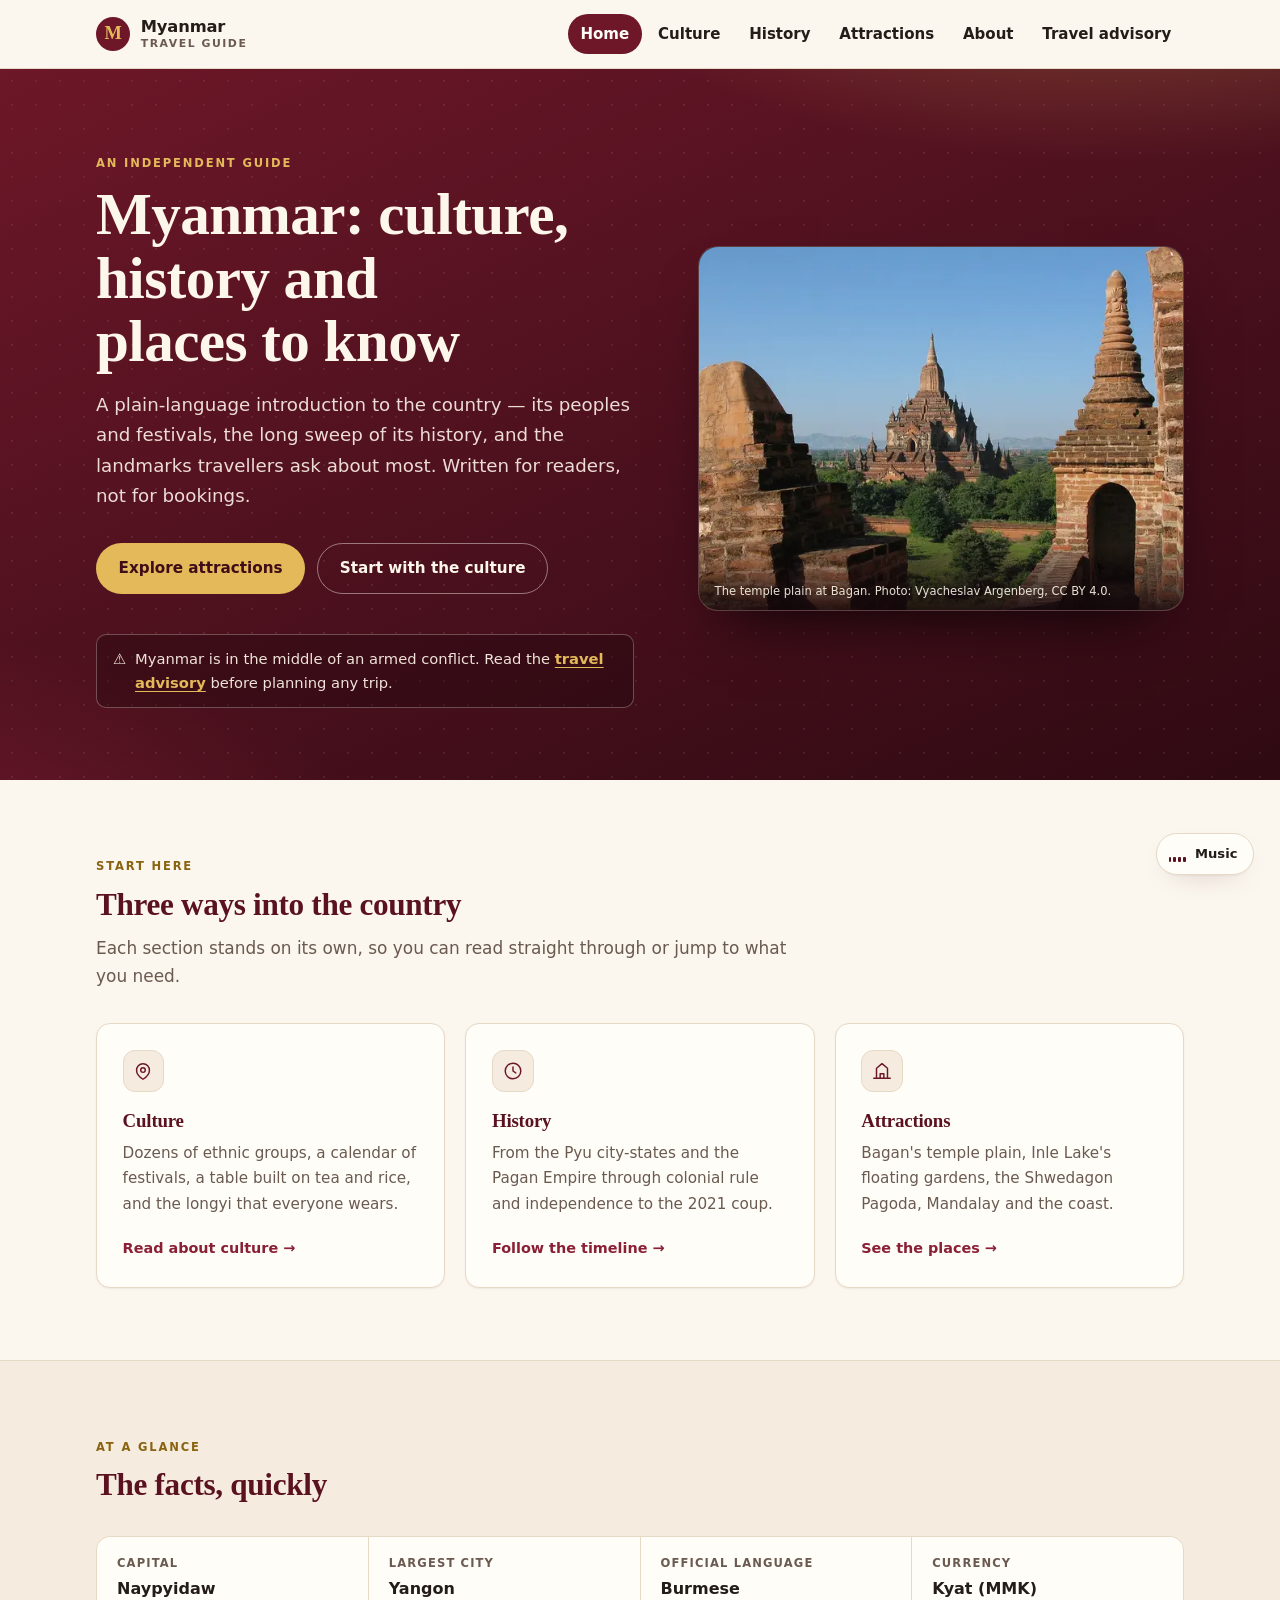
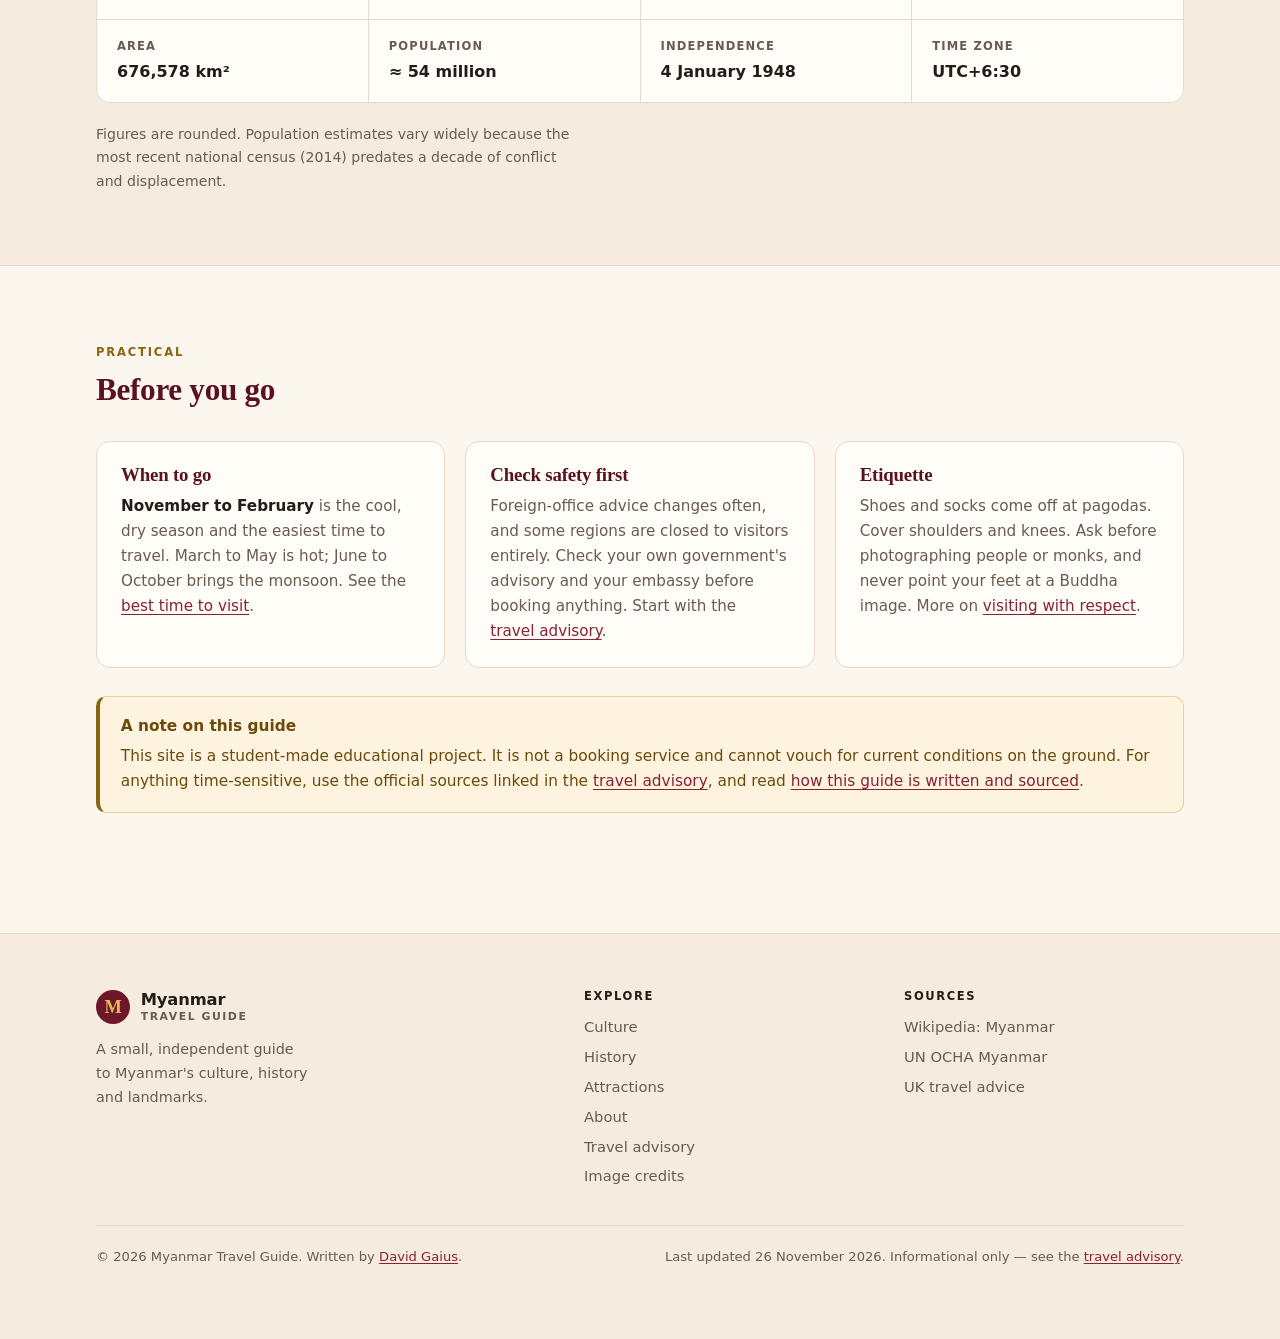
<file: index.html>
<!DOCTYPE html>
<html lang="en">
<head>
	<meta charset="UTF-8">
	<script>document.documentElement.classList.add('js');</script>
	<meta name="viewport" content="width=device-width, initial-scale=1.0">
	<title>Myanmar Travel Guide — culture, history and places to know</title>
	<meta name="description" content="An independent, plain-language guide to Myanmar: its peoples and festivals, its history from the Pyu city-states to today, and the landmarks travellers ask about most.">
	<link rel="canonical" href="https://myanmartravelguide.netlify.app/">
	<meta name="author" content="David Gaius">
	<meta name="robots" content="index, follow, max-image-preview:large">
	<meta name="theme-color" content="#fbf6ee" media="(prefers-color-scheme: light)">
	<meta name="theme-color" content="#141110" media="(prefers-color-scheme: dark)">

	<meta property="og:type" content="website">
	<meta property="og:site_name" content="Myanmar Travel Guide">
	<meta property="og:title" content="Myanmar Travel Guide">
	<meta property="og:description" content="An independent guide to Myanmar's culture, history and attractions — with a clear safety advisory.">
	<meta property="og:url" content="https://myanmartravelguide.netlify.app/">
	<meta property="og:locale" content="en_GB">
	<meta property="og:image" content="https://myanmartravelguide.netlify.app/assets/img/og/og-home.jpg">
	<meta property="og:image:width" content="1200">
	<meta property="og:image:height" content="630">
	<meta property="og:image:alt" content="Brick stupas and temple spires across the Bagan plain at sunrise.">
	<meta name="twitter:card" content="summary_large_image">
	<meta name="twitter:title" content="Myanmar Travel Guide">
	<meta name="twitter:description" content="An independent guide to Myanmar's culture, history and attractions — with a clear safety advisory.">
	<meta name="twitter:image" content="https://myanmartravelguide.netlify.app/assets/img/og/og-home.jpg">
	<meta name="twitter:image:alt" content="Brick stupas and temple spires across the Bagan plain at sunrise.">

	<link rel="icon" type="image/svg+xml" href="/favicon.svg">
	<link rel="apple-touch-icon" href="/favicon.svg">
	<link rel="stylesheet" href="/styles.css">
	<script src="/app.js" defer></script>
</head>
<body>
	<a class="skip-link" href="#main">Skip to content</a>

	<header class="site-header">
		<div class="wrap header-inner">
			<a class="brand" href="/">
				<span class="brand-mark" aria-hidden="true">M</span>
				<span class="brand-text">Myanmar <em>Travel Guide</em></span>
			</a>

			<button class="nav-toggle" type="button" aria-label="Open navigation" aria-controls="site-nav" aria-expanded="false">
				<span></span><span></span><span></span>
			</button>

			<nav class="site-nav" id="site-nav" aria-label="Main">
				<ul>
					<li><a href="/" aria-current="page">Home</a></li>
					<li><a href="/culture">Culture</a></li>
					<li><a href="/history">History</a></li>
					<li><a href="/attractions">Attractions</a></li>
					<li><a href="/about">About</a></li>
					<li><a href="/disclaimer">Travel advisory</a></li>
				</ul>
			</nav>
		</div>
	</header>

	<main id="main">
		<section class="hero">
			<div class="wrap hero-inner">
				<div class="hero-copy">
					<p class="eyebrow eyebrow--light">An independent guide</p>
					<h1>Myanmar: culture, history and places to know</h1>
					<p class="hero-lede">A plain-language introduction to the country — its peoples and festivals, the long sweep of its history, and the landmarks travellers ask about most. Written for readers, not for bookings.</p>
					<div class="hero-actions">
						<a class="btn btn-primary" href="/attractions">Explore attractions</a>
						<a class="btn btn-ghost" href="/culture">Start with the culture</a>
					</div>
					<p class="hero-note">
						<span aria-hidden="true">&#9888;</span>
						<span>Myanmar is in the middle of an armed conflict. Read the <a href="/disclaimer">travel advisory</a> before planning any trip.</span>
					</p>
				</div>

				<figure class="hero-figure">
					<picture>
						<source type="image/webp" srcset="/assets/img/bagan-hero-480.webp 480w, /assets/img/bagan-hero-800.webp 800w, /assets/img/bagan-hero-1200.webp 1200w" sizes="(max-width: 860px) 100vw, 48vw">
						<img src="/assets/img/bagan-hero.jpg" width="1600" height="899" alt="Brick stupas and temple spires spread across the Bagan plain." fetchpriority="high" decoding="async">
					</picture>
					<figcaption>The temple plain at Bagan. Photo: Vyacheslav Argenberg, CC BY 4.0.</figcaption>
				</figure>
			</div>
		</section>

		<section class="section" aria-labelledby="start-here">
			<div class="wrap">
				<div class="section-head">
					<p class="eyebrow">Start here</p>
					<h2 id="start-here">Three ways into the country</h2>
					<p class="lede">Each section stands on its own, so you can read straight through or jump to what you need.</p>
				</div>

				<div class="card-grid">
					<a class="card" href="/culture">
						<span class="card-icon" aria-hidden="true">
							<svg viewBox="0 0 24 24" width="22" height="22" fill="none" stroke="currentColor" stroke-width="1.6" stroke-linecap="round" stroke-linejoin="round"><path d="M12 21s-7-4.3-7-9.5A7 7 0 0 1 12 4a7 7 0 0 1 7 7.5C19 16.7 12 21 12 21z"/><circle cx="12" cy="11" r="2.5"/></svg>
						</span>
						<h3>Culture</h3>
						<p>Dozens of ethnic groups, a calendar of festivals, a table built on tea and rice, and the longyi that everyone wears.</p>
						<span class="card-more">Read about culture <span aria-hidden="true">&rarr;</span></span>
					</a>

					<a class="card" href="/history">
						<span class="card-icon" aria-hidden="true">
							<svg viewBox="0 0 24 24" width="22" height="22" fill="none" stroke="currentColor" stroke-width="1.6" stroke-linecap="round" stroke-linejoin="round"><circle cx="12" cy="12" r="8.5"/><path d="M12 7.5V12l3 2"/></svg>
						</span>
						<h3>History</h3>
						<p>From the Pyu city-states and the Pagan Empire through colonial rule and independence to the 2021 coup.</p>
						<span class="card-more">Follow the timeline <span aria-hidden="true">&rarr;</span></span>
					</a>

					<a class="card" href="/attractions">
						<span class="card-icon" aria-hidden="true">
							<svg viewBox="0 0 24 24" width="22" height="22" fill="none" stroke="currentColor" stroke-width="1.6" stroke-linecap="round" stroke-linejoin="round"><path d="M3 20h18M6 20V9l6-5 6 5v11"/><path d="M10 20v-5h4v5"/></svg>
						</span>
						<h3>Attractions</h3>
						<p>Bagan's temple plain, Inle Lake's floating gardens, the Shwedagon Pagoda, Mandalay and the coast.</p>
						<span class="card-more">See the places <span aria-hidden="true">&rarr;</span></span>
					</a>
				</div>
			</div>
		</section>

		<section class="section section--tint" aria-labelledby="glance">
			<div class="wrap">
				<div class="section-head">
					<p class="eyebrow">At a glance</p>
					<h2 id="glance">The facts, quickly</h2>
				</div>

				<dl class="facts">
					<div class="fact"><dt>Capital</dt><dd>Naypyidaw</dd></div>
					<div class="fact"><dt>Largest city</dt><dd>Yangon</dd></div>
					<div class="fact"><dt>Official language</dt><dd>Burmese</dd></div>
					<div class="fact"><dt>Currency</dt><dd>Kyat (MMK)</dd></div>
					<div class="fact"><dt>Area</dt><dd>676,578 km&sup2;</dd></div>
					<div class="fact"><dt>Population</dt><dd>&asymp; 54 million</dd></div>
					<div class="fact"><dt>Independence</dt><dd>4 January 1948</dd></div>
					<div class="fact"><dt>Time zone</dt><dd>UTC+6:30</dd></div>
				</dl>

				<p class="note">Figures are rounded. Population estimates vary widely because the most recent national census (2014) predates a decade of conflict and displacement.</p>
			</div>
		</section>

		<section class="section" aria-labelledby="before">
			<div class="wrap">
				<div class="section-head">
					<p class="eyebrow">Practical</p>
					<h2 id="before">Before you go</h2>
				</div>

				<div class="card-grid">
					<article class="panel">
						<h3>When to go</h3>
						<p><strong>November to February</strong> is the cool, dry season and the easiest time to travel. March to May is hot; June to October brings the monsoon. See the <a href="/attractions#when">best time to visit</a>.</p>
					</article>
					<article class="panel">
						<h3>Check safety first</h3>
						<p>Foreign-office advice changes often, and some regions are closed to visitors entirely. Check your own government's advisory and your embassy before booking anything. Start with the <a href="/disclaimer">travel advisory</a>.</p>
					</article>
					<article class="panel">
						<h3>Etiquette</h3>
						<p>Shoes and socks come off at pagodas. Cover shoulders and knees. Ask before photographing people or monks, and never point your feet at a Buddha image. More on <a href="/culture#etiquette">visiting with respect</a>.</p>
					</article>
				</div>

				<div class="callout callout--warn">
					<p class="callout-title">A note on this guide</p>
					<p>This site is a student-made educational project. It is not a booking service and cannot vouch for current conditions on the ground. For anything time-sensitive, use the official sources linked in the <a href="/disclaimer">travel advisory</a>, and read <a href="/about">how this guide is written and sourced</a>.</p>
				</div>
			</div>
		</section>
	</main>

	<footer class="site-footer">
		<div class="wrap">
			<div class="footer-grid">
				<div>
					<a class="brand" href="/">
						<span class="brand-mark" aria-hidden="true">M</span>
						<span class="brand-text">Myanmar <em>Travel Guide</em></span>
					</a>
					<p class="footer-blurb">A small, independent guide to Myanmar's culture, history and landmarks.</p>
				</div>

				<nav aria-label="Footer">
					<h2 class="footer-heading">Explore</h2>
					<ul class="footer-links">
						<li><a href="/culture">Culture</a></li>
						<li><a href="/history">History</a></li>
						<li><a href="/attractions">Attractions</a></li>
						<li><a href="/about">About</a></li>
						<li><a href="/disclaimer">Travel advisory</a></li>
						<li><a href="/credits">Image credits</a></li>
					</ul>
				</nav>

				<div>
					<h2 class="footer-heading">Sources</h2>
					<ul class="footer-links">
						<li><a href="https://en.wikipedia.org/wiki/Myanmar" target="_blank" rel="noopener noreferrer">Wikipedia: Myanmar</a></li>
						<li><a href="https://www.unocha.org/myanmar" target="_blank" rel="noopener noreferrer">UN OCHA Myanmar</a></li>
						<li><a href="https://www.gov.uk/foreign-travel-advice/myanmar" target="_blank" rel="noopener noreferrer">UK travel advice</a></li>
					</ul>
				</div>
			</div>

			<div class="footer-legal">
				<p>&copy; <span data-year>2026</span> Myanmar Travel Guide. Written by <a href="/about">David Gaius</a>.</p>
				<p>Last updated <time datetime="2026-11-26">26 November 2026</time>. Informational only &mdash; see the <a href="/disclaimer">travel advisory</a>.</p>
			</div>
		</div>
	</footer>

	<script type="application/ld+json">
	{
		"@context": "https://schema.org",
		"@graph": [
			{
				"@type": "Organization",
				"@id": "https://myanmartravelguide.netlify.app/#organization",
				"name": "Myanmar Travel Guide",
				"url": "https://myanmartravelguide.netlify.app/",
				"logo": "https://myanmartravelguide.netlify.app/favicon.svg",
				"description": "An independent, plain-language guide to Myanmar's culture, history and attractions."
			},
			{
				"@type": "Person",
				"@id": "https://myanmartravelguide.netlify.app/#author",
				"name": "David Gaius",
				"url": "https://github.com/davidtheimperial",
				"description": "Independent writer and the author of the Myanmar Travel Guide."
			},
			{
				"@type": "WebSite",
				"@id": "https://myanmartravelguide.netlify.app/#website",
				"url": "https://myanmartravelguide.netlify.app/",
				"name": "Myanmar Travel Guide",
				"inLanguage": "en",
				"description": "An independent guide to Myanmar's culture, history and attractions.",
				"publisher": { "@id": "https://myanmartravelguide.netlify.app/#organization" },
				"author": { "@id": "https://myanmartravelguide.netlify.app/#author" }
			},
			{
				"@type": "WebPage",
				"@id": "https://myanmartravelguide.netlify.app/#webpage",
				"url": "https://myanmartravelguide.netlify.app/",
				"name": "Myanmar Travel Guide — culture, history and places to know",
				"description": "An independent, plain-language guide to Myanmar: its peoples and festivals, its history, and the landmarks travellers ask about most.",
				"isPartOf": { "@id": "https://myanmartravelguide.netlify.app/#website" },
				"about": { "@id": "https://myanmartravelguide.netlify.app/#organization" },
				"inLanguage": "en",
				"datePublished": "2026-10-26",
				"dateModified": "2026-11-26"
			}
		]
	}
	</script>
	<button class="music-toggle" type="button" data-music-toggle aria-pressed="false" aria-label="Ambient music">
		<span class="music-toggle-bars" aria-hidden="true"><span></span><span></span><span></span><span></span></span>
		<span class="music-toggle-label" aria-hidden="true">Music</span>
	</button>
</body>
</html>
</file>
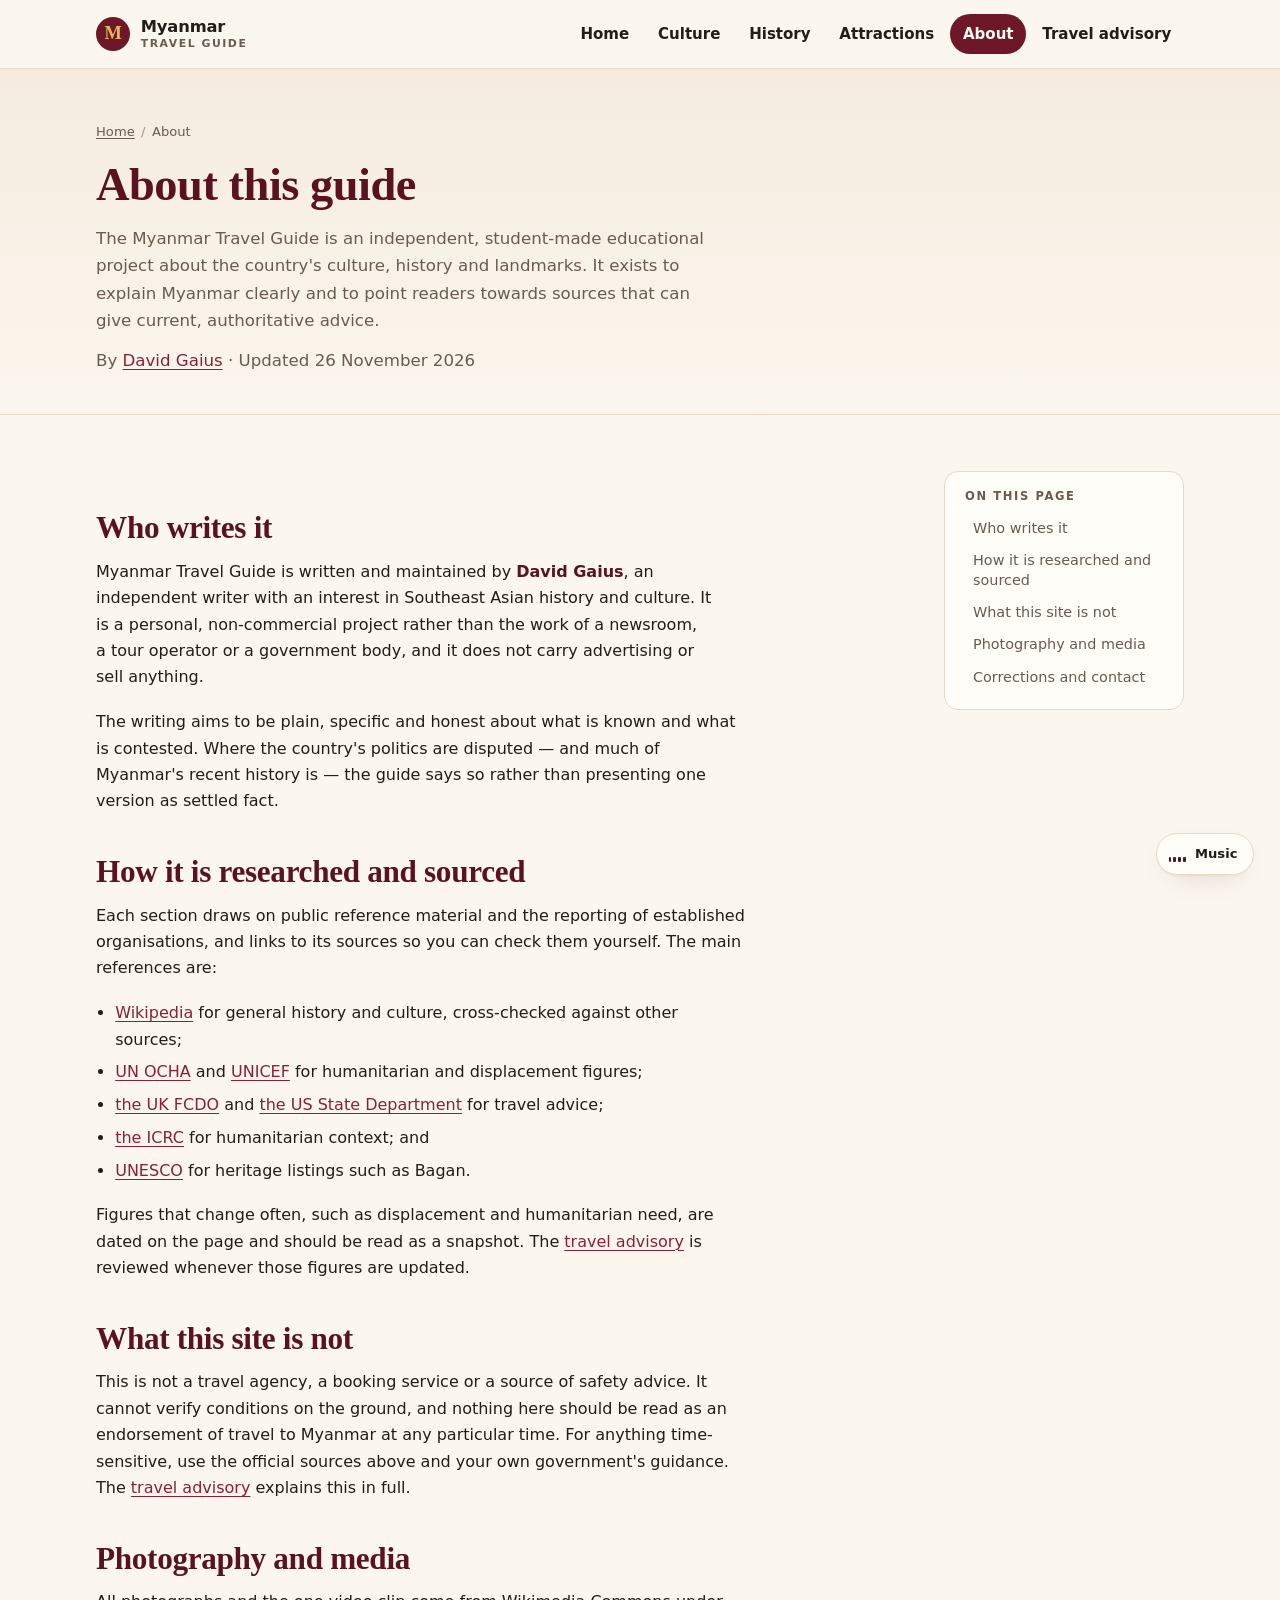
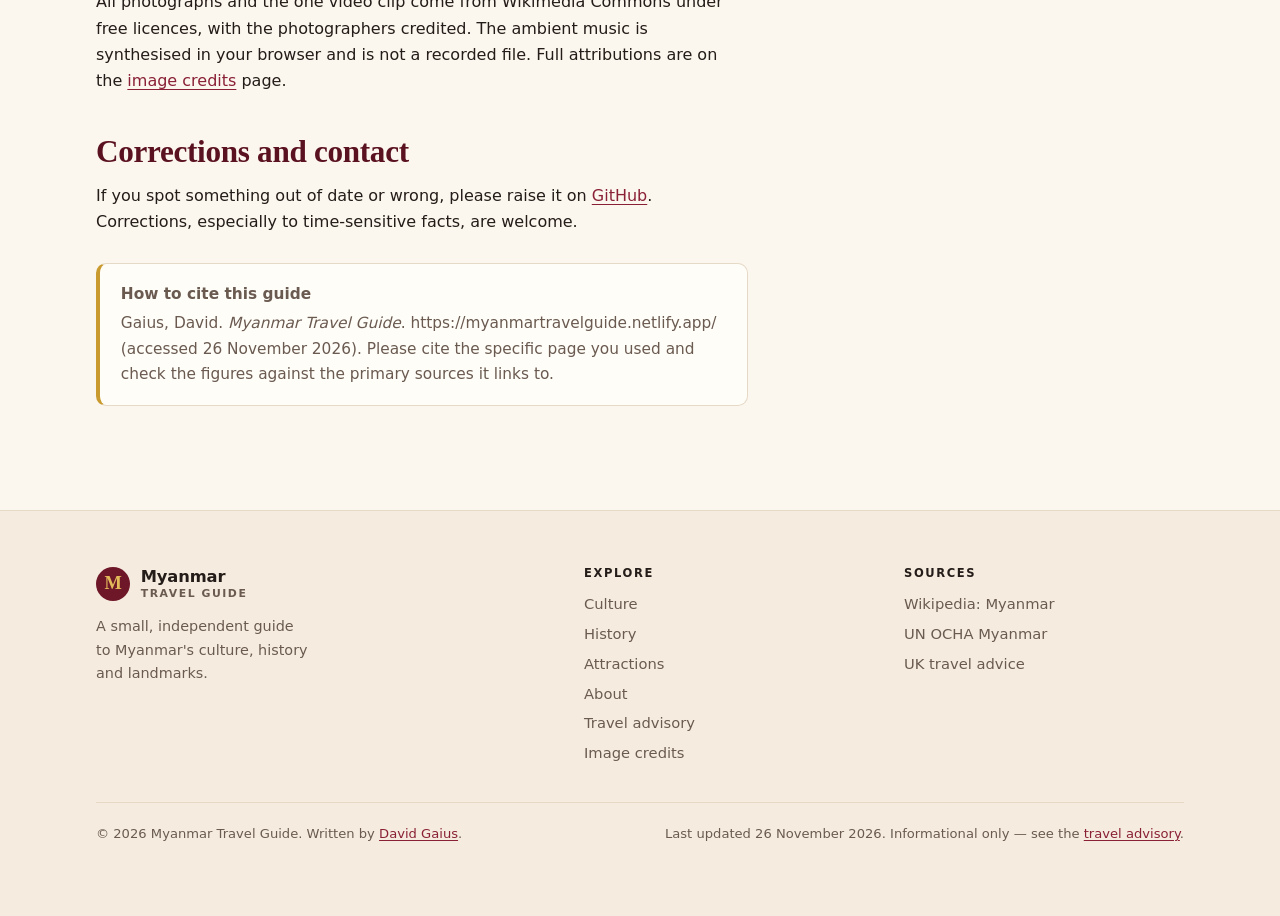
<file: about.html>
<!DOCTYPE html>
<html lang="en">
<head>
	<meta charset="UTF-8">
	<script>document.documentElement.classList.add('js');</script>
	<meta name="viewport" content="width=device-width, initial-scale=1.0">
	<title>About — who writes the Myanmar Travel Guide</title>
	<meta name="description" content="Who writes the Myanmar Travel Guide, how its content is researched and sourced, and how to cite it. An independent, student-made educational project about Myanmar.">
	<link rel="canonical" href="https://myanmartravelguide.netlify.app/about">
	<meta name="author" content="David Gaius">
	<meta name="robots" content="index, follow, max-image-preview:large">
	<meta name="theme-color" content="#fbf6ee" media="(prefers-color-scheme: light)">
	<meta name="theme-color" content="#141110" media="(prefers-color-scheme: dark)">

	<meta property="og:type" content="website">
	<meta property="og:site_name" content="Myanmar Travel Guide">
	<meta property="og:title" content="About the Myanmar Travel Guide">
	<meta property="og:description" content="Who writes this guide, how it is sourced, and how to cite it.">
	<meta property="og:url" content="https://myanmartravelguide.netlify.app/about">
	<meta property="og:locale" content="en_GB">
	<meta property="og:image" content="https://myanmartravelguide.netlify.app/assets/img/og/og-about.jpg">
	<meta property="og:image:width" content="1200">
	<meta property="og:image:height" content="630">
	<meta property="og:image:alt" content="About this guide — Myanmar Travel Guide.">
	<meta name="twitter:card" content="summary_large_image">
	<meta name="twitter:title" content="About the Myanmar Travel Guide">
	<meta name="twitter:description" content="Who writes this guide, how it is sourced, and how to cite it.">
	<meta name="twitter:image" content="https://myanmartravelguide.netlify.app/assets/img/og/og-about.jpg">
	<meta name="twitter:image:alt" content="About this guide — Myanmar Travel Guide.">

	<link rel="icon" type="image/svg+xml" href="/favicon.svg">
	<link rel="apple-touch-icon" href="/favicon.svg">
	<link rel="stylesheet" href="/styles.css">
	<script src="/app.js" defer></script>
</head>
<body>
	<a class="skip-link" href="#main">Skip to content</a>

	<header class="site-header">
		<div class="wrap header-inner">
			<a class="brand" href="/">
				<span class="brand-mark" aria-hidden="true">M</span>
				<span class="brand-text">Myanmar <em>Travel Guide</em></span>
			</a>

			<button class="nav-toggle" type="button" aria-label="Open navigation" aria-controls="site-nav" aria-expanded="false">
				<span></span><span></span><span></span>
			</button>

			<nav class="site-nav" id="site-nav" aria-label="Main">
				<ul>
					<li><a href="/">Home</a></li>
					<li><a href="/culture">Culture</a></li>
					<li><a href="/history">History</a></li>
					<li><a href="/attractions">Attractions</a></li>
					<li><a href="/about" aria-current="page">About</a></li>
					<li><a href="/disclaimer">Travel advisory</a></li>
				</ul>
			</nav>
		</div>
	</header>

	<main id="main">
		<div class="page-head">
			<div class="wrap">
				<nav class="breadcrumb" aria-label="Breadcrumb">
					<a href="/">Home</a>
					<span aria-hidden="true">/</span>
					<span>About</span>
				</nav>
				<h1>About this guide</h1>
				<p>The Myanmar Travel Guide is an independent, student-made educational project about the country's culture, history and landmarks. It exists to explain Myanmar clearly and to point readers towards sources that can give current, authoritative advice.</p>
				<p class="note">By <a href="https://github.com/davidtheimperial" target="_blank" rel="noopener noreferrer">David Gaius</a> &middot; Updated <time datetime="2026-11-26">26 November 2026</time></p>
			</div>
		</div>

		<div class="wrap with-toc">
			<article class="prose">
				<h2 id="who">Who writes it</h2>
				<p>Myanmar Travel Guide is written and maintained by <strong>David Gaius</strong>, an independent writer with an interest in Southeast Asian history and culture. It is a personal, non-commercial project rather than the work of a newsroom, a tour operator or a government body, and it does not carry advertising or sell anything.</p>
				<p>The writing aims to be plain, specific and honest about what is known and what is contested. Where the country's politics are disputed &mdash; and much of Myanmar's recent history is &mdash; the guide says so rather than presenting one version as settled fact.</p>

				<h2 id="sourcing">How it is researched and sourced</h2>
				<p>Each section draws on public reference material and the reporting of established organisations, and links to its sources so you can check them yourself. The main references are:</p>
				<ul>
					<li><a href="https://en.wikipedia.org/wiki/Myanmar" target="_blank" rel="noopener noreferrer">Wikipedia</a> for general history and culture, cross-checked against other sources;</li>
					<li><a href="https://www.unocha.org/myanmar" target="_blank" rel="noopener noreferrer">UN OCHA</a> and <a href="https://www.unicef.org/myanmar" target="_blank" rel="noopener noreferrer">UNICEF</a> for humanitarian and displacement figures;</li>
					<li><a href="https://www.gov.uk/foreign-travel-advice/myanmar" target="_blank" rel="noopener noreferrer">the UK FCDO</a> and <a href="https://travel.state.gov/content/travel/en/international-travel/International-Travel-Country-Information-Pages/Burma.html" target="_blank" rel="noopener noreferrer">the US State Department</a> for travel advice;</li>
					<li><a href="https://www.icrc.org/en/where-we-work/myanmar" target="_blank" rel="noopener noreferrer">the ICRC</a> for humanitarian context; and</li>
					<li><a href="https://whc.unesco.org/en/stateparties/mm" target="_blank" rel="noopener noreferrer">UNESCO</a> for heritage listings such as Bagan.</li>
				</ul>
				<p>Figures that change often, such as displacement and humanitarian need, are dated on the page and should be read as a snapshot. The <a href="/disclaimer">travel advisory</a> is reviewed whenever those figures are updated.</p>

				<h2 id="what-it-is-not">What this site is not</h2>
				<p>This is not a travel agency, a booking service or a source of safety advice. It cannot verify conditions on the ground, and nothing here should be read as an endorsement of travel to Myanmar at any particular time. For anything time-sensitive, use the official sources above and your own government's guidance. The <a href="/disclaimer">travel advisory</a> explains this in full.</p>

				<h2 id="media">Photography and media</h2>
				<p>All photographs and the one video clip come from Wikimedia Commons under free licences, with the photographers credited. The ambient music is synthesised in your browser and is not a recorded file. Full attributions are on the <a href="/credits">image credits</a> page.</p>

				<h2 id="corrections">Corrections and contact</h2>
				<p>If you spot something out of date or wrong, please raise it on <a href="https://github.com/davidtheimperial" target="_blank" rel="noopener noreferrer">GitHub</a>. Corrections, especially to time-sensitive facts, are welcome.</p>

				<div class="callout">
					<p class="callout-title">How to cite this guide</p>
					<p>Gaius, David. <em>Myanmar Travel Guide</em>. https://myanmartravelguide.netlify.app/ (accessed <time datetime="2026-11-26">26 November 2026</time>). Please cite the specific page you used and check the figures against the primary sources it links to.</p>
				</div>
			</article>

			<aside class="toc" aria-labelledby="toc-title">
				<h2 id="toc-title">On this page</h2>
				<ol>
					<li><a href="#who">Who writes it</a></li>
					<li><a href="#sourcing">How it is researched and sourced</a></li>
					<li><a href="#what-it-is-not">What this site is not</a></li>
					<li><a href="#media">Photography and media</a></li>
					<li><a href="#corrections">Corrections and contact</a></li>
				</ol>
			</aside>
		</div>
	</main>

	<footer class="site-footer">
		<div class="wrap">
			<div class="footer-grid">
				<div>
					<a class="brand" href="/">
						<span class="brand-mark" aria-hidden="true">M</span>
						<span class="brand-text">Myanmar <em>Travel Guide</em></span>
					</a>
					<p class="footer-blurb">A small, independent guide to Myanmar's culture, history and landmarks.</p>
				</div>

				<nav aria-label="Footer">
					<h2 class="footer-heading">Explore</h2>
					<ul class="footer-links">
						<li><a href="/culture">Culture</a></li>
						<li><a href="/history">History</a></li>
						<li><a href="/attractions">Attractions</a></li>
						<li><a href="/about">About</a></li>
						<li><a href="/disclaimer">Travel advisory</a></li>
						<li><a href="/credits">Image credits</a></li>
					</ul>
				</nav>

				<div>
					<h2 class="footer-heading">Sources</h2>
					<ul class="footer-links">
						<li><a href="https://en.wikipedia.org/wiki/Myanmar" target="_blank" rel="noopener noreferrer">Wikipedia: Myanmar</a></li>
						<li><a href="https://www.unocha.org/myanmar" target="_blank" rel="noopener noreferrer">UN OCHA Myanmar</a></li>
						<li><a href="https://www.gov.uk/foreign-travel-advice/myanmar" target="_blank" rel="noopener noreferrer">UK travel advice</a></li>
					</ul>
				</div>
			</div>

			<div class="footer-legal">
				<p>&copy; <span data-year>2026</span> Myanmar Travel Guide. Written by <a href="/about">David Gaius</a>.</p>
				<p>Last updated <time datetime="2026-11-26">26 November 2026</time>. Informational only &mdash; see the <a href="/disclaimer">travel advisory</a>.</p>
			</div>
		</div>
	</footer>

	<script type="application/ld+json">
	{
		"@context": "https://schema.org",
		"@graph": [
			{
				"@type": "Organization",
				"@id": "https://myanmartravelguide.netlify.app/#organization",
				"name": "Myanmar Travel Guide",
				"url": "https://myanmartravelguide.netlify.app/",
				"logo": "https://myanmartravelguide.netlify.app/favicon.svg",
				"founder": { "@id": "https://myanmartravelguide.netlify.app/#author" }
			},
			{
				"@type": "Person",
				"@id": "https://myanmartravelguide.netlify.app/#author",
				"name": "David Gaius",
				"url": "https://github.com/davidtheimperial",
				"sameAs": ["https://github.com/davidtheimperial"],
				"description": "Independent writer and the author of the Myanmar Travel Guide."
			},
			{
				"@type": "BreadcrumbList",
				"itemListElement": [
					{ "@type": "ListItem", "position": 1, "name": "Home", "item": "https://myanmartravelguide.netlify.app/" },
					{ "@type": "ListItem", "position": 2, "name": "About", "item": "https://myanmartravelguide.netlify.app/about" }
				]
			},
			{
				"@type": "AboutPage",
				"@id": "https://myanmartravelguide.netlify.app/about#webpage",
				"url": "https://myanmartravelguide.netlify.app/about",
				"name": "About the Myanmar Travel Guide",
				"description": "Who writes the Myanmar Travel Guide, how its content is researched and sourced, and how to cite it.",
				"isPartOf": { "@id": "https://myanmartravelguide.netlify.app/#website" },
				"about": { "@id": "https://myanmartravelguide.netlify.app/#author" },
				"inLanguage": "en",
				"datePublished": "2026-10-26",
				"dateModified": "2026-11-26"
			}
		]
	}
	</script>
	<button class="music-toggle" type="button" data-music-toggle aria-pressed="false" aria-label="Ambient music">
		<span class="music-toggle-bars" aria-hidden="true"><span></span><span></span><span></span><span></span></span>
		<span class="music-toggle-label" aria-hidden="true">Music</span>
	</button>
</body>
</html>
</file>
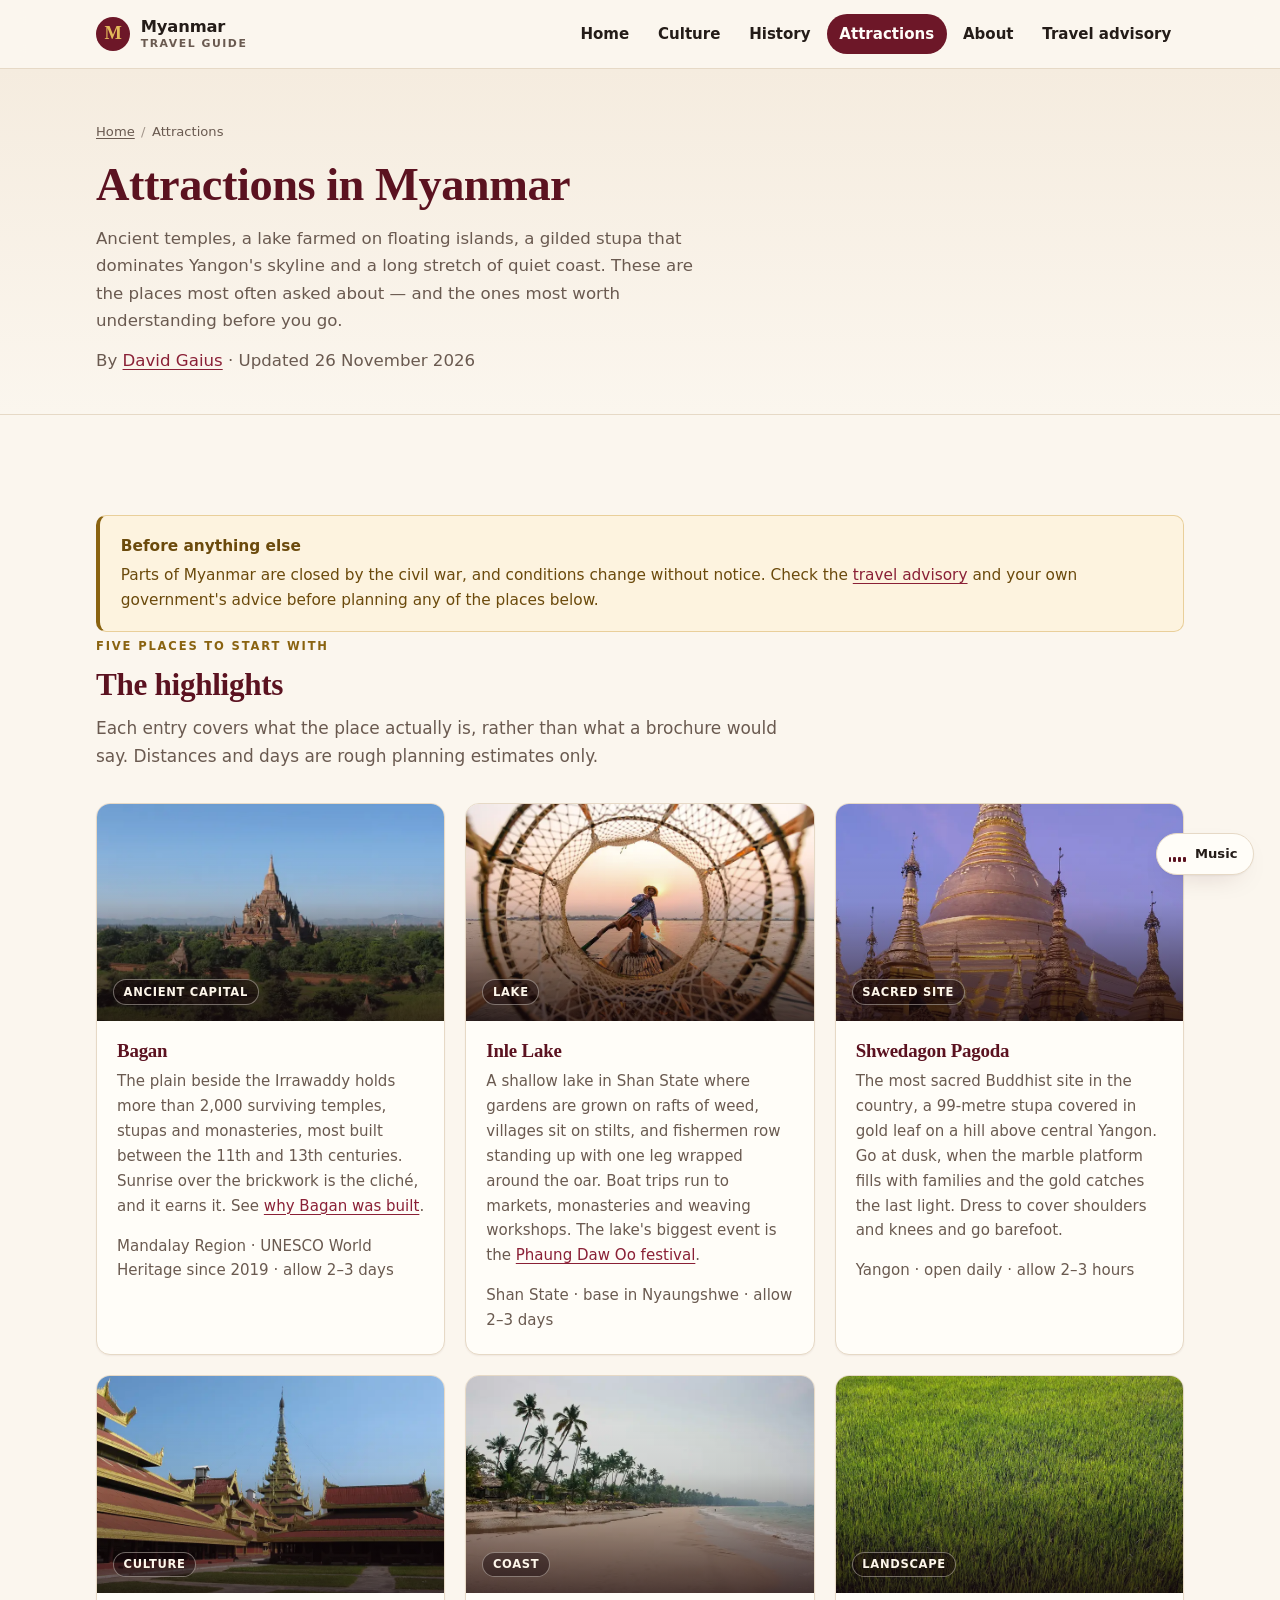
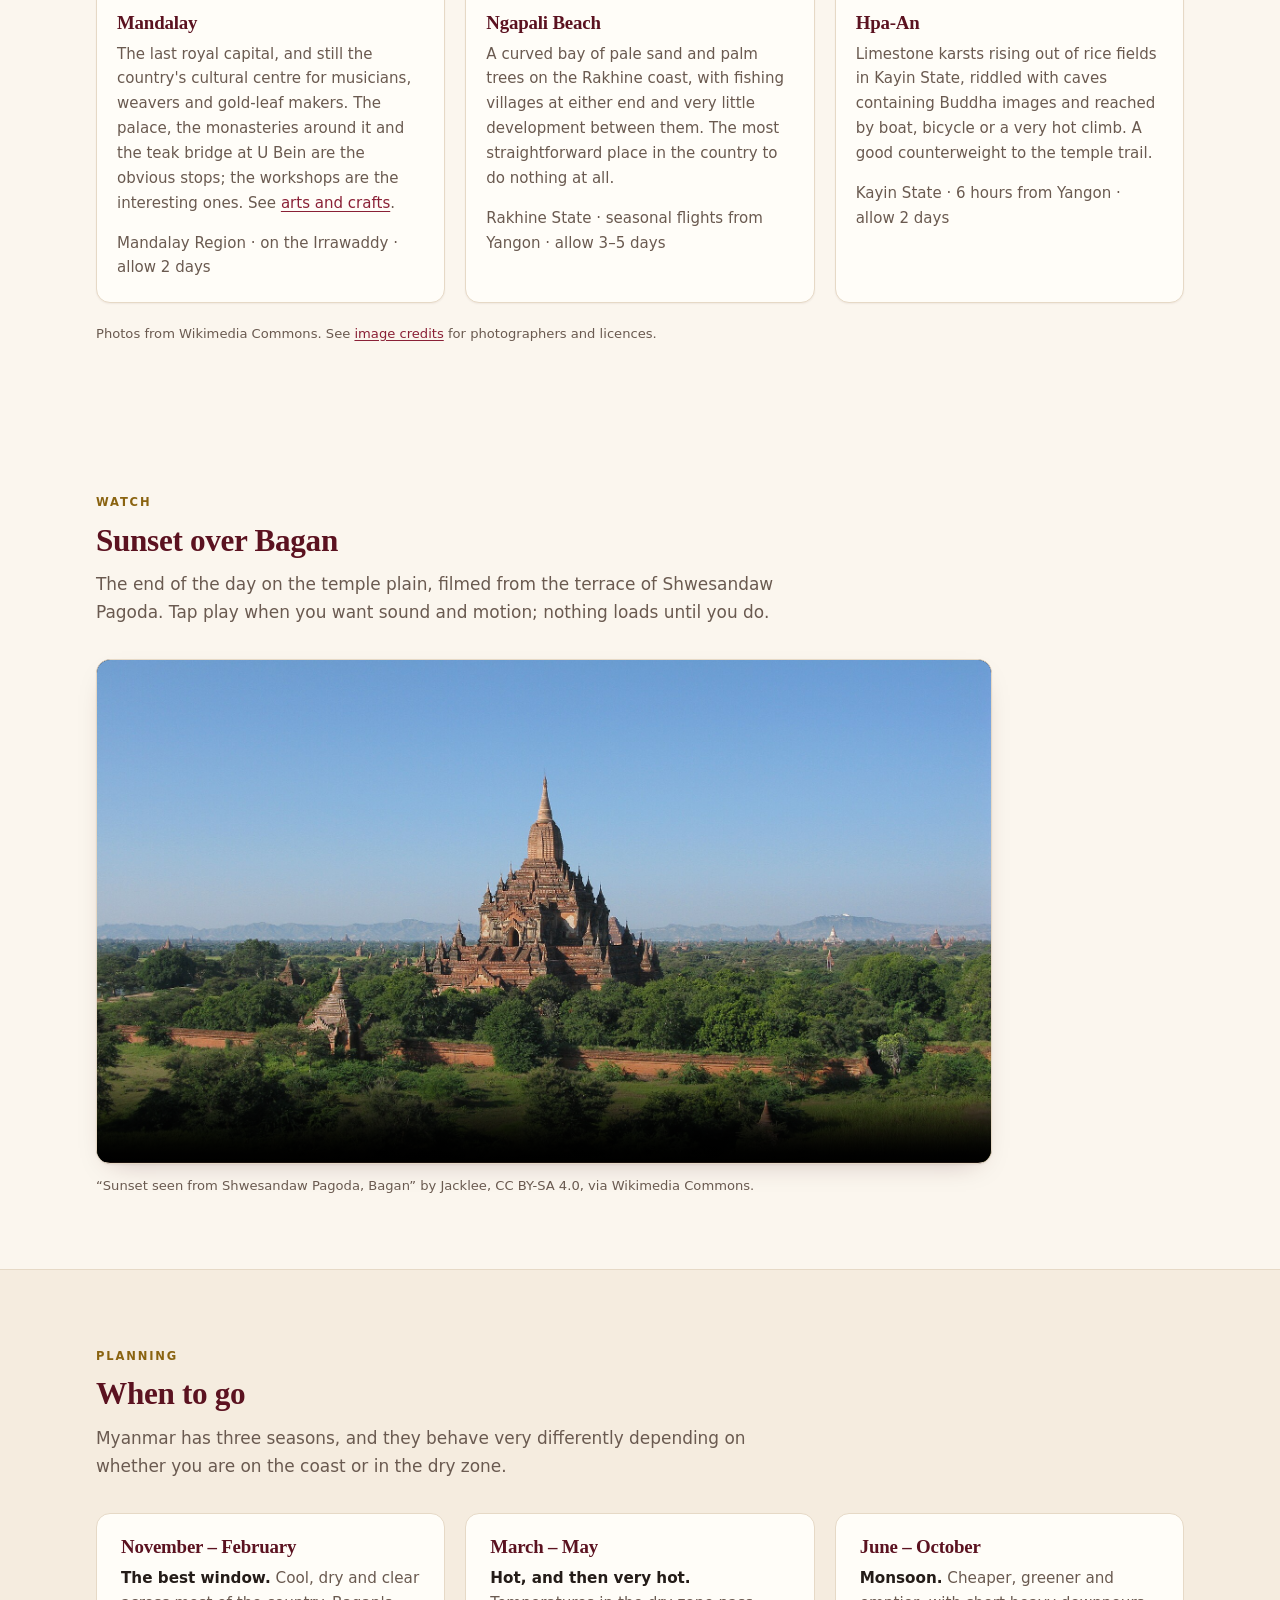
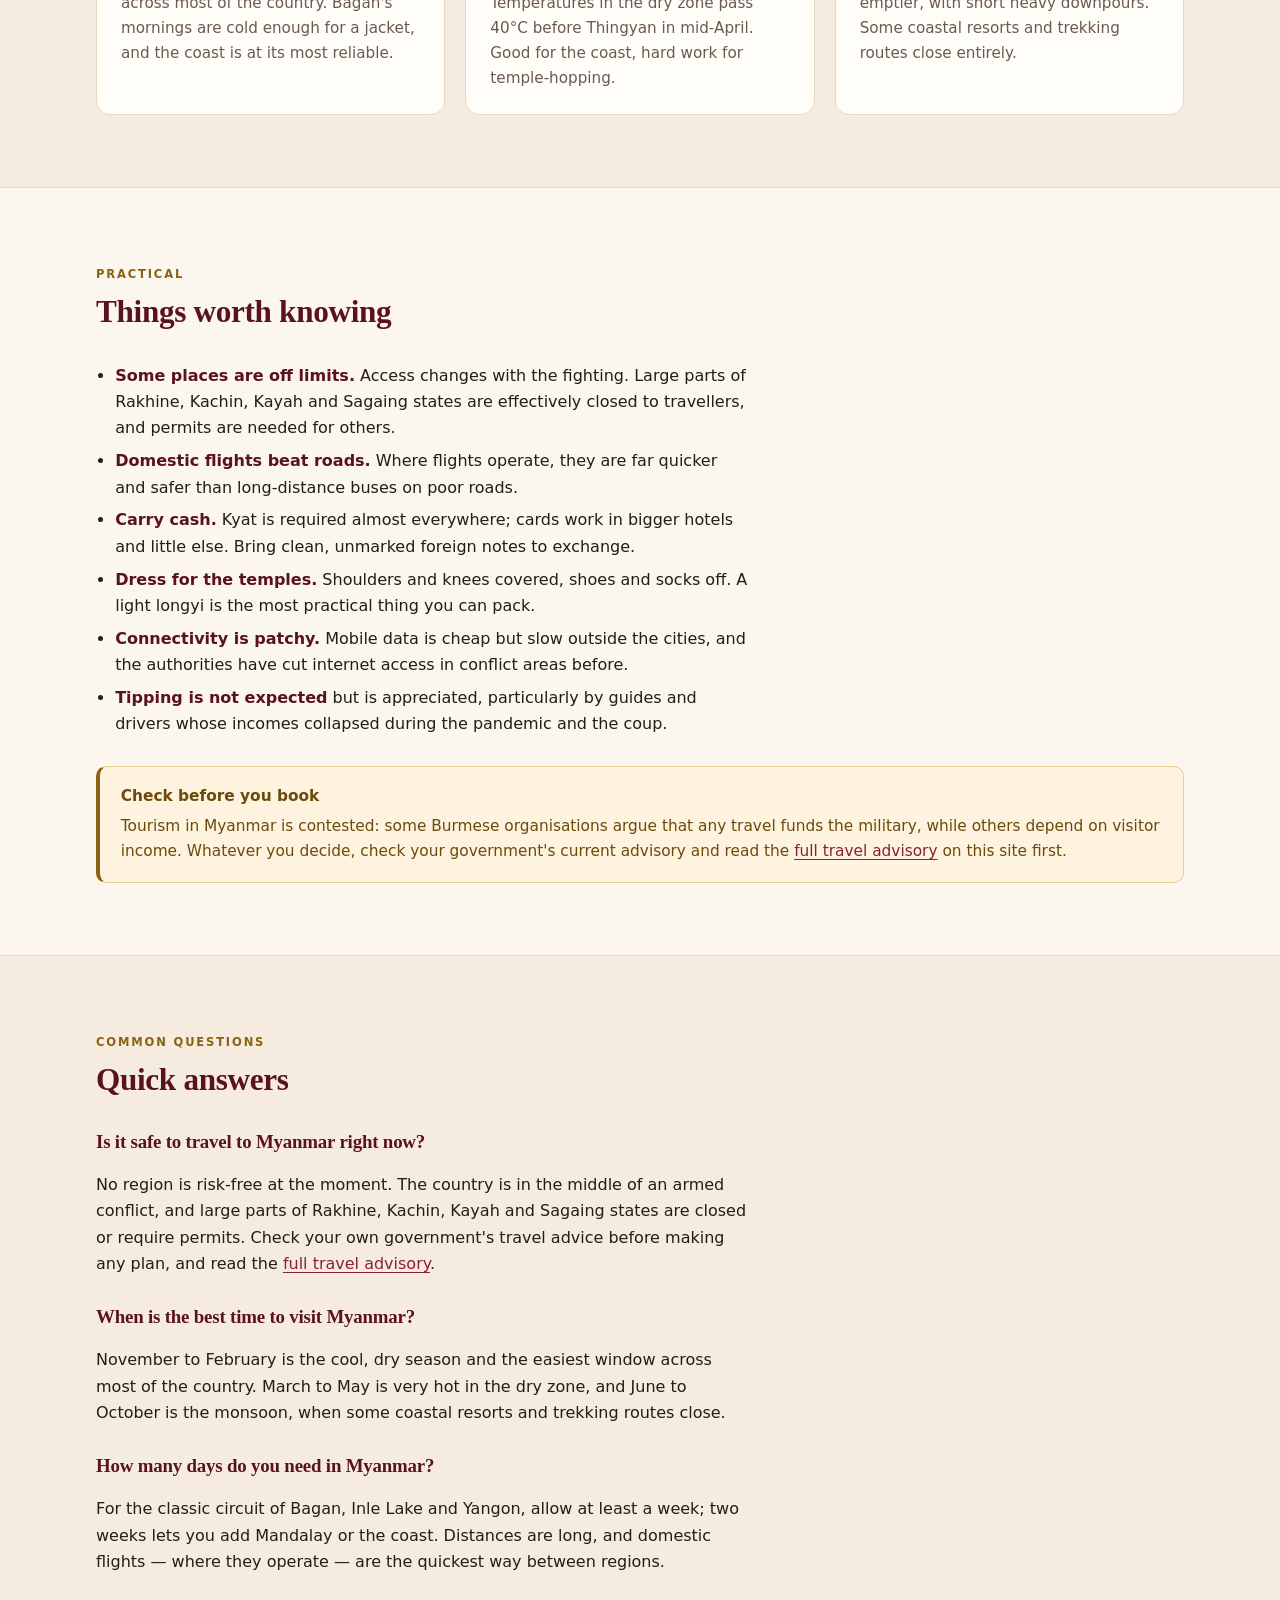
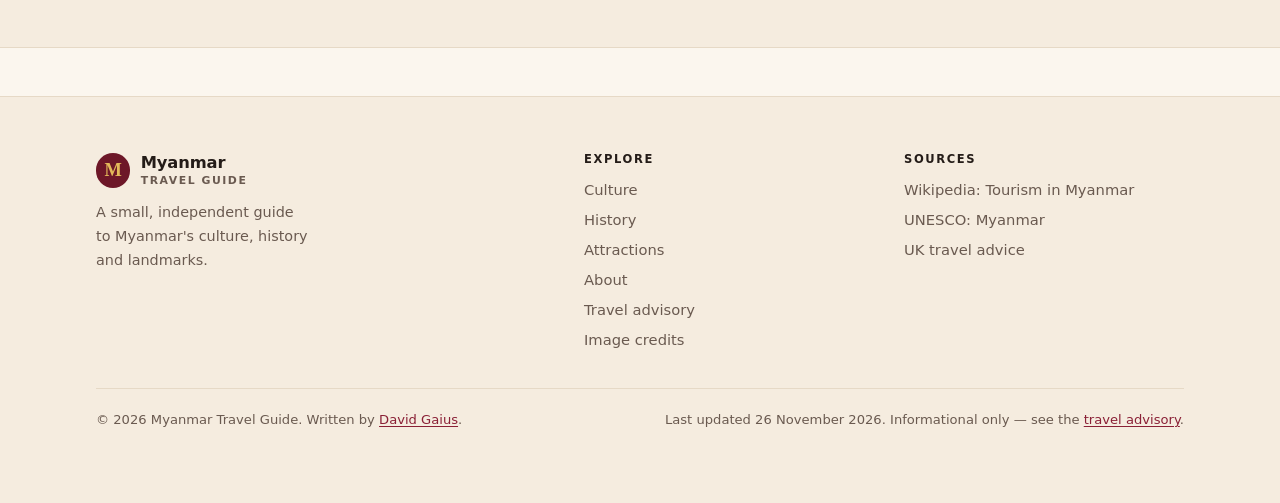
<file: attractions.html>
<!DOCTYPE html>
<html lang="en">
<head>
	<meta charset="UTF-8">
	<script>document.documentElement.classList.add('js');</script>
	<meta name="viewport" content="width=device-width, initial-scale=1.0">
	<title>Attractions in Myanmar — Bagan, Inle Lake, Shwedagon and more</title>
	<meta name="description" content="The landmarks travellers ask about most in Myanmar: Bagan's temple plain, Inle Lake, the Shwedagon Pagoda, Mandalay and Ngapali Beach, plus the best time to go and practical safety notes.">
	<link rel="canonical" href="https://myanmartravelguide.netlify.app/attractions">
	<meta name="author" content="David Gaius">
	<meta name="robots" content="index, follow, max-image-preview:large">
	<meta name="theme-color" content="#fbf6ee" media="(prefers-color-scheme: light)">
	<meta name="theme-color" content="#141110" media="(prefers-color-scheme: dark)">

	<meta property="og:type" content="article">
	<meta property="og:site_name" content="Myanmar Travel Guide">
	<meta property="og:title" content="Attractions in Myanmar">
	<meta property="og:description" content="Bagan, Inle Lake, the Shwedagon Pagoda, Mandalay and Ngapali Beach — what they are and when to go.">
	<meta property="og:url" content="https://myanmartravelguide.netlify.app/attractions">
	<meta property="og:locale" content="en_GB">
	<meta property="og:image" content="https://myanmartravelguide.netlify.app/assets/img/og/og-attractions.jpg">
	<meta property="og:image:width" content="1200">
	<meta property="og:image:height" content="630">
	<meta property="og:image:alt" content="Sulamani Temple rising above the brick temples of the Bagan plain.">
	<meta name="twitter:card" content="summary_large_image">
	<meta name="twitter:title" content="Attractions in Myanmar">
	<meta name="twitter:description" content="Bagan, Inle Lake, the Shwedagon Pagoda, Mandalay and Ngapali Beach — what they are and when to go.">
	<meta name="twitter:image" content="https://myanmartravelguide.netlify.app/assets/img/og/og-attractions.jpg">
	<meta name="twitter:image:alt" content="Sulamani Temple rising above the brick temples of the Bagan plain.">

	<link rel="icon" type="image/svg+xml" href="/favicon.svg">
	<link rel="apple-touch-icon" href="/favicon.svg">
	<link rel="stylesheet" href="/styles.css">
	<script src="/app.js" defer></script>
</head>
<body>
	<a class="skip-link" href="#main">Skip to content</a>

	<header class="site-header">
		<div class="wrap header-inner">
			<a class="brand" href="/">
				<span class="brand-mark" aria-hidden="true">M</span>
				<span class="brand-text">Myanmar <em>Travel Guide</em></span>
			</a>

			<button class="nav-toggle" type="button" aria-label="Open navigation" aria-controls="site-nav" aria-expanded="false">
				<span></span><span></span><span></span>
			</button>

			<nav class="site-nav" id="site-nav" aria-label="Main">
				<ul>
					<li><a href="/">Home</a></li>
					<li><a href="/culture">Culture</a></li>
					<li><a href="/history">History</a></li>
					<li><a href="/attractions" aria-current="page">Attractions</a></li>
					<li><a href="/about">About</a></li>
					<li><a href="/disclaimer">Travel advisory</a></li>
				</ul>
			</nav>
		</div>
	</header>

	<main id="main">
		<div class="page-head">
			<div class="wrap">
				<nav class="breadcrumb" aria-label="Breadcrumb">
					<a href="/">Home</a>
					<span aria-hidden="true">/</span>
					<span>Attractions</span>
				</nav>
				<h1>Attractions in Myanmar</h1>
				<p>Ancient temples, a lake farmed on floating islands, a gilded stupa that dominates Yangon's skyline and a long stretch of quiet coast. These are the places most often asked about &mdash; and the ones most worth understanding before you go.</p>
				<p class="note">By <a href="/about">David Gaius</a> &middot; Updated <time datetime="2026-11-26">26 November 2026</time></p>
			</div>
		</div>

		<section class="section" aria-labelledby="places">
			<div class="wrap">
				<div class="callout callout--warn">
					<p class="callout-title">Before anything else</p>
					<p>Parts of Myanmar are closed by the civil war, and conditions change without notice. Check the <a href="/disclaimer">travel advisory</a> and your own government's advice before planning any of the places below.</p>
				</div>

				<div class="section-head">
					<p class="eyebrow">Five places to start with</p>
					<h2 id="places">The highlights</h2>
					<p class="lede">Each entry covers what the place actually is, rather than what a brochure would say. Distances and days are rough planning estimates only.</p>
				</div>

				<div class="place-grid">
					<article class="place">
						<div class="place-media">
							<picture>
								<source type="image/webp" srcset="/assets/img/bagan-480.webp 480w, /assets/img/bagan-800.webp 800w, /assets/img/bagan-1200.webp 1200w" sizes="(max-width: 720px) 100vw, 40vw">
								<img src="/assets/img/bagan.jpg" width="1600" height="900" alt="Sulamani Temple rising above the brick temples of the Bagan plain." loading="lazy" decoding="async">
							</picture>
							<span class="tag">Ancient capital</span>
						</div>
						<div class="place-body">
							<h3>Bagan</h3>
							<p>The plain beside the Irrawaddy holds more than 2,000 surviving temples, stupas and monasteries, most built between the 11th and 13th centuries. Sunrise over the brickwork is the cliché, and it earns it. See <a href="/history#pagan">why Bagan was built</a>.</p>
							<p class="place-meta">Mandalay Region &middot; UNESCO World Heritage since 2019 &middot; allow 2&ndash;3 days</p>
						</div>
					</article>

					<article class="place">
						<div class="place-media">
							<picture>
								<source type="image/webp" srcset="/assets/img/inle-480.webp 480w, /assets/img/inle-800.webp 800w, /assets/img/inle-1200.webp 1200w" sizes="(max-width: 720px) 100vw, 40vw">
								<img src="/assets/img/inle.jpg" width="1600" height="1067" alt="A fisherman rowing a wooden boat with one leg on Inle Lake." loading="lazy" decoding="async">
							</picture>
							<span class="tag">Lake</span>
						</div>
						<div class="place-body">
							<h3>Inle Lake</h3>
							<p>A shallow lake in Shan State where gardens are grown on rafts of weed, villages sit on stilts, and fishermen row standing up with one leg wrapped around the oar. Boat trips run to markets, monasteries and weaving workshops. The lake's biggest event is the <a href="/culture#festivals">Phaung Daw Oo festival</a>.</p>
							<p class="place-meta">Shan State &middot; base in Nyaungshwe &middot; allow 2&ndash;3 days</p>
						</div>
					</article>

					<article class="place">
						<div class="place-media">
							<picture>
								<source type="image/webp" srcset="/assets/img/shwedagon-480.webp 480w, /assets/img/shwedagon-800.webp 800w, /assets/img/shwedagon-1200.webp 1200w" sizes="(max-width: 720px) 100vw, 40vw">
								<img src="/assets/img/shwedagon.jpg" width="1600" height="2368" alt="The gilded Shwedagon Pagoda in Yangon." loading="lazy" decoding="async">
							</picture>
							<span class="tag">Sacred site</span>
						</div>
						<div class="place-body">
							<h3>Shwedagon Pagoda</h3>
							<p>The most sacred Buddhist site in the country, a 99-metre stupa covered in gold leaf on a hill above central Yangon. Go at dusk, when the marble platform fills with families and the gold catches the last light. Dress to cover shoulders and knees and go barefoot.</p>
							<p class="place-meta">Yangon &middot; open daily &middot; allow 2&ndash;3 hours</p>
						</div>
					</article>

					<article class="place">
						<div class="place-media">
							<picture>
								<source type="image/webp" srcset="/assets/img/mandalay-480.webp 480w, /assets/img/mandalay-800.webp 800w, /assets/img/mandalay-1200.webp 1200w" sizes="(max-width: 720px) 100vw, 40vw">
								<img src="/assets/img/mandalay.jpg" width="1600" height="1200" alt="The moat and palace buildings at Mandalay." loading="lazy" decoding="async">
							</picture>
							<span class="tag">Culture</span>
						</div>
						<div class="place-body">
							<h3>Mandalay</h3>
							<p>The last royal capital, and still the country's cultural centre for musicians, weavers and gold-leaf makers. The palace, the monasteries around it and the teak bridge at U Bein are the obvious stops; the workshops are the interesting ones. See <a href="/culture#crafts">arts and crafts</a>.</p>
							<p class="place-meta">Mandalay Region &middot; on the Irrawaddy &middot; allow 2 days</p>
						</div>
					</article>

					<article class="place">
						<div class="place-media">
							<picture>
								<source type="image/webp" srcset="/assets/img/ngapali-480.webp 480w, /assets/img/ngapali-800.webp 800w, /assets/img/ngapali-1200.webp 1200w" sizes="(max-width: 720px) 100vw, 40vw">
								<img src="/assets/img/ngapali.jpg" width="1600" height="1067" alt="Palm trees and pale sand along Ngapali Beach." loading="lazy" decoding="async">
							</picture>
							<span class="tag">Coast</span>
						</div>
						<div class="place-body">
							<h3>Ngapali Beach</h3>
							<p>A curved bay of pale sand and palm trees on the Rakhine coast, with fishing villages at either end and very little development between them. The most straightforward place in the country to do nothing at all.</p>
							<p class="place-meta">Rakhine State &middot; seasonal flights from Yangon &middot; allow 3&ndash;5 days</p>
						</div>
					</article>

					<article class="place">
						<div class="place-media">
							<picture>
								<source type="image/webp" srcset="/assets/img/hpa-an-480.webp 480w, /assets/img/hpa-an-800.webp 800w, /assets/img/hpa-an-1200.webp 1200w" sizes="(max-width: 720px) 100vw, 40vw">
								<img src="/assets/img/hpa-an.jpg" width="1600" height="1067" alt="Limestone karsts and rice fields around Hpa-An." loading="lazy" decoding="async">
							</picture>
							<span class="tag">Landscape</span>
						</div>
						<div class="place-body">
							<h3>Hpa-An</h3>
							<p>Limestone karsts rising out of rice fields in Kayin State, riddled with caves containing Buddha images and reached by boat, bicycle or a very hot climb. A good counterweight to the temple trail.</p>
							<p class="place-meta">Kayin State &middot; 6 hours from Yangon &middot; allow 2 days</p>
						</div>
					</article>
				</div>

				<p class="media-credit">Photos from Wikimedia Commons. See <a href="/credits">image credits</a> for photographers and licences.</p>
			</div>
		</section>

		<section class="section" aria-labelledby="bagan-film">
			<div class="wrap">
				<div class="section-head">
					<p class="eyebrow">Watch</p>
					<h2 id="bagan-film">Sunset over Bagan</h2>
					<p class="lede">The end of the day on the temple plain, filmed from the terrace of Shwesandaw Pagoda. Tap play when you want sound and motion; nothing loads until you do.</p>
				</div>

				<figure class="video-figure">
					<video controls preload="none" playsinline poster="/assets/img/bagan.jpg" width="1920" height="1080">
						<source src="/assets/video/bagan-sunset.webm" type="video/webm">
						Your browser does not support the video element. <a href="/assets/video/bagan-sunset.webm">Download the clip</a> instead.
					</video>
					<figcaption>&ldquo;Sunset seen from Shwesandaw Pagoda, Bagan&rdquo; by Jacklee, CC BY-SA 4.0, via Wikimedia Commons.</figcaption>
				</figure>
			</div>
		</section>

		<section class="section section--tint" aria-labelledby="when">
			<div class="wrap">
				<div class="section-head">
					<p class="eyebrow">Planning</p>
					<h2 id="when">When to go</h2>
					<p class="lede">Myanmar has three seasons, and they behave very differently depending on whether you are on the coast or in the dry zone.</p>
				</div>

				<div class="card-grid">
					<article class="panel">
						<h3>November &ndash; February</h3>
						<p><strong>The best window.</strong> Cool, dry and clear across most of the country. Bagan's mornings are cold enough for a jacket, and the coast is at its most reliable.</p>
					</article>
					<article class="panel">
						<h3>March &ndash; May</h3>
						<p><strong>Hot, and then very hot.</strong> Temperatures in the dry zone pass 40&deg;C before Thingyan in mid-April. Good for the coast, hard work for temple-hopping.</p>
					</article>
					<article class="panel">
						<h3>June &ndash; October</h3>
						<p><strong>Monsoon.</strong> Cheaper, greener and emptier, with short heavy downpours. Some coastal resorts and trekking routes close entirely.</p>
					</article>
				</div>
			</div>
		</section>

		<section class="section" aria-labelledby="practical">
			<div class="wrap">
				<div class="section-head">
					<p class="eyebrow">Practical</p>
					<h2 id="practical">Things worth knowing</h2>
				</div>

				<div class="prose">
					<ul>
						<li><strong>Some places are off limits.</strong> Access changes with the fighting. Large parts of Rakhine, Kachin, Kayah and Sagaing states are effectively closed to travellers, and permits are needed for others.</li>
						<li><strong>Domestic flights beat roads.</strong> Where flights operate, they are far quicker and safer than long-distance buses on poor roads.</li>
						<li><strong>Carry cash.</strong> Kyat is required almost everywhere; cards work in bigger hotels and little else. Bring clean, unmarked foreign notes to exchange.</li>
						<li><strong>Dress for the temples.</strong> Shoulders and knees covered, shoes and socks off. A light longyi is the most practical thing you can pack.</li>
						<li><strong>Connectivity is patchy.</strong> Mobile data is cheap but slow outside the cities, and the authorities have cut internet access in conflict areas before.</li>
						<li><strong>Tipping is not expected</strong> but is appreciated, particularly by guides and drivers whose incomes collapsed during the pandemic and the coup.</li>
					</ul>
				</div>

				<div class="callout callout--warn">
					<p class="callout-title">Check before you book</p>
					<p>Tourism in Myanmar is contested: some Burmese organisations argue that any travel funds the military, while others depend on visitor income. Whatever you decide, check your government's current advisory and read the <a href="/disclaimer">full travel advisory</a> on this site first.</p>
				</div>
			</div>
		</section>

		<section class="section section--tint" aria-labelledby="questions">
			<div class="wrap">
				<div class="section-head">
					<p class="eyebrow">Common questions</p>
					<h2 id="questions">Quick answers</h2>
				</div>

				<div class="prose">
					<h3>Is it safe to travel to Myanmar right now?</h3>
					<p>No region is risk-free at the moment. The country is in the middle of an armed conflict, and large parts of Rakhine, Kachin, Kayah and Sagaing states are closed or require permits. Check your own government's travel advice before making any plan, and read the <a href="/disclaimer">full travel advisory</a>.</p>

					<h3>When is the best time to visit Myanmar?</h3>
					<p>November to February is the cool, dry season and the easiest window across most of the country. March to May is very hot in the dry zone, and June to October is the monsoon, when some coastal resorts and trekking routes close.</p>

					<h3>How many days do you need in Myanmar?</h3>
					<p>For the classic circuit of Bagan, Inle Lake and Yangon, allow at least a week; two weeks lets you add Mandalay or the coast. Distances are long, and domestic flights &mdash; where they operate &mdash; are the quickest way between regions.</p>
				</div>
			</div>
		</section>
	</main>

	<footer class="site-footer">
		<div class="wrap">
			<div class="footer-grid">
				<div>
					<a class="brand" href="/">
						<span class="brand-mark" aria-hidden="true">M</span>
						<span class="brand-text">Myanmar <em>Travel Guide</em></span>
					</a>
					<p class="footer-blurb">A small, independent guide to Myanmar's culture, history and landmarks.</p>
				</div>

				<nav aria-label="Footer">
					<h2 class="footer-heading">Explore</h2>
					<ul class="footer-links">
						<li><a href="/culture">Culture</a></li>
						<li><a href="/history">History</a></li>
						<li><a href="/attractions">Attractions</a></li>
						<li><a href="/about">About</a></li>
						<li><a href="/disclaimer">Travel advisory</a></li>
						<li><a href="/credits">Image credits</a></li>
					</ul>
				</nav>

				<div>
					<h2 class="footer-heading">Sources</h2>
					<ul class="footer-links">
						<li><a href="https://en.wikipedia.org/wiki/Tourism_in_Myanmar" target="_blank" rel="noopener noreferrer">Wikipedia: Tourism in Myanmar</a></li>
						<li><a href="https://whc.unesco.org/en/stateparties/mm" target="_blank" rel="noopener noreferrer">UNESCO: Myanmar</a></li>
						<li><a href="https://www.gov.uk/foreign-travel-advice/myanmar" target="_blank" rel="noopener noreferrer">UK travel advice</a></li>
					</ul>
				</div>
			</div>

			<div class="footer-legal">
				<p>&copy; <span data-year>2026</span> Myanmar Travel Guide. Written by <a href="/about">David Gaius</a>.</p>
				<p>Last updated <time datetime="2026-11-26">26 November 2026</time>. Informational only &mdash; see the <a href="/disclaimer">travel advisory</a>.</p>
			</div>
		</div>
	</footer>

	<script type="application/ld+json">
	{
		"@context": "https://schema.org",
		"@graph": [
			{
				"@type": "Organization",
				"@id": "https://myanmartravelguide.netlify.app/#organization",
				"name": "Myanmar Travel Guide",
				"url": "https://myanmartravelguide.netlify.app/",
				"logo": "https://myanmartravelguide.netlify.app/favicon.svg"
			},
			{
				"@type": "Person",
				"@id": "https://myanmartravelguide.netlify.app/#author",
				"name": "David Gaius",
				"url": "https://github.com/davidtheimperial",
				"description": "Independent writer and the author of the Myanmar Travel Guide."
			},
			{
				"@type": "BreadcrumbList",
				"itemListElement": [
					{ "@type": "ListItem", "position": 1, "name": "Home", "item": "https://myanmartravelguide.netlify.app/" },
					{ "@type": "ListItem", "position": 2, "name": "Attractions", "item": "https://myanmartravelguide.netlify.app/attractions" }
				]
			},
			{
				"@type": "Article",
				"@id": "https://myanmartravelguide.netlify.app/attractions#article",
				"headline": "Attractions in Myanmar — Bagan, Inle Lake, Shwedagon and more",
				"description": "The landmarks travellers ask about most in Myanmar, plus the best time to go and practical safety notes.",
				"image": "https://myanmartravelguide.netlify.app/assets/img/og/og-attractions.jpg",
				"inLanguage": "en",
				"datePublished": "2026-10-26",
				"dateModified": "2026-11-26",
				"author": { "@id": "https://myanmartravelguide.netlify.app/#author" },
				"publisher": { "@id": "https://myanmartravelguide.netlify.app/#organization" },
				"isPartOf": { "@id": "https://myanmartravelguide.netlify.app/#website" },
				"mainEntityOfPage": "https://myanmartravelguide.netlify.app/attractions"
			},
			{
				"@type": "FAQPage",
				"@id": "https://myanmartravelguide.netlify.app/attractions#faq",
				"mainEntity": [
					{
						"@type": "Question",
						"name": "Is it safe to travel to Myanmar right now?",
						"acceptedAnswer": {
							"@type": "Answer",
							"text": "No region is risk-free at the moment. Myanmar is in the middle of an armed conflict, and large parts of Rakhine, Kachin, Kayah and Sagaing states are closed or require permits. Check your own government's travel advice before making any plan."
						}
					},
					{
						"@type": "Question",
						"name": "When is the best time to visit Myanmar?",
						"acceptedAnswer": {
							"@type": "Answer",
							"text": "November to February is the cool, dry season and the easiest window across most of the country. March to May is very hot in the dry zone, and June to October is the monsoon, when some coastal resorts and trekking routes close."
						}
					},
					{
						"@type": "Question",
						"name": "How many days do you need in Myanmar?",
						"acceptedAnswer": {
							"@type": "Answer",
							"text": "For the classic circuit of Bagan, Inle Lake and Yangon, allow at least a week; two weeks lets you add Mandalay or the coast. Distances are long, and domestic flights — where they operate — are the quickest way between regions."
						}
					}
				]
			}
		]
	}
	</script>
	<button class="music-toggle" type="button" data-music-toggle aria-pressed="false" aria-label="Ambient music">
		<span class="music-toggle-bars" aria-hidden="true"><span></span><span></span><span></span><span></span></span>
		<span class="music-toggle-label" aria-hidden="true">Music</span>
	</button>
</body>
</html>
</file>
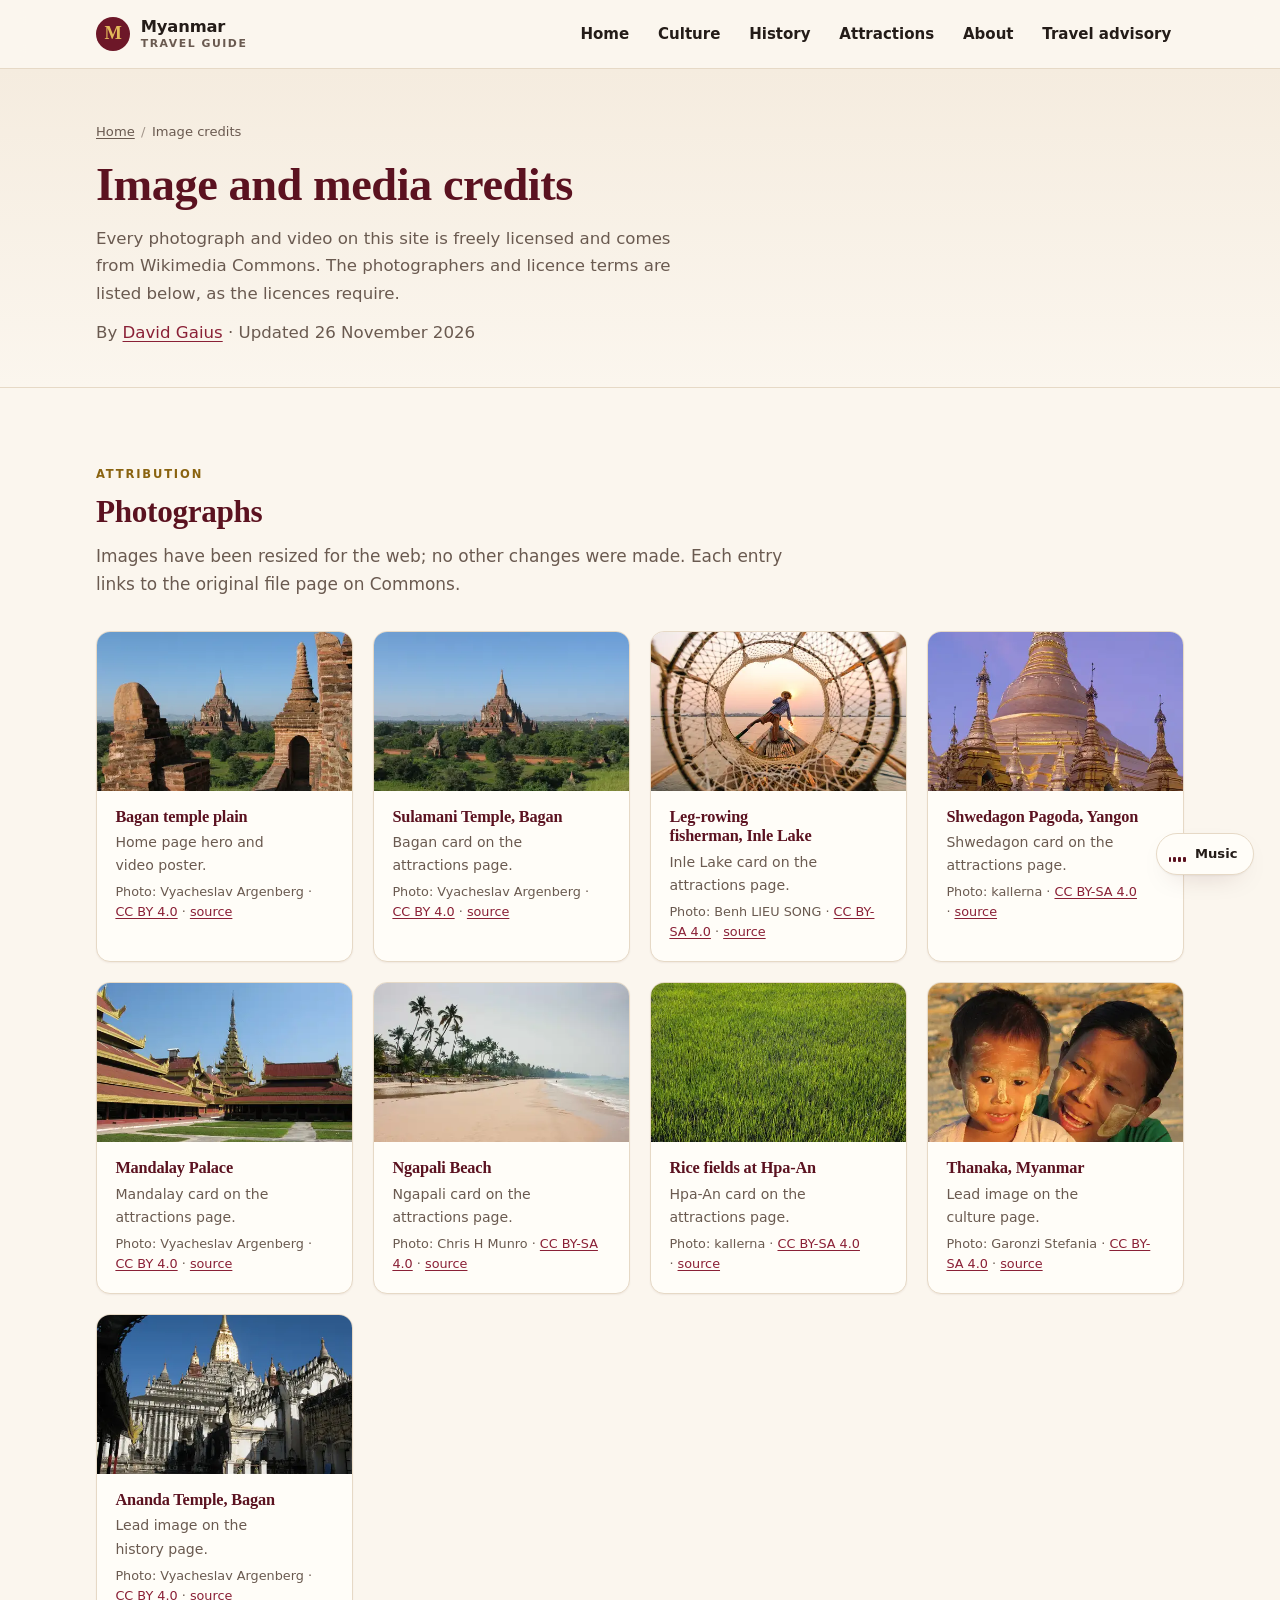
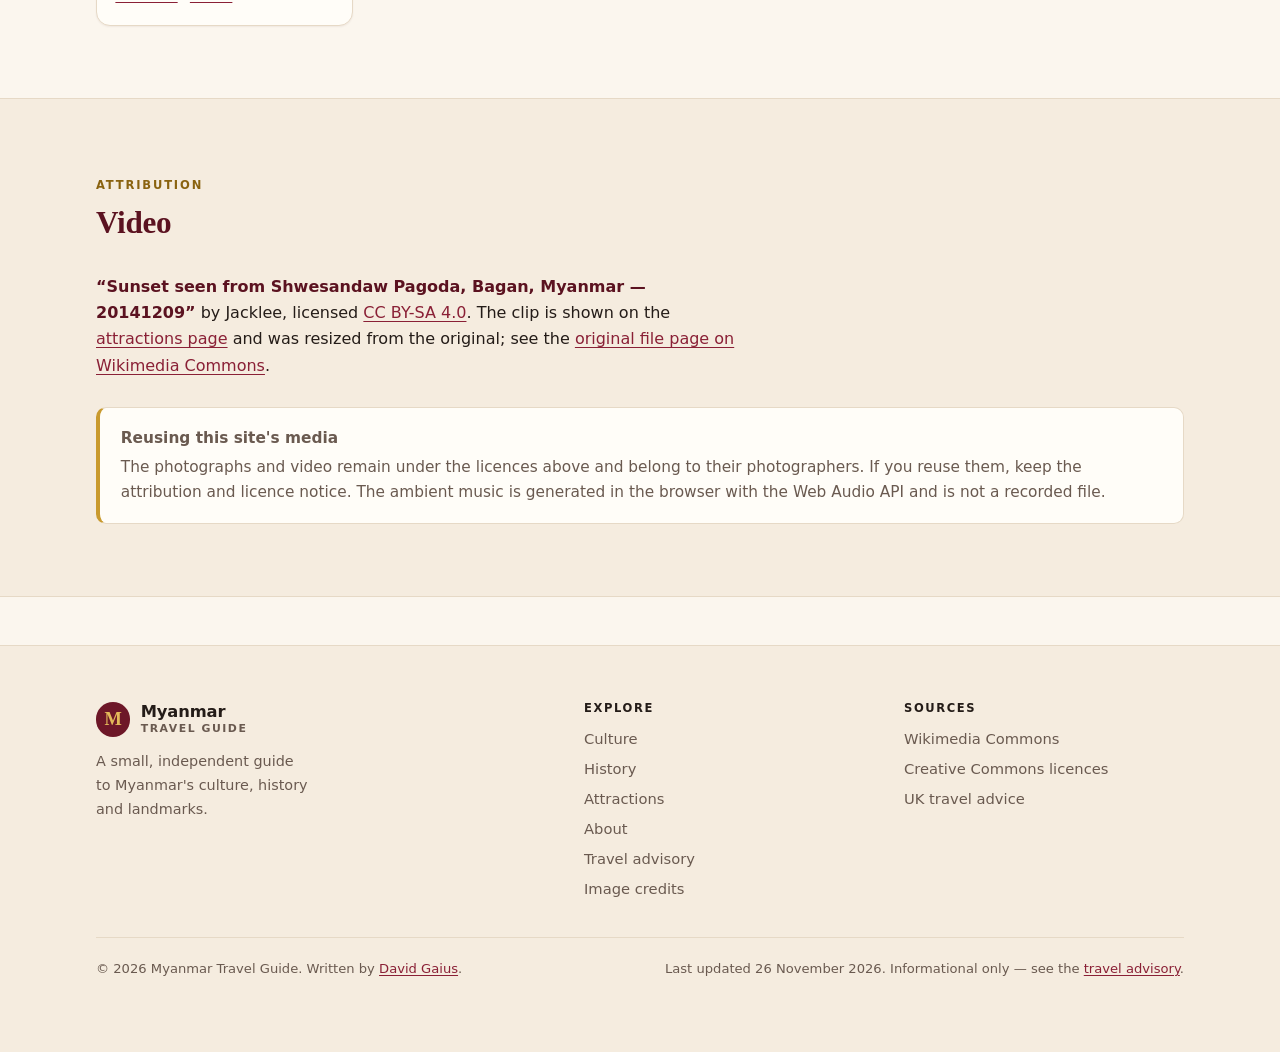
<file: credits.html>
<!DOCTYPE html>
<html lang="en">
<head>
	<meta charset="UTF-8">
	<script>document.documentElement.classList.add('js');</script>
	<meta name="viewport" content="width=device-width, initial-scale=1.0">
	<title>Image and media credits — Myanmar Travel Guide</title>
	<meta name="description" content="Photographers, licences and sources for the photographs and video used on the Myanmar Travel Guide, all from Wikimedia Commons.">
	<link rel="canonical" href="https://myanmartravelguide.netlify.app/credits">
	<meta name="author" content="David Gaius">
	<meta name="robots" content="index, follow, max-image-preview:large">
	<meta name="theme-color" content="#fbf6ee" media="(prefers-color-scheme: light)">
	<meta name="theme-color" content="#141110" media="(prefers-color-scheme: dark)">

	<meta property="og:type" content="website">
	<meta property="og:site_name" content="Myanmar Travel Guide">
	<meta property="og:title" content="Image and media credits">
	<meta property="og:description" content="Photographers, licences and sources for the media used on this site.">
	<meta property="og:url" content="https://myanmartravelguide.netlify.app/credits">
	<meta property="og:locale" content="en_GB">
	<meta property="og:image" content="https://myanmartravelguide.netlify.app/assets/img/og/og-credits.jpg">
	<meta property="og:image:width" content="1200">
	<meta property="og:image:height" content="630">
	<meta property="og:image:alt" content="Image credits — Myanmar Travel Guide.">
	<meta name="twitter:card" content="summary_large_image">
	<meta name="twitter:title" content="Image and media credits">
	<meta name="twitter:description" content="Photographers, licences and sources for the media used on this site.">
	<meta name="twitter:image" content="https://myanmartravelguide.netlify.app/assets/img/og/og-credits.jpg">
	<meta name="twitter:image:alt" content="Image credits — Myanmar Travel Guide.">

	<link rel="icon" type="image/svg+xml" href="/favicon.svg">
	<link rel="apple-touch-icon" href="/favicon.svg">
	<link rel="stylesheet" href="/styles.css">
	<script src="/app.js" defer></script>
</head>
<body>
	<a class="skip-link" href="#main">Skip to content</a>

	<header class="site-header">
		<div class="wrap header-inner">
			<a class="brand" href="/">
				<span class="brand-mark" aria-hidden="true">M</span>
				<span class="brand-text">Myanmar <em>Travel Guide</em></span>
			</a>

			<button class="nav-toggle" type="button" aria-label="Open navigation" aria-controls="site-nav" aria-expanded="false">
				<span></span><span></span><span></span>
			</button>

			<nav class="site-nav" id="site-nav" aria-label="Main">
				<ul>
					<li><a href="/">Home</a></li>
					<li><a href="/culture">Culture</a></li>
					<li><a href="/history">History</a></li>
					<li><a href="/attractions">Attractions</a></li>
					<li><a href="/about">About</a></li>
					<li><a href="/disclaimer">Travel advisory</a></li>
				</ul>
			</nav>
		</div>
	</header>

	<main id="main">
		<div class="page-head">
			<div class="wrap">
				<nav class="breadcrumb" aria-label="Breadcrumb">
					<a href="/">Home</a>
					<span aria-hidden="true">/</span>
					<span>Image credits</span>
				</nav>
				<h1>Image and media credits</h1>
				<p>Every photograph and video on this site is freely licensed and comes from Wikimedia Commons. The photographers and licence terms are listed below, as the licences require.</p>
				<p class="note">By <a href="/about">David Gaius</a> &middot; Updated <time datetime="2026-11-26">26 November 2026</time></p>
			</div>
		</div>

		<section class="section" aria-labelledby="photos">
			<div class="wrap">
				<div class="section-head">
					<p class="eyebrow">Attribution</p>
					<h2 id="photos">Photographs</h2>
					<p class="lede">Images have been resized for the web; no other changes were made. Each entry links to the original file page on Commons.</p>
				</div>

				<ul class="credit-grid">
					<li class="credit-card">
						<picture>
							<source type="image/webp" srcset="/assets/img/bagan-hero-480.webp 480w, /assets/img/bagan-hero-800.webp 800w" sizes="(max-width: 720px) 50vw, 240px">
							<img src="/assets/img/bagan-hero.jpg" alt="" width="1600" height="899" loading="lazy" decoding="async">
						</picture>
						<div class="credit-body">
							<h3>Bagan temple plain</h3>
							<p>Home page hero and video poster.</p>
							<p class="credit-meta">Photo: Vyacheslav Argenberg &middot; <a href="https://creativecommons.org/licenses/by/4.0" target="_blank" rel="noopener noreferrer">CC BY 4.0</a> &middot; <a href="https://commons.wikimedia.org/wiki/File:Bagan,_Myanmar,_Htilominlo_Temple_and_other_Buddhist_stupas_in_Bagan_plain.jpg" target="_blank" rel="noopener noreferrer">source</a></p>
						</div>
					</li>

					<li class="credit-card">
						<picture>
							<source type="image/webp" srcset="/assets/img/bagan-480.webp 480w, /assets/img/bagan-800.webp 800w" sizes="(max-width: 720px) 50vw, 240px">
							<img src="/assets/img/bagan.jpg" alt="" width="1600" height="899" loading="lazy" decoding="async">
						</picture>
						<div class="credit-body">
							<h3>Sulamani Temple, Bagan</h3>
							<p>Bagan card on the attractions page.</p>
							<p class="credit-meta">Photo: Vyacheslav Argenberg &middot; <a href="https://creativecommons.org/licenses/by/4.0" target="_blank" rel="noopener noreferrer">CC BY 4.0</a> &middot; <a href="https://commons.wikimedia.org/wiki/File:Bagan,_Myanmar,_Sulamani_Temple_2.jpg" target="_blank" rel="noopener noreferrer">source</a></p>
						</div>
					</li>

					<li class="credit-card">
						<picture>
							<source type="image/webp" srcset="/assets/img/inle-480.webp 480w, /assets/img/inle-800.webp 800w" sizes="(max-width: 720px) 50vw, 240px">
							<img src="/assets/img/inle.jpg" alt="" width="1600" height="1067" loading="lazy" decoding="async">
						</picture>
						<div class="credit-body">
							<h3>Leg-rowing fisherman, Inle Lake</h3>
							<p>Inle Lake card on the attractions page.</p>
							<p class="credit-meta">Photo: Benh LIEU SONG &middot; <a href="https://creativecommons.org/licenses/by-sa/4.0" target="_blank" rel="noopener noreferrer">CC BY-SA 4.0</a> &middot; <a href="https://commons.wikimedia.org/wiki/File:Leg_Rowing_Fisherman_Inle_Lake_Myanmar.jpg" target="_blank" rel="noopener noreferrer">source</a></p>
						</div>
					</li>

					<li class="credit-card">
						<picture>
							<source type="image/webp" srcset="/assets/img/shwedagon-480.webp 480w, /assets/img/shwedagon-800.webp 800w" sizes="(max-width: 720px) 50vw, 240px">
							<img src="/assets/img/shwedagon.jpg" alt="" width="1600" height="2368" loading="lazy" decoding="async">
						</picture>
						<div class="credit-body">
							<h3>Shwedagon Pagoda, Yangon</h3>
							<p>Shwedagon card on the attractions page.</p>
							<p class="credit-meta">Photo: kallerna &middot; <a href="https://creativecommons.org/licenses/by-sa/4.0" target="_blank" rel="noopener noreferrer">CC BY-SA 4.0</a> &middot; <a href="https://commons.wikimedia.org/wiki/File:Shwedagon_Zedi_Daw_Yangon_11.jpg" target="_blank" rel="noopener noreferrer">source</a></p>
						</div>
					</li>

					<li class="credit-card">
						<picture>
							<source type="image/webp" srcset="/assets/img/mandalay-480.webp 480w, /assets/img/mandalay-800.webp 800w" sizes="(max-width: 720px) 50vw, 240px">
							<img src="/assets/img/mandalay.jpg" alt="" width="1600" height="1200" loading="lazy" decoding="async">
						</picture>
						<div class="credit-body">
							<h3>Mandalay Palace</h3>
							<p>Mandalay card on the attractions page.</p>
							<p class="credit-meta">Photo: Vyacheslav Argenberg &middot; <a href="https://creativecommons.org/licenses/by/4.0" target="_blank" rel="noopener noreferrer">CC BY 4.0</a> &middot; <a href="https://commons.wikimedia.org/wiki/File:Mandalay,_Mandalay_Palace,_Myanmar.jpg" target="_blank" rel="noopener noreferrer">source</a></p>
						</div>
					</li>

					<li class="credit-card">
						<picture>
							<source type="image/webp" srcset="/assets/img/ngapali-480.webp 480w, /assets/img/ngapali-800.webp 800w" sizes="(max-width: 720px) 50vw, 240px">
							<img src="/assets/img/ngapali.jpg" alt="" width="1600" height="1067" loading="lazy" decoding="async">
						</picture>
						<div class="credit-body">
							<h3>Ngapali Beach</h3>
							<p>Ngapali card on the attractions page.</p>
							<p class="credit-meta">Photo: Chris H Munro &middot; <a href="https://creativecommons.org/licenses/by-sa/4.0" target="_blank" rel="noopener noreferrer">CC BY-SA 4.0</a> &middot; <a href="https://commons.wikimedia.org/wiki/File:Ngapali_Beach_view.jpg" target="_blank" rel="noopener noreferrer">source</a></p>
						</div>
					</li>

					<li class="credit-card">
						<picture>
							<source type="image/webp" srcset="/assets/img/hpa-an-480.webp 480w, /assets/img/hpa-an-800.webp 800w" sizes="(max-width: 720px) 50vw, 240px">
							<img src="/assets/img/hpa-an.jpg" alt="" width="1600" height="1067" loading="lazy" decoding="async">
						</picture>
						<div class="credit-body">
							<h3>Rice fields at Hpa-An</h3>
							<p>Hpa-An card on the attractions page.</p>
							<p class="credit-meta">Photo: kallerna &middot; <a href="https://creativecommons.org/licenses/by-sa/4.0" target="_blank" rel="noopener noreferrer">CC BY-SA 4.0</a> &middot; <a href="https://commons.wikimedia.org/wiki/File:Hpa_An_rice_fields_3.jpg" target="_blank" rel="noopener noreferrer">source</a></p>
						</div>
					</li>

					<li class="credit-card">
						<picture>
							<source type="image/webp" srcset="/assets/img/culture-480.webp 480w, /assets/img/culture-800.webp 800w" sizes="(max-width: 720px) 50vw, 240px">
							<img src="/assets/img/culture.jpg" alt="" width="1600" height="1029" loading="lazy" decoding="async">
						</picture>
						<div class="credit-body">
							<h3>Thanaka, Myanmar</h3>
							<p>Lead image on the culture page.</p>
							<p class="credit-meta">Photo: Garonzi Stefania &middot; <a href="https://creativecommons.org/licenses/by-sa/4.0" target="_blank" rel="noopener noreferrer">CC BY-SA 4.0</a> &middot; <a href="https://commons.wikimedia.org/wiki/File:Mother_and_son_wearing_thanaka,_Myanmar.jpg" target="_blank" rel="noopener noreferrer">source</a></p>
						</div>
					</li>

					<li class="credit-card">
						<picture>
							<source type="image/webp" srcset="/assets/img/history-480.webp 480w, /assets/img/history-800.webp 800w" sizes="(max-width: 720px) 50vw, 240px">
							<img src="/assets/img/history.jpg" alt="" width="1600" height="1200" loading="lazy" decoding="async">
						</picture>
						<div class="credit-body">
							<h3>Ananda Temple, Bagan</h3>
							<p>Lead image on the history page.</p>
							<p class="credit-meta">Photo: Vyacheslav Argenberg &middot; <a href="https://creativecommons.org/licenses/by/4.0" target="_blank" rel="noopener noreferrer">CC BY 4.0</a> &middot; <a href="https://commons.wikimedia.org/wiki/File:Bagan,_Myanmar,_Ananda_Temple.jpg" target="_blank" rel="noopener noreferrer">source</a></p>
						</div>
					</li>
				</ul>
			</div>
		</section>

		<section class="section section--tint" aria-labelledby="video">
			<div class="wrap">
				<div class="section-head">
					<p class="eyebrow">Attribution</p>
					<h2 id="video">Video</h2>
				</div>

				<div class="prose">
					<p><strong>&ldquo;Sunset seen from Shwesandaw Pagoda, Bagan, Myanmar &mdash; 20141209&rdquo;</strong> by Jacklee, licensed <a href="https://creativecommons.org/licenses/by-sa/4.0" target="_blank" rel="noopener noreferrer">CC BY-SA 4.0</a>. The clip is shown on the <a href="/attractions">attractions page</a> and was resized from the original; see the <a href="https://commons.wikimedia.org/wiki/File:Sunset_seen_from_Shwesandaw_Pagoda,_Bagan,_Myanmar_-_20141209.webm" target="_blank" rel="noopener noreferrer">original file page on Wikimedia Commons</a>.</p>
				</div>

				<div class="callout">
					<p class="callout-title">Reusing this site's media</p>
					<p>The photographs and video remain under the licences above and belong to their photographers. If you reuse them, keep the attribution and licence notice. The ambient music is generated in the browser with the Web Audio API and is not a recorded file.</p>
				</div>
			</div>
		</section>
	</main>

	<footer class="site-footer">
		<div class="wrap">
			<div class="footer-grid">
				<div>
					<a class="brand" href="/">
						<span class="brand-mark" aria-hidden="true">M</span>
						<span class="brand-text">Myanmar <em>Travel Guide</em></span>
					</a>
					<p class="footer-blurb">A small, independent guide to Myanmar's culture, history and landmarks.</p>
				</div>

				<nav aria-label="Footer">
					<h2 class="footer-heading">Explore</h2>
					<ul class="footer-links">
						<li><a href="/culture">Culture</a></li>
						<li><a href="/history">History</a></li>
						<li><a href="/attractions">Attractions</a></li>
						<li><a href="/about">About</a></li>
						<li><a href="/disclaimer">Travel advisory</a></li>
						<li><a href="/credits" aria-current="page">Image credits</a></li>
					</ul>
				</nav>

				<div>
					<h2 class="footer-heading">Sources</h2>
					<ul class="footer-links">
						<li><a href="https://commons.wikimedia.org/" target="_blank" rel="noopener noreferrer">Wikimedia Commons</a></li>
						<li><a href="https://creativecommons.org/licenses/" target="_blank" rel="noopener noreferrer">Creative Commons licences</a></li>
						<li><a href="https://www.gov.uk/foreign-travel-advice/myanmar" target="_blank" rel="noopener noreferrer">UK travel advice</a></li>
					</ul>
				</div>
			</div>

			<div class="footer-legal">
				<p>&copy; <span data-year>2026</span> Myanmar Travel Guide. Written by <a href="/about">David Gaius</a>.</p>
				<p>Last updated <time datetime="2026-11-26">26 November 2026</time>. Informational only &mdash; see the <a href="/disclaimer">travel advisory</a>.</p>
			</div>
		</div>
	</footer>

	<script type="application/ld+json">
	{
		"@context": "https://schema.org",
		"@graph": [
			{
				"@type": "Organization",
				"@id": "https://myanmartravelguide.netlify.app/#organization",
				"name": "Myanmar Travel Guide",
				"url": "https://myanmartravelguide.netlify.app/",
				"logo": "https://myanmartravelguide.netlify.app/favicon.svg"
			},
			{
				"@type": "Person",
				"@id": "https://myanmartravelguide.netlify.app/#author",
				"name": "David Gaius",
				"url": "https://github.com/davidtheimperial"
			},
			{
				"@type": "BreadcrumbList",
				"itemListElement": [
					{ "@type": "ListItem", "position": 1, "name": "Home", "item": "https://myanmartravelguide.netlify.app/" },
					{ "@type": "ListItem", "position": 2, "name": "Image credits", "item": "https://myanmartravelguide.netlify.app/credits" }
				]
			},
			{
				"@type": "WebPage",
				"@id": "https://myanmartravelguide.netlify.app/credits#webpage",
				"url": "https://myanmartravelguide.netlify.app/credits",
				"name": "Image and media credits",
				"isPartOf": { "@id": "https://myanmartravelguide.netlify.app/#website" },
				"inLanguage": "en",
				"datePublished": "2026-10-26",
				"dateModified": "2026-11-26"
			}
		]
	}
	</script>
	<button class="music-toggle" type="button" data-music-toggle aria-pressed="false" aria-label="Ambient music">
		<span class="music-toggle-bars" aria-hidden="true"><span></span><span></span><span></span><span></span></span>
		<span class="music-toggle-label" aria-hidden="true">Music</span>
	</button>
</body>
</html>
</file>
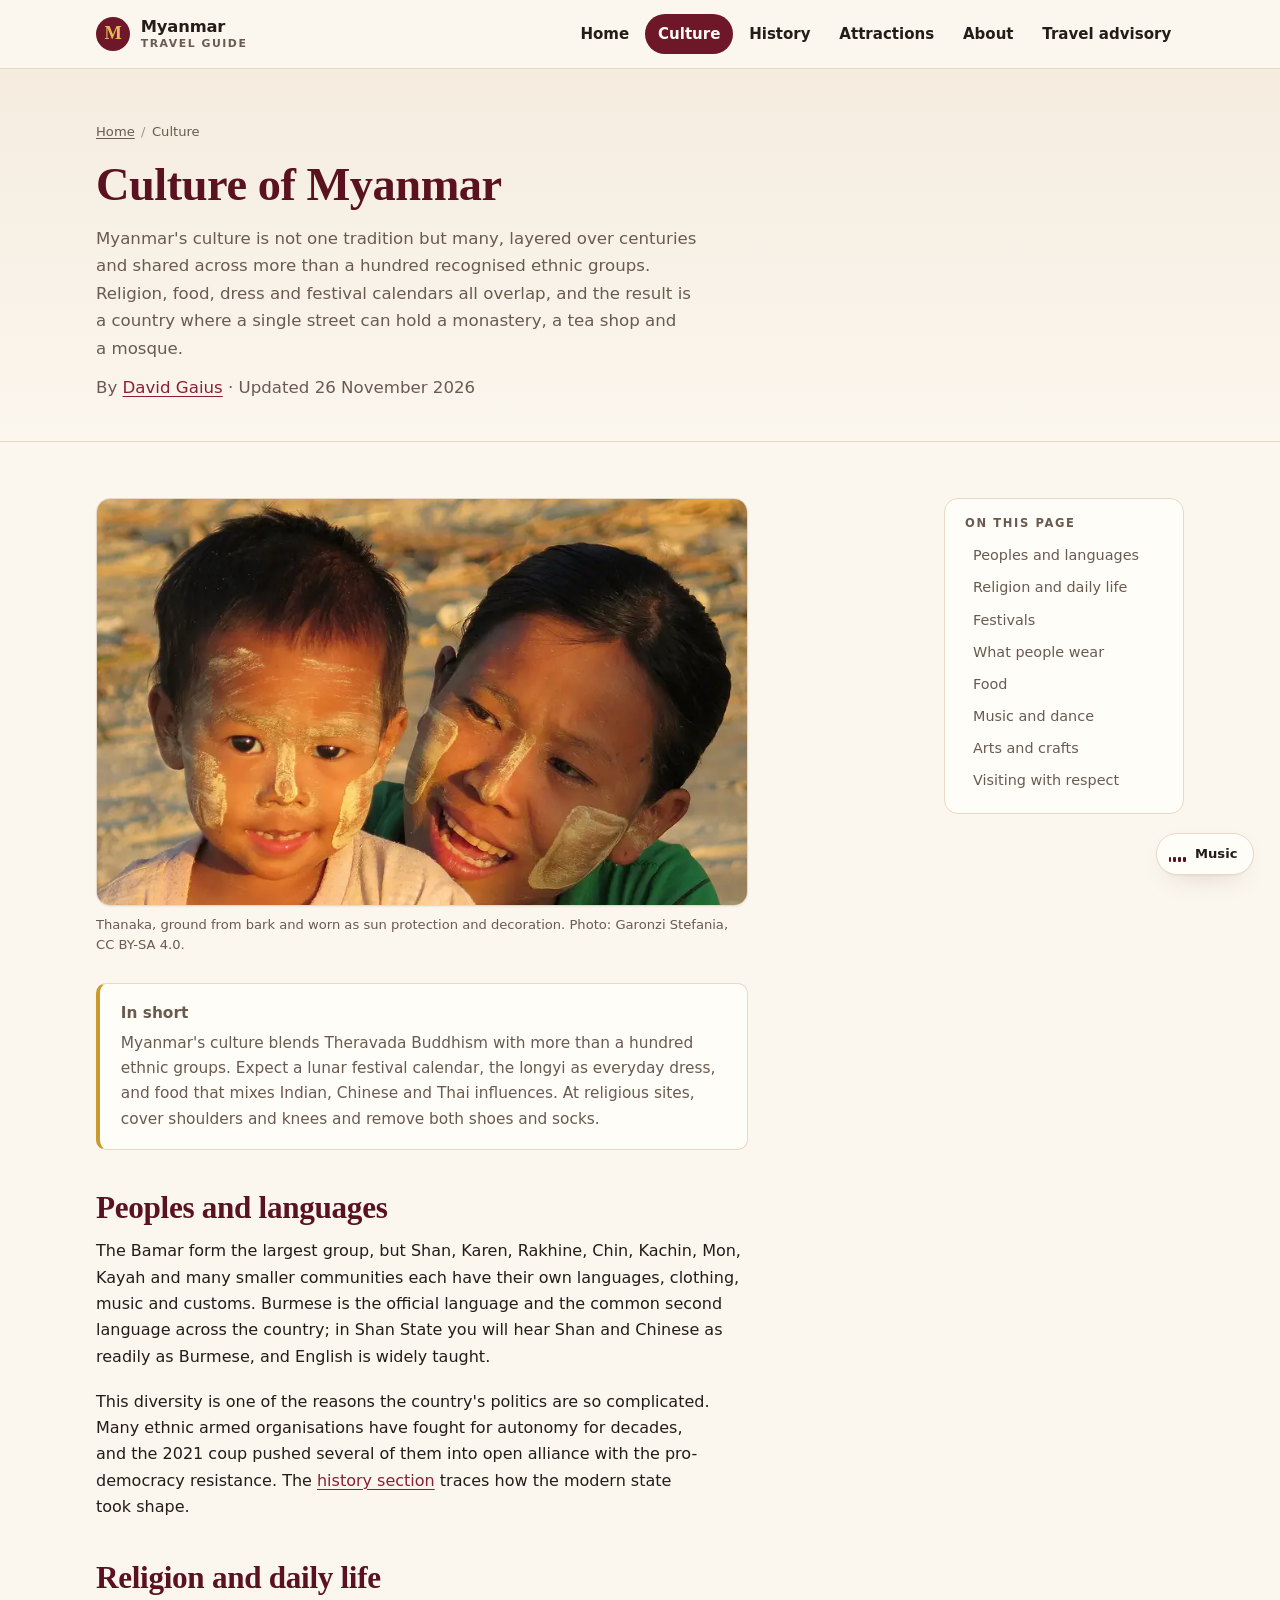
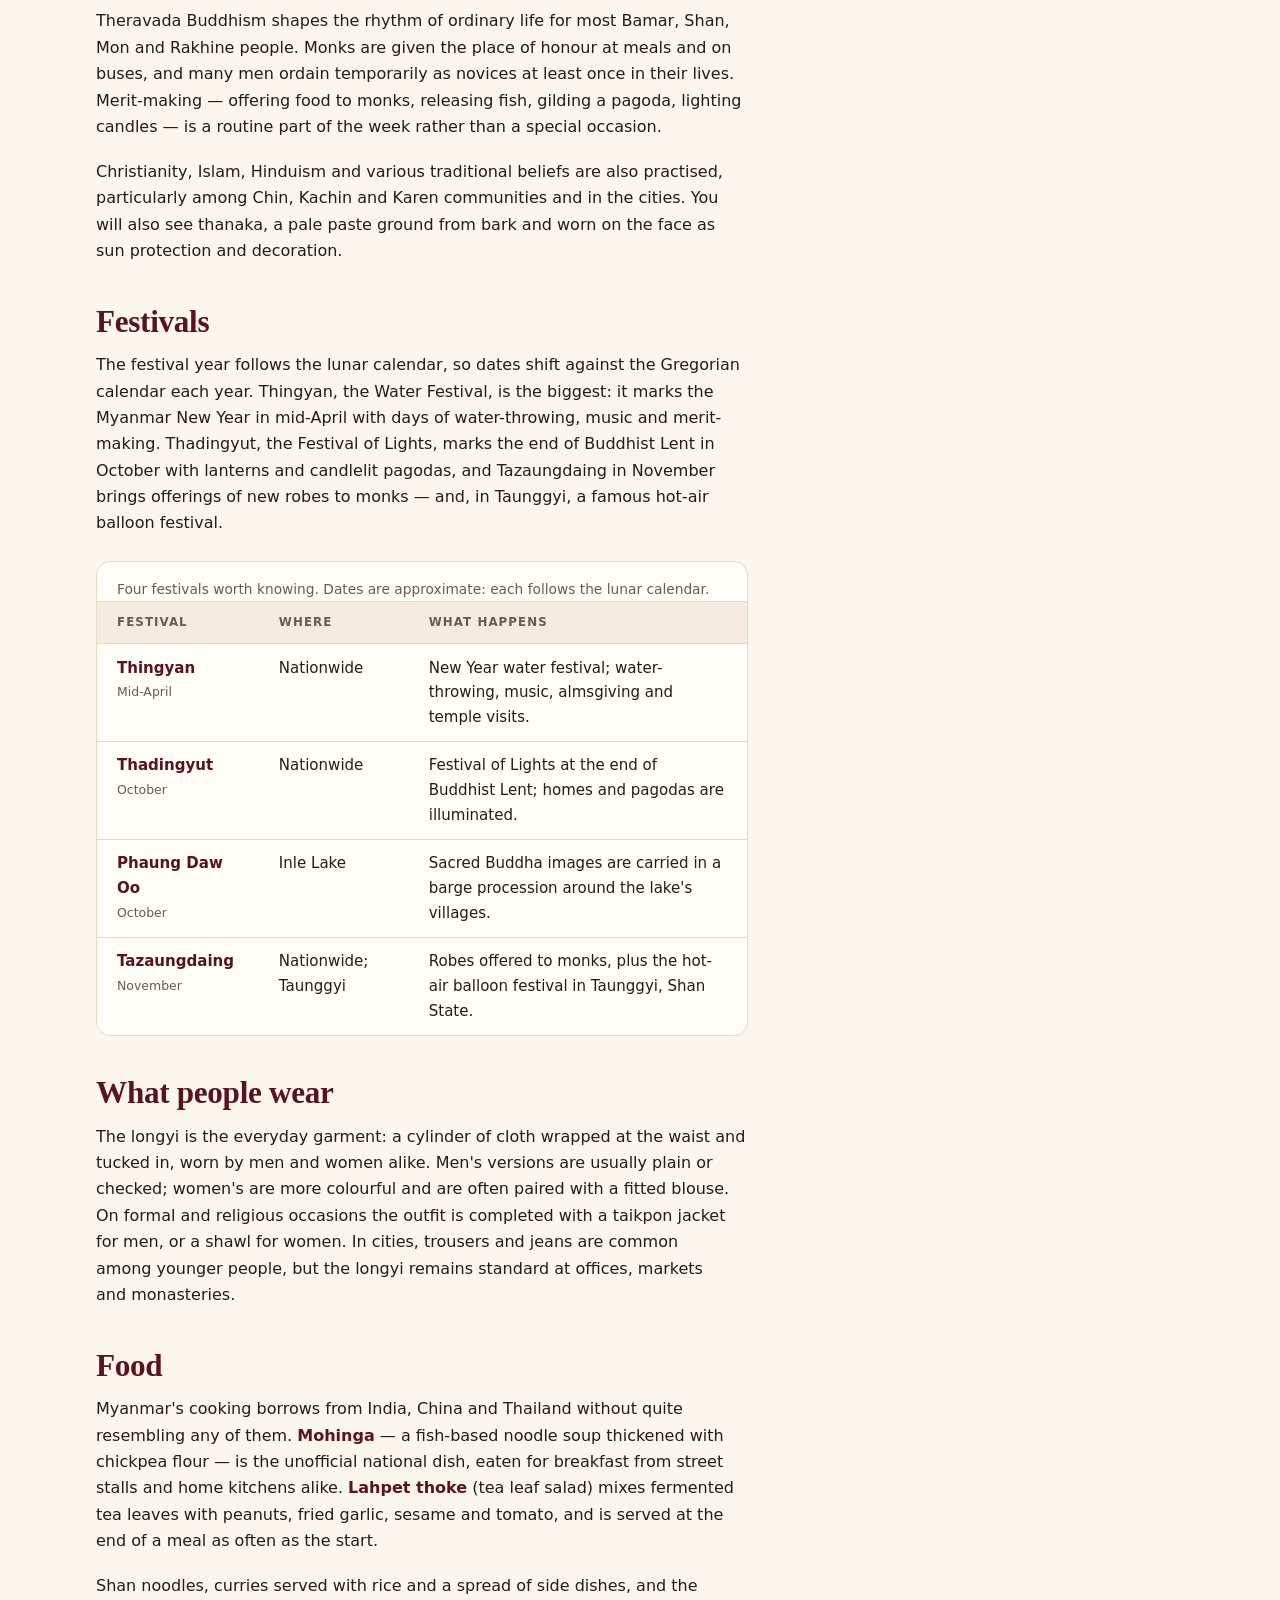
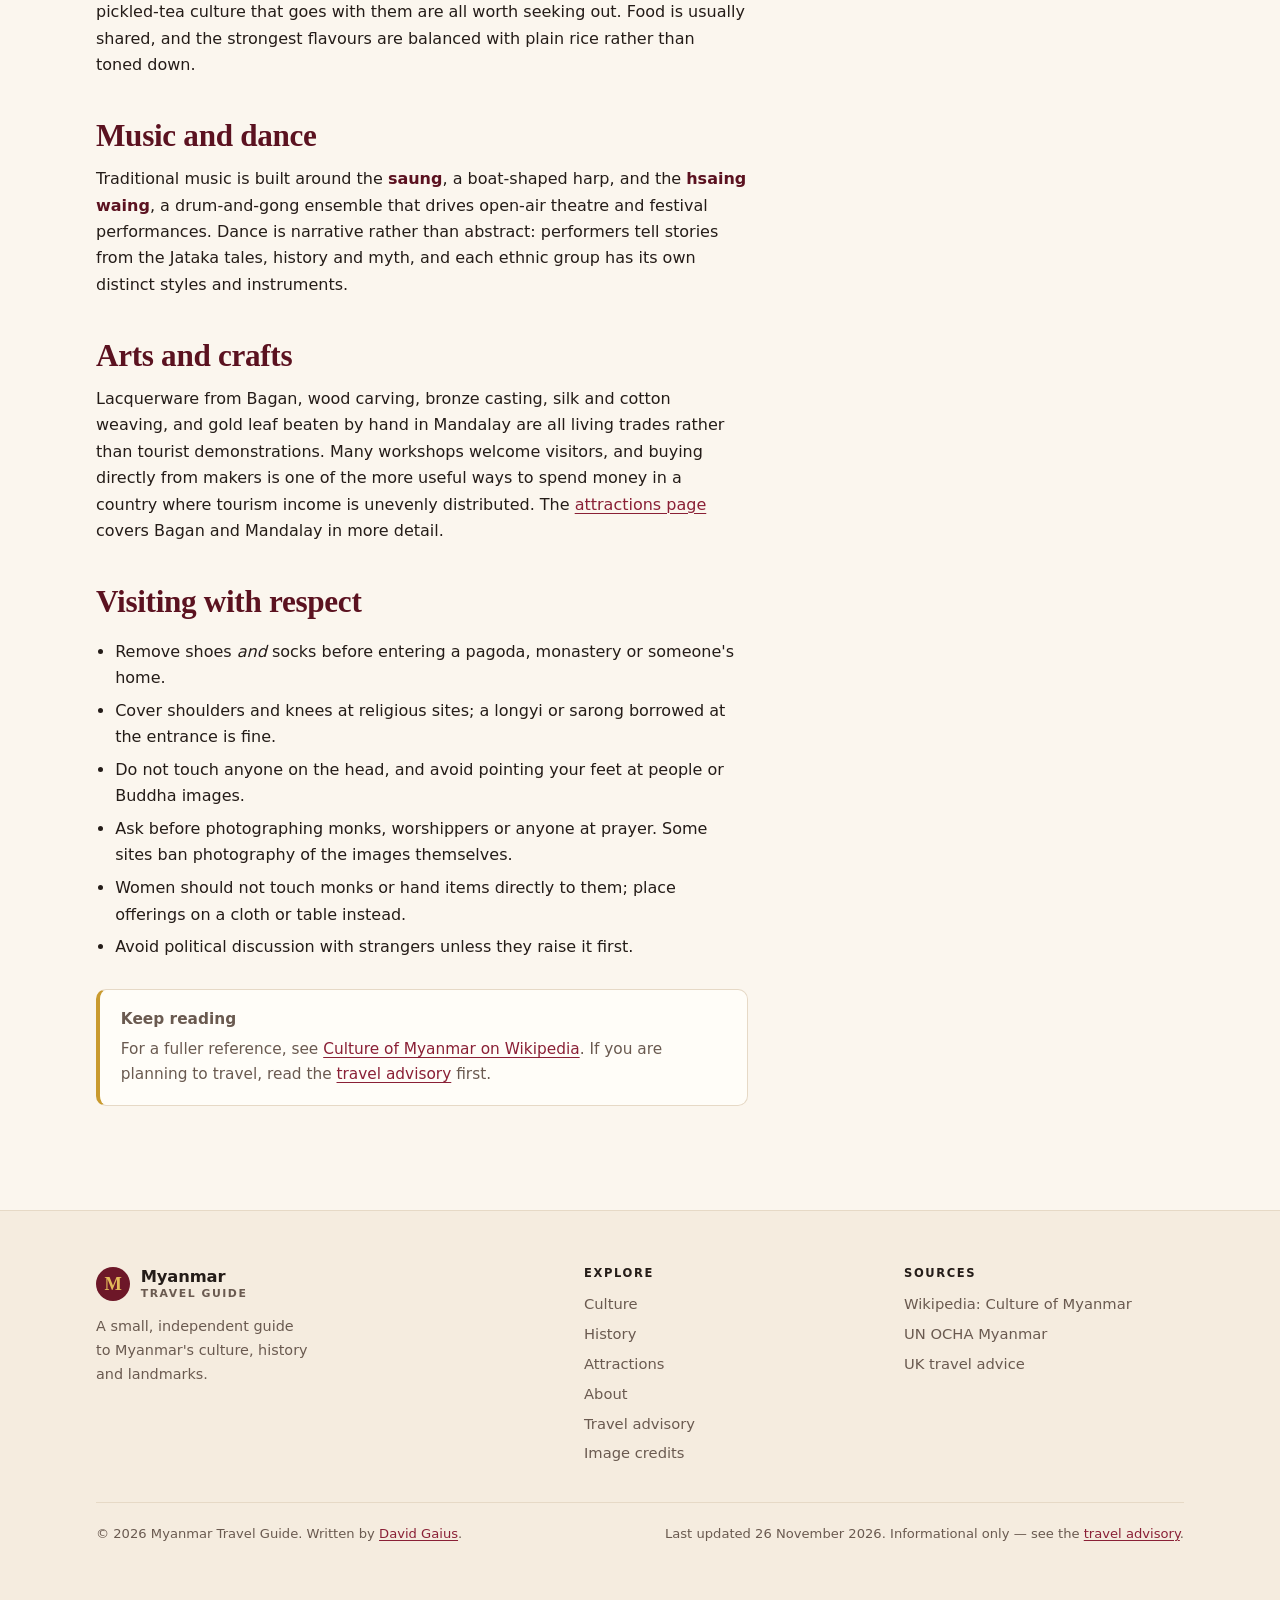
<file: culture.html>
<!DOCTYPE html>
<html lang="en">
<head>
	<meta charset="UTF-8">
	<script>document.documentElement.classList.add('js');</script>
	<meta name="viewport" content="width=device-width, initial-scale=1.0">
	<title>Culture of Myanmar — peoples, festivals, food and etiquette</title>
	<meta name="description" content="Myanmar's culture explained: its many ethnic groups and languages, Buddhist daily life, the festival calendar, the longyi, mohinga and tea leaf salad, and how to visit respectfully.">
	<link rel="canonical" href="https://myanmartravelguide.netlify.app/culture">
	<meta name="author" content="David Gaius">
	<meta name="robots" content="index, follow, max-image-preview:large">
	<meta name="theme-color" content="#fbf6ee" media="(prefers-color-scheme: light)">
	<meta name="theme-color" content="#141110" media="(prefers-color-scheme: dark)">

	<meta property="og:type" content="article">
	<meta property="og:site_name" content="Myanmar Travel Guide">
	<meta property="og:title" content="Culture of Myanmar">
	<meta property="og:description" content="Peoples, festivals, food and etiquette: a plain-language guide to Myanmar's culture.">
	<meta property="og:url" content="https://myanmartravelguide.netlify.app/culture">
	<meta property="og:locale" content="en_GB">
	<meta property="og:image" content="https://myanmartravelguide.netlify.app/assets/img/og/og-culture.jpg">
	<meta property="og:image:width" content="1200">
	<meta property="og:image:height" content="630">
	<meta property="og:image:alt" content="A mother and her son with thanaka paste on their faces.">
	<meta name="twitter:card" content="summary_large_image">
	<meta name="twitter:title" content="Culture of Myanmar">
	<meta name="twitter:description" content="Peoples, festivals, food and etiquette: a plain-language guide to Myanmar's culture.">
	<meta name="twitter:image" content="https://myanmartravelguide.netlify.app/assets/img/og/og-culture.jpg">
	<meta name="twitter:image:alt" content="A mother and her son with thanaka paste on their faces.">

	<link rel="icon" type="image/svg+xml" href="/favicon.svg">
	<link rel="apple-touch-icon" href="/favicon.svg">
	<link rel="stylesheet" href="/styles.css">
	<script src="/app.js" defer></script>
</head>
<body>
	<a class="skip-link" href="#main">Skip to content</a>

	<header class="site-header">
		<div class="wrap header-inner">
			<a class="brand" href="/">
				<span class="brand-mark" aria-hidden="true">M</span>
				<span class="brand-text">Myanmar <em>Travel Guide</em></span>
			</a>

			<button class="nav-toggle" type="button" aria-label="Open navigation" aria-controls="site-nav" aria-expanded="false">
				<span></span><span></span><span></span>
			</button>

			<nav class="site-nav" id="site-nav" aria-label="Main">
				<ul>
					<li><a href="/">Home</a></li>
					<li><a href="/culture" aria-current="page">Culture</a></li>
					<li><a href="/history">History</a></li>
					<li><a href="/attractions">Attractions</a></li>
					<li><a href="/about">About</a></li>
					<li><a href="/disclaimer">Travel advisory</a></li>
				</ul>
			</nav>
		</div>
	</header>

	<main id="main">
		<div class="page-head">
			<div class="wrap">
				<nav class="breadcrumb" aria-label="Breadcrumb">
					<a href="/">Home</a>
					<span aria-hidden="true">/</span>
					<span>Culture</span>
				</nav>
				<h1>Culture of Myanmar</h1>
				<p>Myanmar's culture is not one tradition but many, layered over centuries and shared across more than a hundred recognised ethnic groups. Religion, food, dress and festival calendars all overlap, and the result is a country where a single street can hold a monastery, a tea shop and a mosque.</p>
				<p class="note">By <a href="/about">David Gaius</a> &middot; Updated <time datetime="2026-11-26">26 November 2026</time></p>
			</div>
		</div>

		<div class="wrap with-toc">
			<article class="prose">
				<figure class="article-figure">
					<picture>
						<source type="image/webp" srcset="/assets/img/culture-480.webp 480w, /assets/img/culture-800.webp 800w, /assets/img/culture-1200.webp 1200w" sizes="(max-width: 860px) 100vw, 44rem">
						<img src="/assets/img/culture.jpg" width="1600" height="1029" alt="A mother and her son with thanaka paste on their faces." fetchpriority="high" decoding="async">
					</picture>
					<figcaption>Thanaka, ground from bark and worn as sun protection and decoration. Photo: Garonzi Stefania, CC BY-SA 4.0.</figcaption>
				</figure>

				<div class="callout">
					<p class="callout-title">In short</p>
					<p>Myanmar's culture blends Theravada Buddhism with more than a hundred ethnic groups. Expect a lunar festival calendar, the longyi as everyday dress, and food that mixes Indian, Chinese and Thai influences. At religious sites, cover shoulders and knees and remove both shoes and socks.</p>
				</div>

				<h2 id="peoples">Peoples and languages</h2>
				<p>The Bamar form the largest group, but Shan, Karen, Rakhine, Chin, Kachin, Mon, Kayah and many smaller communities each have their own languages, clothing, music and customs. Burmese is the official language and the common second language across the country; in Shan State you will hear Shan and Chinese as readily as Burmese, and English is widely taught.</p>
				<p>This diversity is one of the reasons the country's politics are so complicated. Many ethnic armed organisations have fought for autonomy for decades, and the 2021 coup pushed several of them into open alliance with the pro-democracy resistance. The <a href="/history">history section</a> traces how the modern state took shape.</p>

				<h2 id="religion">Religion and daily life</h2>
				<p>Theravada Buddhism shapes the rhythm of ordinary life for most Bamar, Shan, Mon and Rakhine people. Monks are given the place of honour at meals and on buses, and many men ordain temporarily as novices at least once in their lives. Merit-making &mdash; offering food to monks, releasing fish, gilding a pagoda, lighting candles &mdash; is a routine part of the week rather than a special occasion.</p>
				<p>Christianity, Islam, Hinduism and various traditional beliefs are also practised, particularly among Chin, Kachin and Karen communities and in the cities. You will also see thanaka, a pale paste ground from bark and worn on the face as sun protection and decoration.</p>

				<h2 id="festivals">Festivals</h2>
				<p>The festival year follows the lunar calendar, so dates shift against the Gregorian calendar each year. Thingyan, the Water Festival, is the biggest: it marks the Myanmar New Year in mid-April with days of water-throwing, music and merit-making. Thadingyut, the Festival of Lights, marks the end of Buddhist Lent in October with lanterns and candlelit pagodas, and Tazaungdaing in November brings offerings of new robes to monks &mdash; and, in Taunggyi, a famous hot-air balloon festival.</p>

				<div class="table-wrap">
					<table>
						<caption>Four festivals worth knowing. Dates are approximate: each follows the lunar calendar.</caption>
						<thead>
							<tr>
								<th scope="col">Festival</th>
								<th scope="col">Where</th>
								<th scope="col">What happens</th>
							</tr>
						</thead>
						<tbody>
							<tr>
								<th scope="row">Thingyan <span class="when">Mid-April</span></th>
								<td>Nationwide</td>
								<td>New Year water festival; water-throwing, music, almsgiving and temple visits.</td>
							</tr>
							<tr>
								<th scope="row">Thadingyut <span class="when">October</span></th>
								<td>Nationwide</td>
								<td>Festival of Lights at the end of Buddhist Lent; homes and pagodas are illuminated.</td>
							</tr>
							<tr>
								<th scope="row">Phaung Daw Oo <span class="when">October</span></th>
								<td>Inle Lake</td>
								<td>Sacred Buddha images are carried in a barge procession around the lake's villages.</td>
							</tr>
							<tr>
								<th scope="row">Tazaungdaing <span class="when">November</span></th>
								<td>Nationwide; Taunggyi</td>
								<td>Robes offered to monks, plus the hot-air balloon festival in Taunggyi, Shan State.</td>
							</tr>
						</tbody>
					</table>
				</div>

				<h2 id="clothing">What people wear</h2>
				<p>The longyi is the everyday garment: a cylinder of cloth wrapped at the waist and tucked in, worn by men and women alike. Men's versions are usually plain or checked; women's are more colourful and are often paired with a fitted blouse. On formal and religious occasions the outfit is completed with a taikpon jacket for men, or a shawl for women. In cities, trousers and jeans are common among younger people, but the longyi remains standard at offices, markets and monasteries.</p>

				<h2 id="food">Food</h2>
				<p>Myanmar's cooking borrows from India, China and Thailand without quite resembling any of them. <strong>Mohinga</strong> &mdash; a fish-based noodle soup thickened with chickpea flour &mdash; is the unofficial national dish, eaten for breakfast from street stalls and home kitchens alike. <strong>Lahpet thoke</strong> (tea leaf salad) mixes fermented tea leaves with peanuts, fried garlic, sesame and tomato, and is served at the end of a meal as often as the start.</p>
				<p>Shan noodles, curries served with rice and a spread of side dishes, and the pickled-tea culture that goes with them are all worth seeking out. Food is usually shared, and the strongest flavours are balanced with plain rice rather than toned down.</p>

				<h2 id="arts">Music and dance</h2>
				<p>Traditional music is built around the <strong>saung</strong>, a boat-shaped harp, and the <strong>hsaing waing</strong>, a drum-and-gong ensemble that drives open-air theatre and festival performances. Dance is narrative rather than abstract: performers tell stories from the Jataka tales, history and myth, and each ethnic group has its own distinct styles and instruments.</p>

				<h2 id="crafts">Arts and crafts</h2>
				<p>Lacquerware from Bagan, wood carving, bronze casting, silk and cotton weaving, and gold leaf beaten by hand in Mandalay are all living trades rather than tourist demonstrations. Many workshops welcome visitors, and buying directly from makers is one of the more useful ways to spend money in a country where tourism income is unevenly distributed. The <a href="/attractions">attractions page</a> covers Bagan and Mandalay in more detail.</p>

				<h2 id="etiquette">Visiting with respect</h2>
				<ul>
					<li>Remove shoes <em>and</em> socks before entering a pagoda, monastery or someone's home.</li>
					<li>Cover shoulders and knees at religious sites; a longyi or sarong borrowed at the entrance is fine.</li>
					<li>Do not touch anyone on the head, and avoid pointing your feet at people or Buddha images.</li>
					<li>Ask before photographing monks, worshippers or anyone at prayer. Some sites ban photography of the images themselves.</li>
					<li>Women should not touch monks or hand items directly to them; place offerings on a cloth or table instead.</li>
					<li>Avoid political discussion with strangers unless they raise it first.</li>
				</ul>

				<div class="callout">
					<p class="callout-title">Keep reading</p>
					<p>For a fuller reference, see <a href="https://en.wikipedia.org/wiki/Culture_of_Myanmar" target="_blank" rel="noopener noreferrer">Culture of Myanmar on Wikipedia</a>. If you are planning to travel, read the <a href="/disclaimer">travel advisory</a> first.</p>
				</div>
			</article>

			<aside class="toc" aria-labelledby="toc-title">
				<h2 id="toc-title">On this page</h2>
				<ol>
					<li><a href="#peoples">Peoples and languages</a></li>
					<li><a href="#religion">Religion and daily life</a></li>
					<li><a href="#festivals">Festivals</a></li>
					<li><a href="#clothing">What people wear</a></li>
					<li><a href="#food">Food</a></li>
					<li><a href="#arts">Music and dance</a></li>
					<li><a href="#crafts">Arts and crafts</a></li>
					<li><a href="#etiquette">Visiting with respect</a></li>
				</ol>
			</aside>
		</div>
	</main>

	<footer class="site-footer">
		<div class="wrap">
			<div class="footer-grid">
				<div>
					<a class="brand" href="/">
						<span class="brand-mark" aria-hidden="true">M</span>
						<span class="brand-text">Myanmar <em>Travel Guide</em></span>
					</a>
					<p class="footer-blurb">A small, independent guide to Myanmar's culture, history and landmarks.</p>
				</div>

				<nav aria-label="Footer">
					<h2 class="footer-heading">Explore</h2>
					<ul class="footer-links">
						<li><a href="/culture">Culture</a></li>
						<li><a href="/history">History</a></li>
						<li><a href="/attractions">Attractions</a></li>
						<li><a href="/about">About</a></li>
						<li><a href="/disclaimer">Travel advisory</a></li>
						<li><a href="/credits">Image credits</a></li>
					</ul>
				</nav>

				<div>
					<h2 class="footer-heading">Sources</h2>
					<ul class="footer-links">
						<li><a href="https://en.wikipedia.org/wiki/Culture_of_Myanmar" target="_blank" rel="noopener noreferrer">Wikipedia: Culture of Myanmar</a></li>
						<li><a href="https://www.unocha.org/myanmar" target="_blank" rel="noopener noreferrer">UN OCHA Myanmar</a></li>
						<li><a href="https://www.gov.uk/foreign-travel-advice/myanmar" target="_blank" rel="noopener noreferrer">UK travel advice</a></li>
					</ul>
				</div>
			</div>

			<div class="footer-legal">
				<p>&copy; <span data-year>2026</span> Myanmar Travel Guide. Written by <a href="/about">David Gaius</a>.</p>
				<p>Last updated <time datetime="2026-11-26">26 November 2026</time>. Informational only &mdash; see the <a href="/disclaimer">travel advisory</a>.</p>
			</div>
		</div>
	</footer>

	<script type="application/ld+json">
	{
		"@context": "https://schema.org",
		"@graph": [
			{
				"@type": "Organization",
				"@id": "https://myanmartravelguide.netlify.app/#organization",
				"name": "Myanmar Travel Guide",
				"url": "https://myanmartravelguide.netlify.app/",
				"logo": "https://myanmartravelguide.netlify.app/favicon.svg"
			},
			{
				"@type": "Person",
				"@id": "https://myanmartravelguide.netlify.app/#author",
				"name": "David Gaius",
				"url": "https://github.com/davidtheimperial",
				"description": "Independent writer and the author of the Myanmar Travel Guide."
			},
			{
				"@type": "BreadcrumbList",
				"itemListElement": [
					{ "@type": "ListItem", "position": 1, "name": "Home", "item": "https://myanmartravelguide.netlify.app/" },
					{ "@type": "ListItem", "position": 2, "name": "Culture", "item": "https://myanmartravelguide.netlify.app/culture" }
				]
			},
			{
				"@type": "Article",
				"@id": "https://myanmartravelguide.netlify.app/culture#article",
				"headline": "Culture of Myanmar",
				"description": "Myanmar's ethnic groups and languages, Buddhist daily life, the festival calendar, dress, food, arts and etiquette.",
				"image": "https://myanmartravelguide.netlify.app/assets/img/og/og-culture.jpg",
				"inLanguage": "en",
				"datePublished": "2026-10-26",
				"dateModified": "2026-11-26",
				"author": { "@id": "https://myanmartravelguide.netlify.app/#author" },
				"publisher": { "@id": "https://myanmartravelguide.netlify.app/#organization" },
				"isPartOf": { "@id": "https://myanmartravelguide.netlify.app/#website" },
				"mainEntityOfPage": "https://myanmartravelguide.netlify.app/culture"
			}
		]
	}
	</script>
	<button class="music-toggle" type="button" data-music-toggle aria-pressed="false" aria-label="Ambient music">
		<span class="music-toggle-bars" aria-hidden="true"><span></span><span></span><span></span><span></span></span>
		<span class="music-toggle-label" aria-hidden="true">Music</span>
	</button>
</body>
</html>
</file>
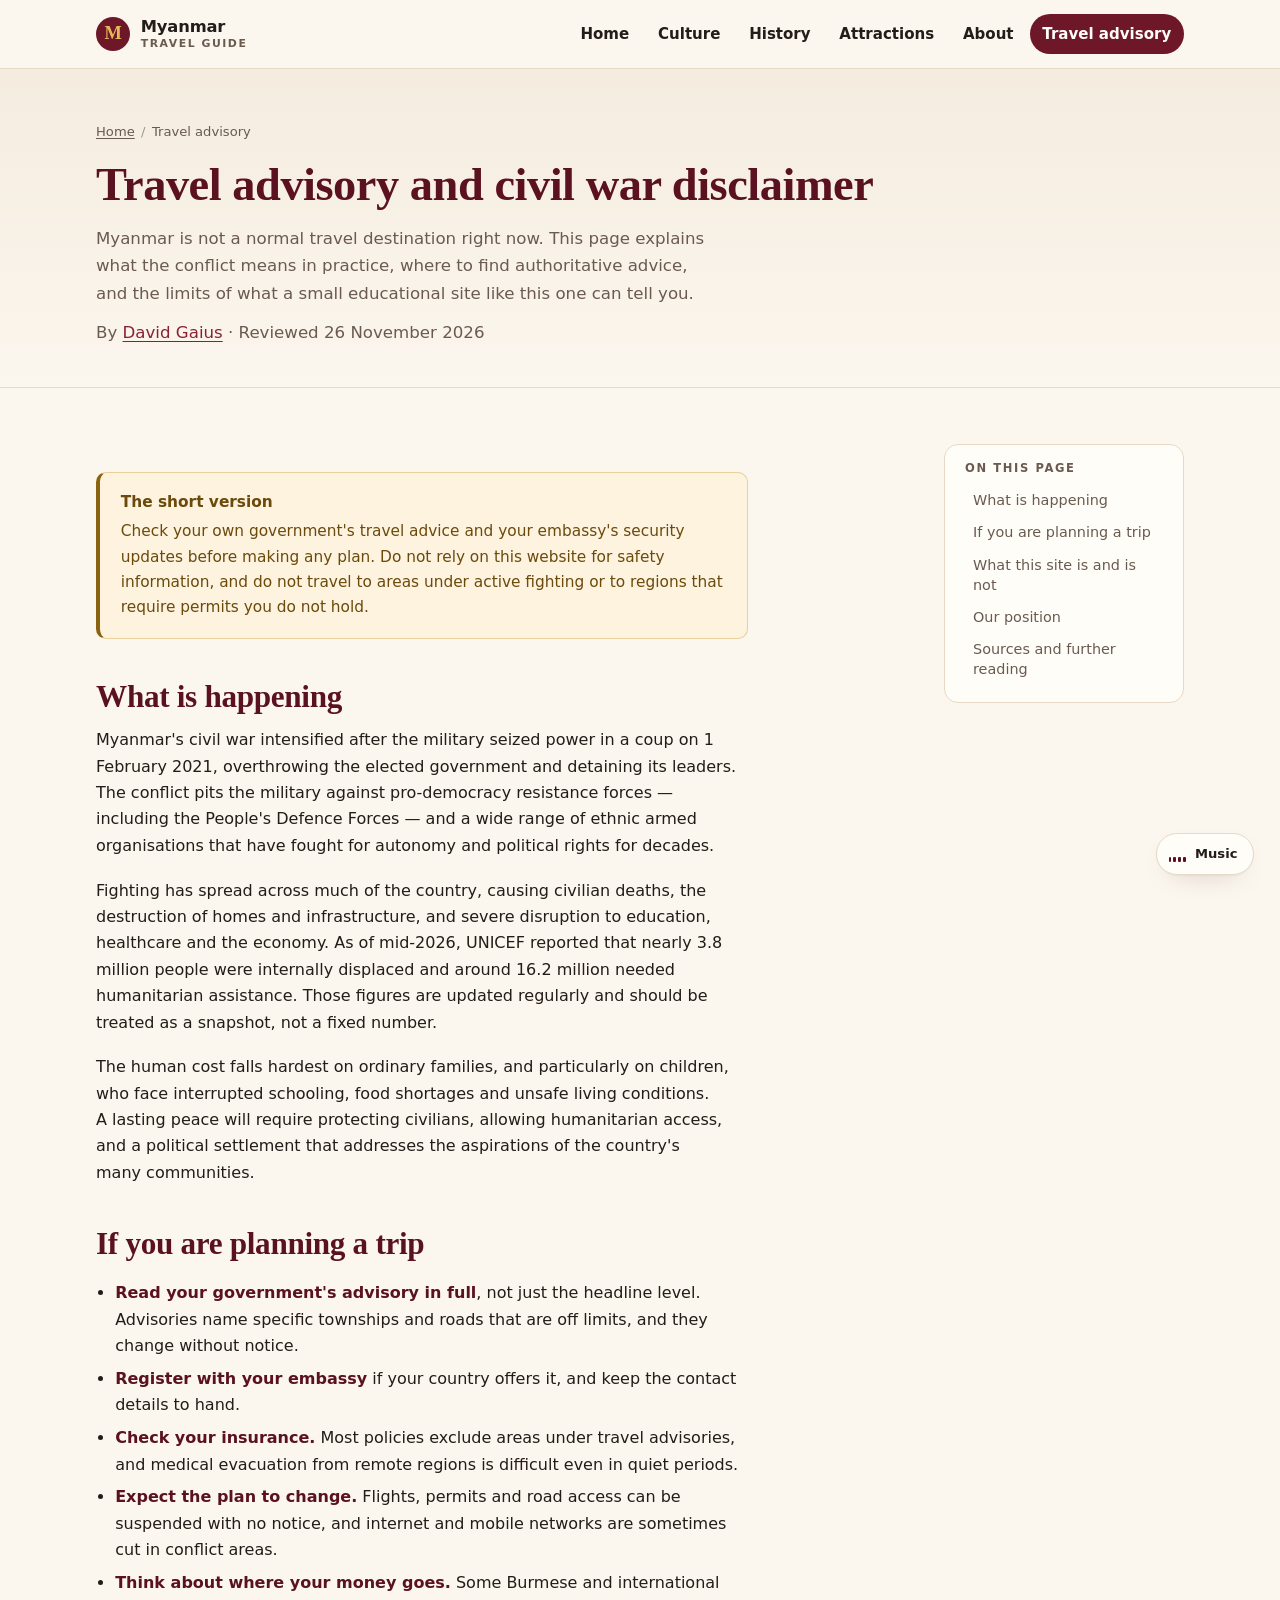
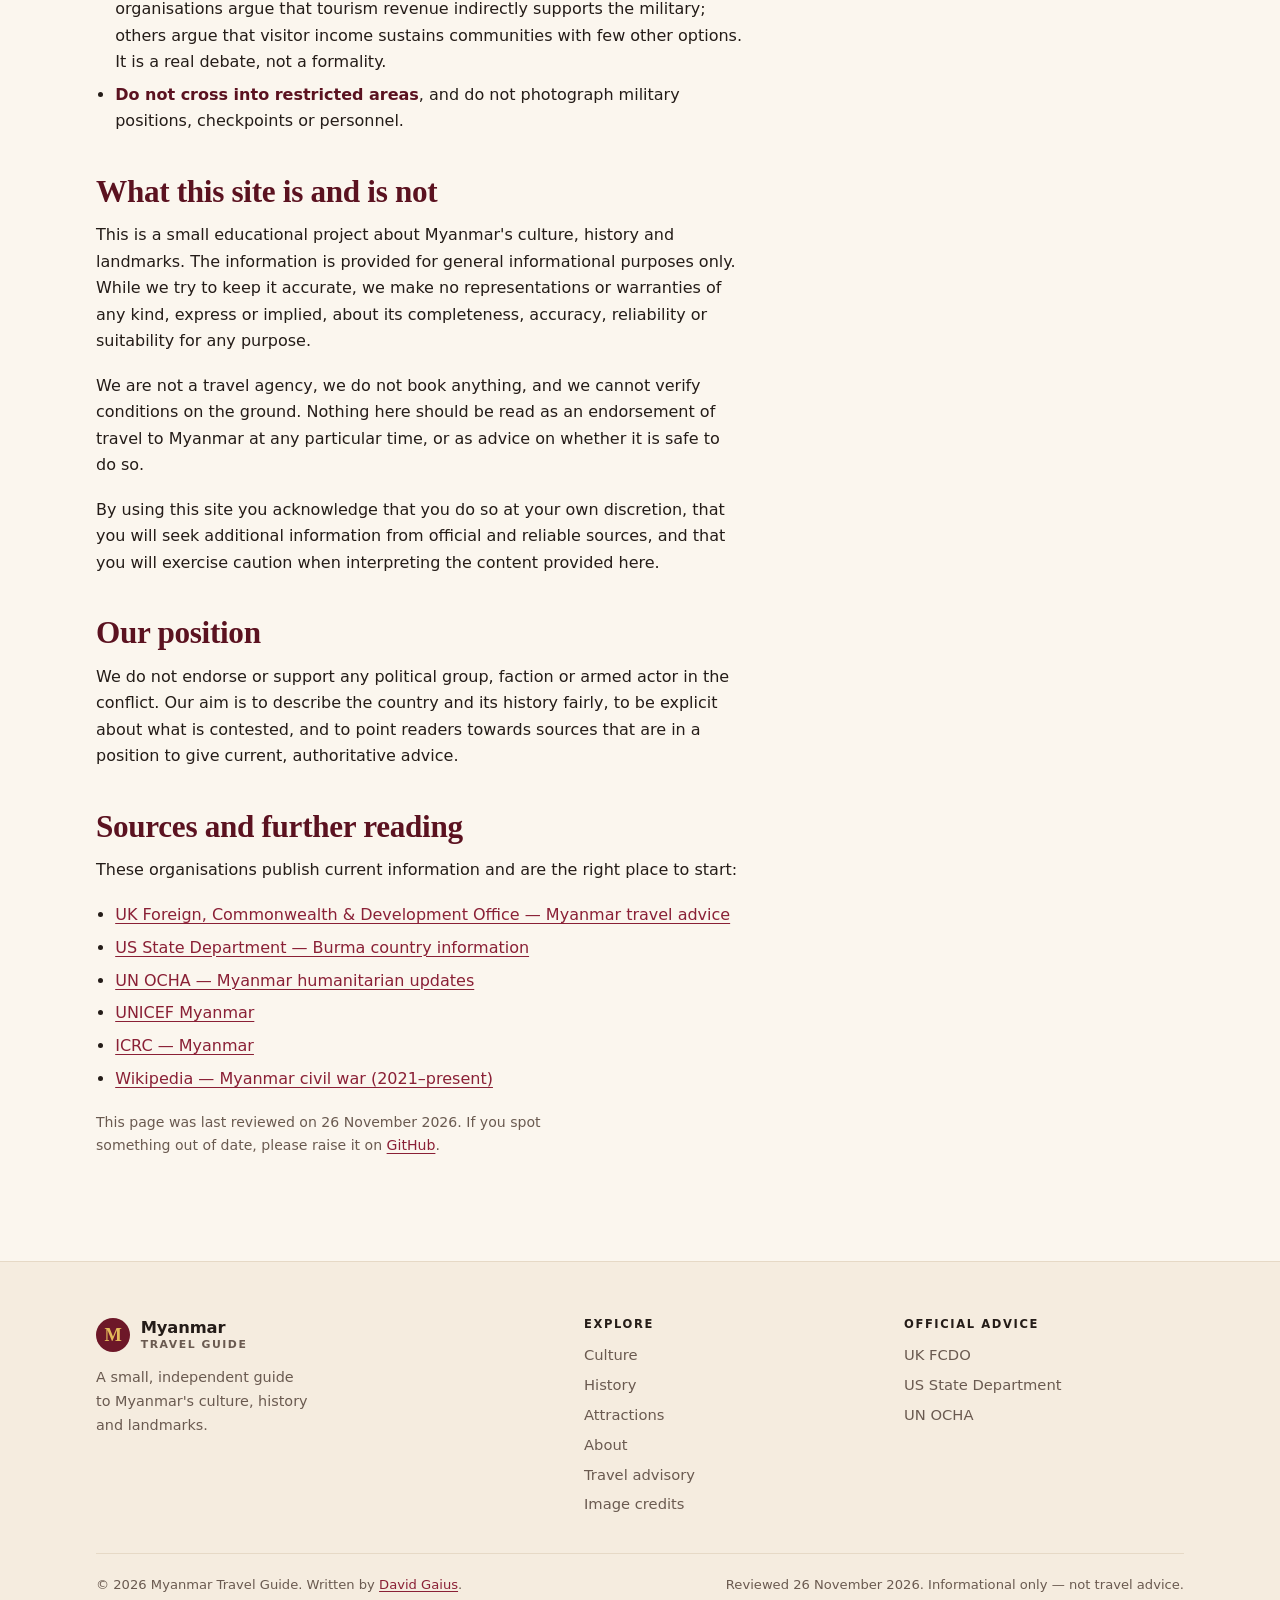
<file: disclaimer.html>
<!DOCTYPE html>
<html lang="en">
<head>
	<meta charset="UTF-8">
	<script>document.documentElement.classList.add('js');</script>
	<meta name="viewport" content="width=device-width, initial-scale=1.0">
	<title>Travel advisory — the civil war in Myanmar</title>
	<meta name="description" content="Safety information and a plain disclaimer for readers of this guide: what the conflict in Myanmar means for travel, which official sources to check, and what this site is and is not.">
	<link rel="canonical" href="https://myanmartravelguide.netlify.app/disclaimer">
	<meta name="author" content="David Gaius">
	<meta name="robots" content="index, follow, max-image-preview:large">
	<meta name="theme-color" content="#fbf6ee" media="(prefers-color-scheme: light)">
	<meta name="theme-color" content="#141110" media="(prefers-color-scheme: dark)">

	<meta property="og:type" content="article">
	<meta property="og:site_name" content="Myanmar Travel Guide">
	<meta property="og:title" content="Travel advisory: the civil war in Myanmar">
	<meta property="og:description" content="What the conflict means for travel, which official sources to check, and what this site is and is not.">
	<meta property="og:url" content="https://myanmartravelguide.netlify.app/disclaimer">
	<meta property="og:locale" content="en_GB">
	<meta property="og:image" content="https://myanmartravelguide.netlify.app/assets/img/og/og-disclaimer.jpg">
	<meta property="og:image:width" content="1200">
	<meta property="og:image:height" content="630">
	<meta property="og:image:alt" content="Travel advisory — Myanmar Travel Guide.">
	<meta name="twitter:card" content="summary_large_image">
	<meta name="twitter:title" content="Travel advisory: the civil war in Myanmar">
	<meta name="twitter:description" content="What the conflict means for travel, which official sources to check, and what this site is and is not.">
	<meta name="twitter:image" content="https://myanmartravelguide.netlify.app/assets/img/og/og-disclaimer.jpg">
	<meta name="twitter:image:alt" content="Travel advisory — Myanmar Travel Guide.">

	<link rel="icon" type="image/svg+xml" href="/favicon.svg">
	<link rel="apple-touch-icon" href="/favicon.svg">
	<link rel="stylesheet" href="/styles.css">
	<script src="/app.js" defer></script>
</head>
<body>
	<a class="skip-link" href="#main">Skip to content</a>

	<header class="site-header">
		<div class="wrap header-inner">
			<a class="brand" href="/">
				<span class="brand-mark" aria-hidden="true">M</span>
				<span class="brand-text">Myanmar <em>Travel Guide</em></span>
			</a>

			<button class="nav-toggle" type="button" aria-label="Open navigation" aria-controls="site-nav" aria-expanded="false">
				<span></span><span></span><span></span>
			</button>

			<nav class="site-nav" id="site-nav" aria-label="Main">
				<ul>
					<li><a href="/">Home</a></li>
					<li><a href="/culture">Culture</a></li>
					<li><a href="/history">History</a></li>
					<li><a href="/attractions">Attractions</a></li>
					<li><a href="/about">About</a></li>
					<li><a href="/disclaimer" aria-current="page">Travel advisory</a></li>
				</ul>
			</nav>
		</div>
	</header>

	<main id="main">
		<div class="page-head">
			<div class="wrap">
				<nav class="breadcrumb" aria-label="Breadcrumb">
					<a href="/">Home</a>
					<span aria-hidden="true">/</span>
					<span>Travel advisory</span>
				</nav>
				<h1>Travel advisory and civil war disclaimer</h1>
				<p>Myanmar is not a normal travel destination right now. This page explains what the conflict means in practice, where to find authoritative advice, and the limits of what a small educational site like this one can tell you.</p>
				<p class="note">By <a href="/about">David Gaius</a> &middot; Reviewed <time datetime="2026-11-26">26 November 2026</time></p>
			</div>
		</div>

		<div class="wrap with-toc">
			<article class="prose">
				<div class="callout callout--warn">
					<p class="callout-title">The short version</p>
					<p>Check your own government's travel advice and your embassy's security updates before making any plan. Do not rely on this website for safety information, and do not travel to areas under active fighting or to regions that require permits you do not hold.</p>
				</div>

				<h2 id="situation">What is happening</h2>
				<p>Myanmar's civil war intensified after the military seized power in a coup on 1 February 2021, overthrowing the elected government and detaining its leaders. The conflict pits the military against pro-democracy resistance forces &mdash; including the People's Defence Forces &mdash; and a wide range of ethnic armed organisations that have fought for autonomy and political rights for decades.</p>
				<p>Fighting has spread across much of the country, causing civilian deaths, the destruction of homes and infrastructure, and severe disruption to education, healthcare and the economy. As of mid-2026, UNICEF reported that nearly 3.8 million people were internally displaced and around 16.2 million needed humanitarian assistance. Those figures are updated regularly and should be treated as a snapshot, not a fixed number.</p>
				<p>The human cost falls hardest on ordinary families, and particularly on children, who face interrupted schooling, food shortages and unsafe living conditions. A lasting peace will require protecting civilians, allowing humanitarian access, and a political settlement that addresses the aspirations of the country's many communities.</p>

				<h2 id="travel">If you are planning a trip</h2>
				<ul>
					<li><strong>Read your government's advisory in full</strong>, not just the headline level. Advisories name specific townships and roads that are off limits, and they change without notice.</li>
					<li><strong>Register with your embassy</strong> if your country offers it, and keep the contact details to hand.</li>
					<li><strong>Check your insurance.</strong> Most policies exclude areas under travel advisories, and medical evacuation from remote regions is difficult even in quiet periods.</li>
					<li><strong>Expect the plan to change.</strong> Flights, permits and road access can be suspended with no notice, and internet and mobile networks are sometimes cut in conflict areas.</li>
					<li><strong>Think about where your money goes.</strong> Some Burmese and international organisations argue that tourism revenue indirectly supports the military; others argue that visitor income sustains communities with few other options. It is a real debate, not a formality.</li>
					<li><strong>Do not cross into restricted areas</strong>, and do not photograph military positions, checkpoints or personnel.</li>
				</ul>

				<h2 id="site">What this site is and is not</h2>
				<p>This is a small educational project about Myanmar's culture, history and landmarks. The information is provided for general informational purposes only. While we try to keep it accurate, we make no representations or warranties of any kind, express or implied, about its completeness, accuracy, reliability or suitability for any purpose.</p>
				<p>We are not a travel agency, we do not book anything, and we cannot verify conditions on the ground. Nothing here should be read as an endorsement of travel to Myanmar at any particular time, or as advice on whether it is safe to do so.</p>
				<p>By using this site you acknowledge that you do so at your own discretion, that you will seek additional information from official and reliable sources, and that you will exercise caution when interpreting the content provided here.</p>

				<h2 id="position">Our position</h2>
				<p>We do not endorse or support any political group, faction or armed actor in the conflict. Our aim is to describe the country and its history fairly, to be explicit about what is contested, and to point readers towards sources that are in a position to give current, authoritative advice.</p>

				<h2 id="sources">Sources and further reading</h2>
				<p>These organisations publish current information and are the right place to start:</p>
				<ul>
					<li><a href="https://www.gov.uk/foreign-travel-advice/myanmar" target="_blank" rel="noopener noreferrer">UK Foreign, Commonwealth &amp; Development Office &mdash; Myanmar travel advice</a></li>
					<li><a href="https://travel.state.gov/content/travel/en/international-travel/International-Travel-Country-Information-Pages/Burma.html" target="_blank" rel="noopener noreferrer">US State Department &mdash; Burma country information</a></li>
					<li><a href="https://www.unocha.org/myanmar" target="_blank" rel="noopener noreferrer">UN OCHA &mdash; Myanmar humanitarian updates</a></li>
					<li><a href="https://www.unicef.org/myanmar" target="_blank" rel="noopener noreferrer">UNICEF Myanmar</a></li>
					<li><a href="https://www.icrc.org/en/where-we-work/myanmar" target="_blank" rel="noopener noreferrer">ICRC &mdash; Myanmar</a></li>
					<li><a href="https://en.wikipedia.org/wiki/Myanmar_civil_war_(2021%E2%80%93present)" target="_blank" rel="noopener noreferrer">Wikipedia &mdash; Myanmar civil war (2021&ndash;present)</a></li>
				</ul>

				<p class="note">This page was last reviewed on <time datetime="2026-11-26">26 November 2026</time>. If you spot something out of date, please raise it on <a href="https://github.com/davidtheimperial" target="_blank" rel="noopener noreferrer">GitHub</a>.</p>
			</article>

			<aside class="toc" aria-labelledby="toc-title">
				<h2 id="toc-title">On this page</h2>
				<ol>
					<li><a href="#situation">What is happening</a></li>
					<li><a href="#travel">If you are planning a trip</a></li>
					<li><a href="#site">What this site is and is not</a></li>
					<li><a href="#position">Our position</a></li>
					<li><a href="#sources">Sources and further reading</a></li>
				</ol>
			</aside>
		</div>
	</main>

	<footer class="site-footer">
		<div class="wrap">
			<div class="footer-grid">
				<div>
					<a class="brand" href="/">
						<span class="brand-mark" aria-hidden="true">M</span>
						<span class="brand-text">Myanmar <em>Travel Guide</em></span>
					</a>
					<p class="footer-blurb">A small, independent guide to Myanmar's culture, history and landmarks.</p>
				</div>

				<nav aria-label="Footer">
					<h2 class="footer-heading">Explore</h2>
					<ul class="footer-links">
						<li><a href="/culture">Culture</a></li>
						<li><a href="/history">History</a></li>
						<li><a href="/attractions">Attractions</a></li>
						<li><a href="/about">About</a></li>
						<li><a href="/disclaimer">Travel advisory</a></li>
						<li><a href="/credits">Image credits</a></li>
					</ul>
				</nav>

				<div>
					<h2 class="footer-heading">Official advice</h2>
					<ul class="footer-links">
						<li><a href="https://www.gov.uk/foreign-travel-advice/myanmar" target="_blank" rel="noopener noreferrer">UK FCDO</a></li>
						<li><a href="https://travel.state.gov/content/travel/en/international-travel/International-Travel-Country-Information-Pages/Burma.html" target="_blank" rel="noopener noreferrer">US State Department</a></li>
						<li><a href="https://www.unocha.org/myanmar" target="_blank" rel="noopener noreferrer">UN OCHA</a></li>
					</ul>
				</div>
			</div>

			<div class="footer-legal">
				<p>&copy; <span data-year>2026</span> Myanmar Travel Guide. Written by <a href="/about">David Gaius</a>.</p>
				<p>Reviewed <time datetime="2026-11-26">26 November 2026</time>. Informational only &mdash; not travel advice.</p>
			</div>
		</div>
	</footer>

	<script type="application/ld+json">
	{
		"@context": "https://schema.org",
		"@graph": [
			{
				"@type": "Organization",
				"@id": "https://myanmartravelguide.netlify.app/#organization",
				"name": "Myanmar Travel Guide",
				"url": "https://myanmartravelguide.netlify.app/",
				"logo": "https://myanmartravelguide.netlify.app/favicon.svg"
			},
			{
				"@type": "Person",
				"@id": "https://myanmartravelguide.netlify.app/#author",
				"name": "David Gaius",
				"url": "https://github.com/davidtheimperial",
				"description": "Independent writer and the author of the Myanmar Travel Guide."
			},
			{
				"@type": "BreadcrumbList",
				"itemListElement": [
					{ "@type": "ListItem", "position": 1, "name": "Home", "item": "https://myanmartravelguide.netlify.app/" },
					{ "@type": "ListItem", "position": 2, "name": "Travel advisory", "item": "https://myanmartravelguide.netlify.app/disclaimer" }
				]
			},
			{
				"@type": "Article",
				"@id": "https://myanmartravelguide.netlify.app/disclaimer#article",
				"headline": "Travel advisory — the civil war in Myanmar",
				"description": "What the conflict in Myanmar means for travel, which official sources to check, and what this site is and is not.",
				"image": "https://myanmartravelguide.netlify.app/assets/img/og/og-disclaimer.jpg",
				"inLanguage": "en",
				"datePublished": "2026-10-26",
				"dateModified": "2026-11-26",
				"author": { "@id": "https://myanmartravelguide.netlify.app/#author" },
				"publisher": { "@id": "https://myanmartravelguide.netlify.app/#organization" },
				"isPartOf": { "@id": "https://myanmartravelguide.netlify.app/#website" },
				"mainEntityOfPage": "https://myanmartravelguide.netlify.app/disclaimer"
			}
		]
	}
	</script>
	<button class="music-toggle" type="button" data-music-toggle aria-pressed="false" aria-label="Ambient music">
		<span class="music-toggle-bars" aria-hidden="true"><span></span><span></span><span></span><span></span></span>
		<span class="music-toggle-label" aria-hidden="true">Music</span>
	</button>
</body>
</html>
</file>
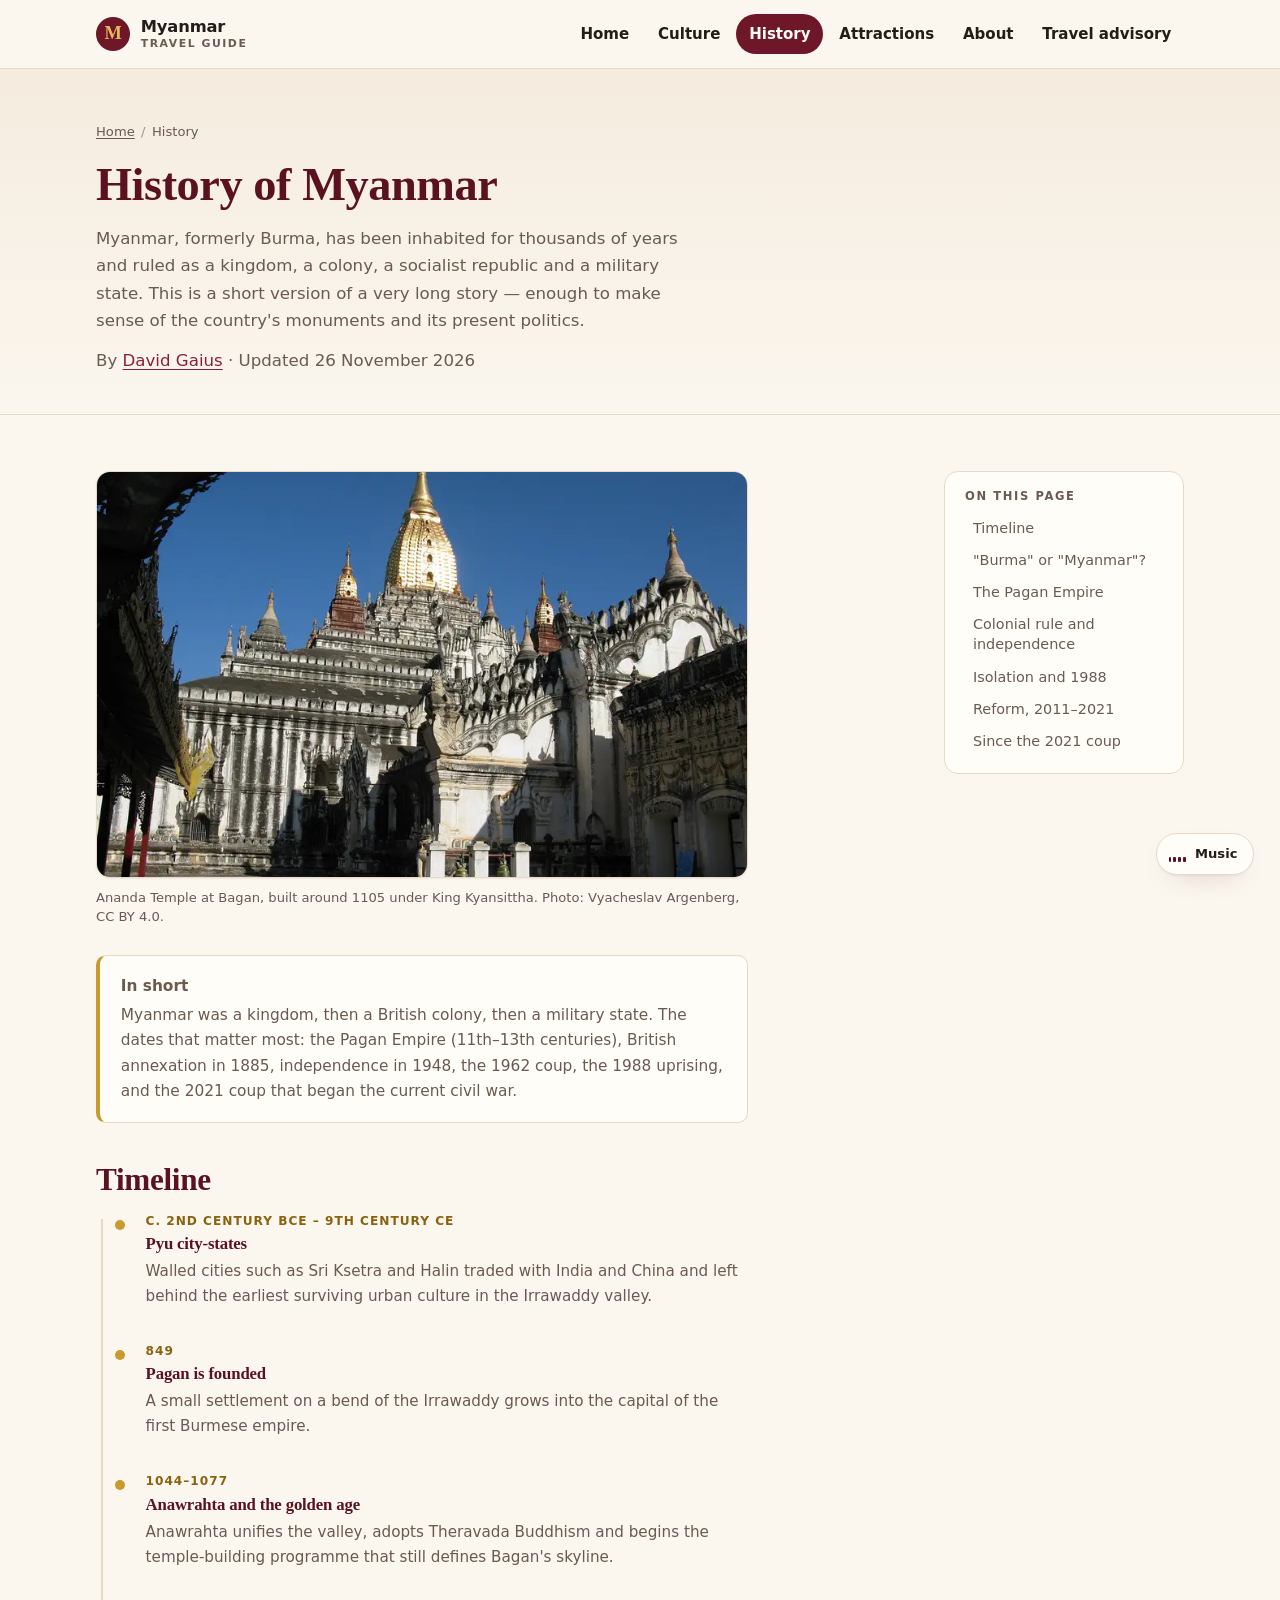
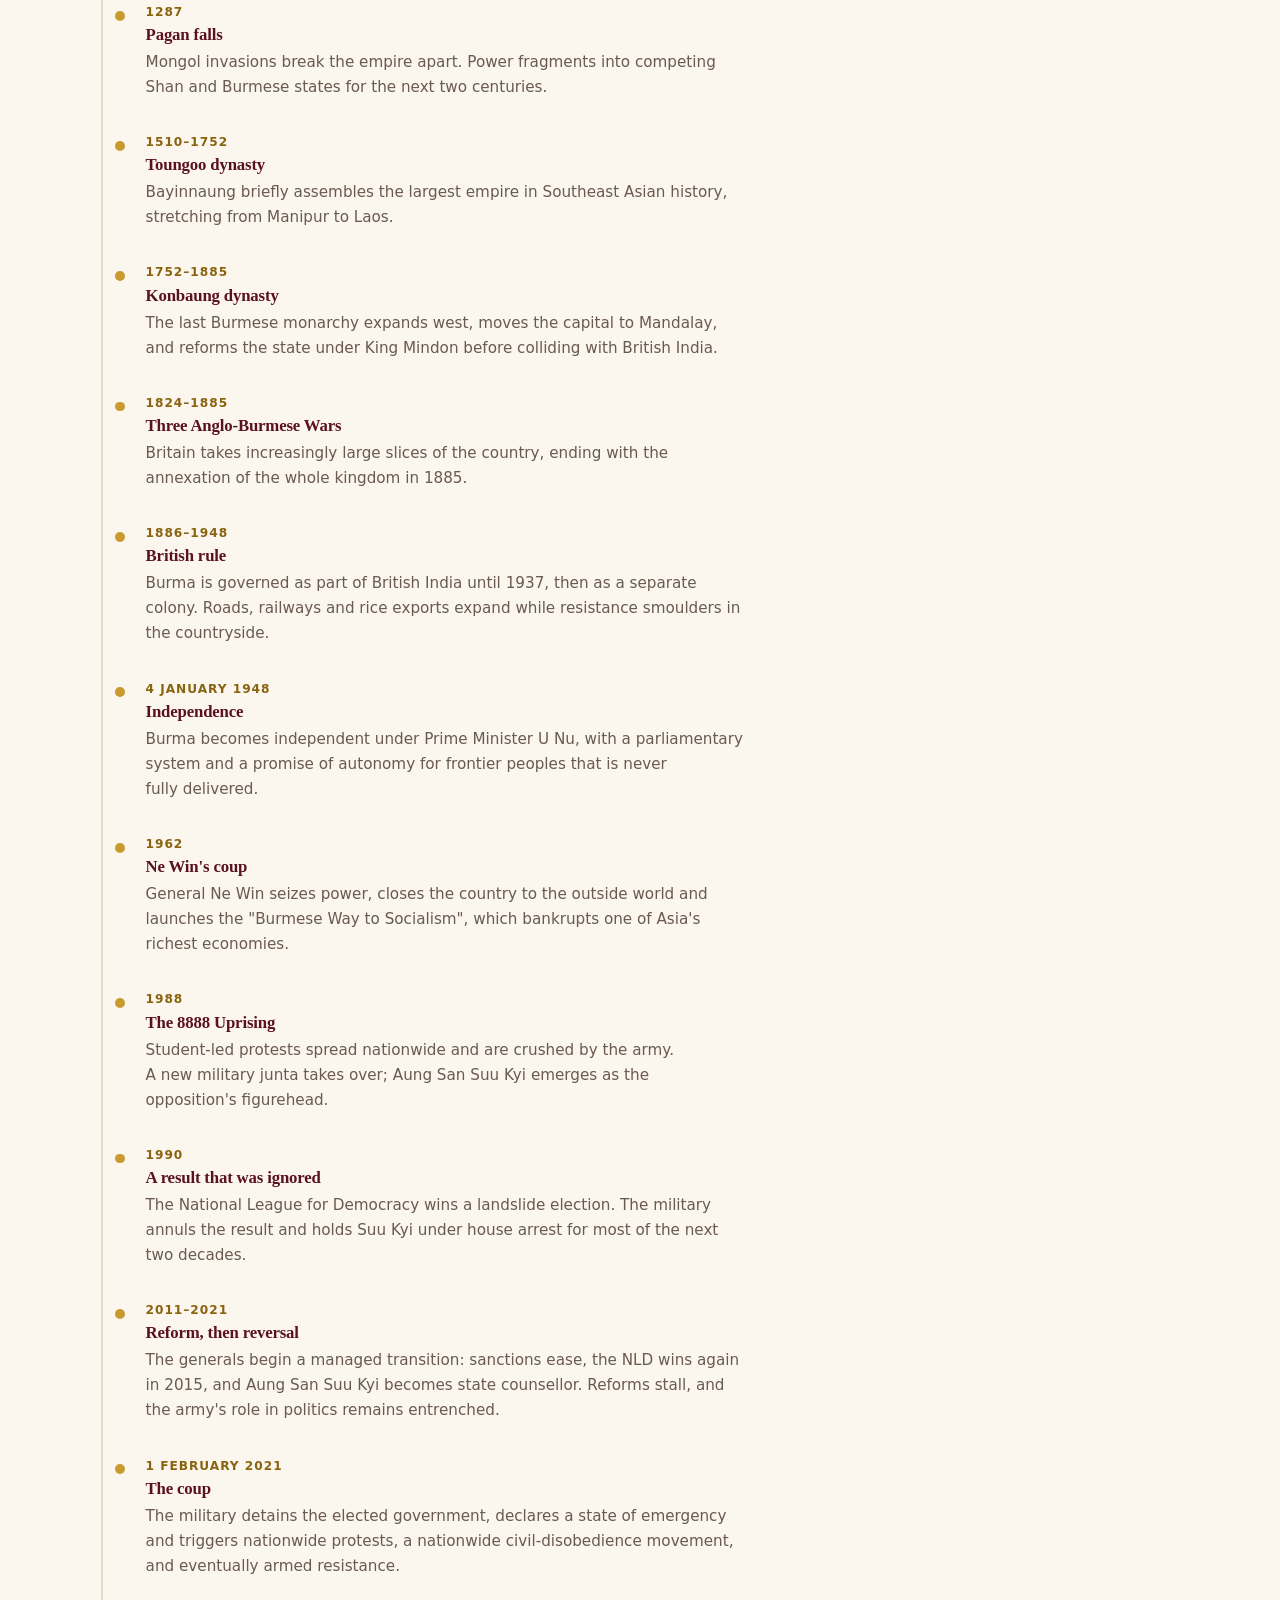
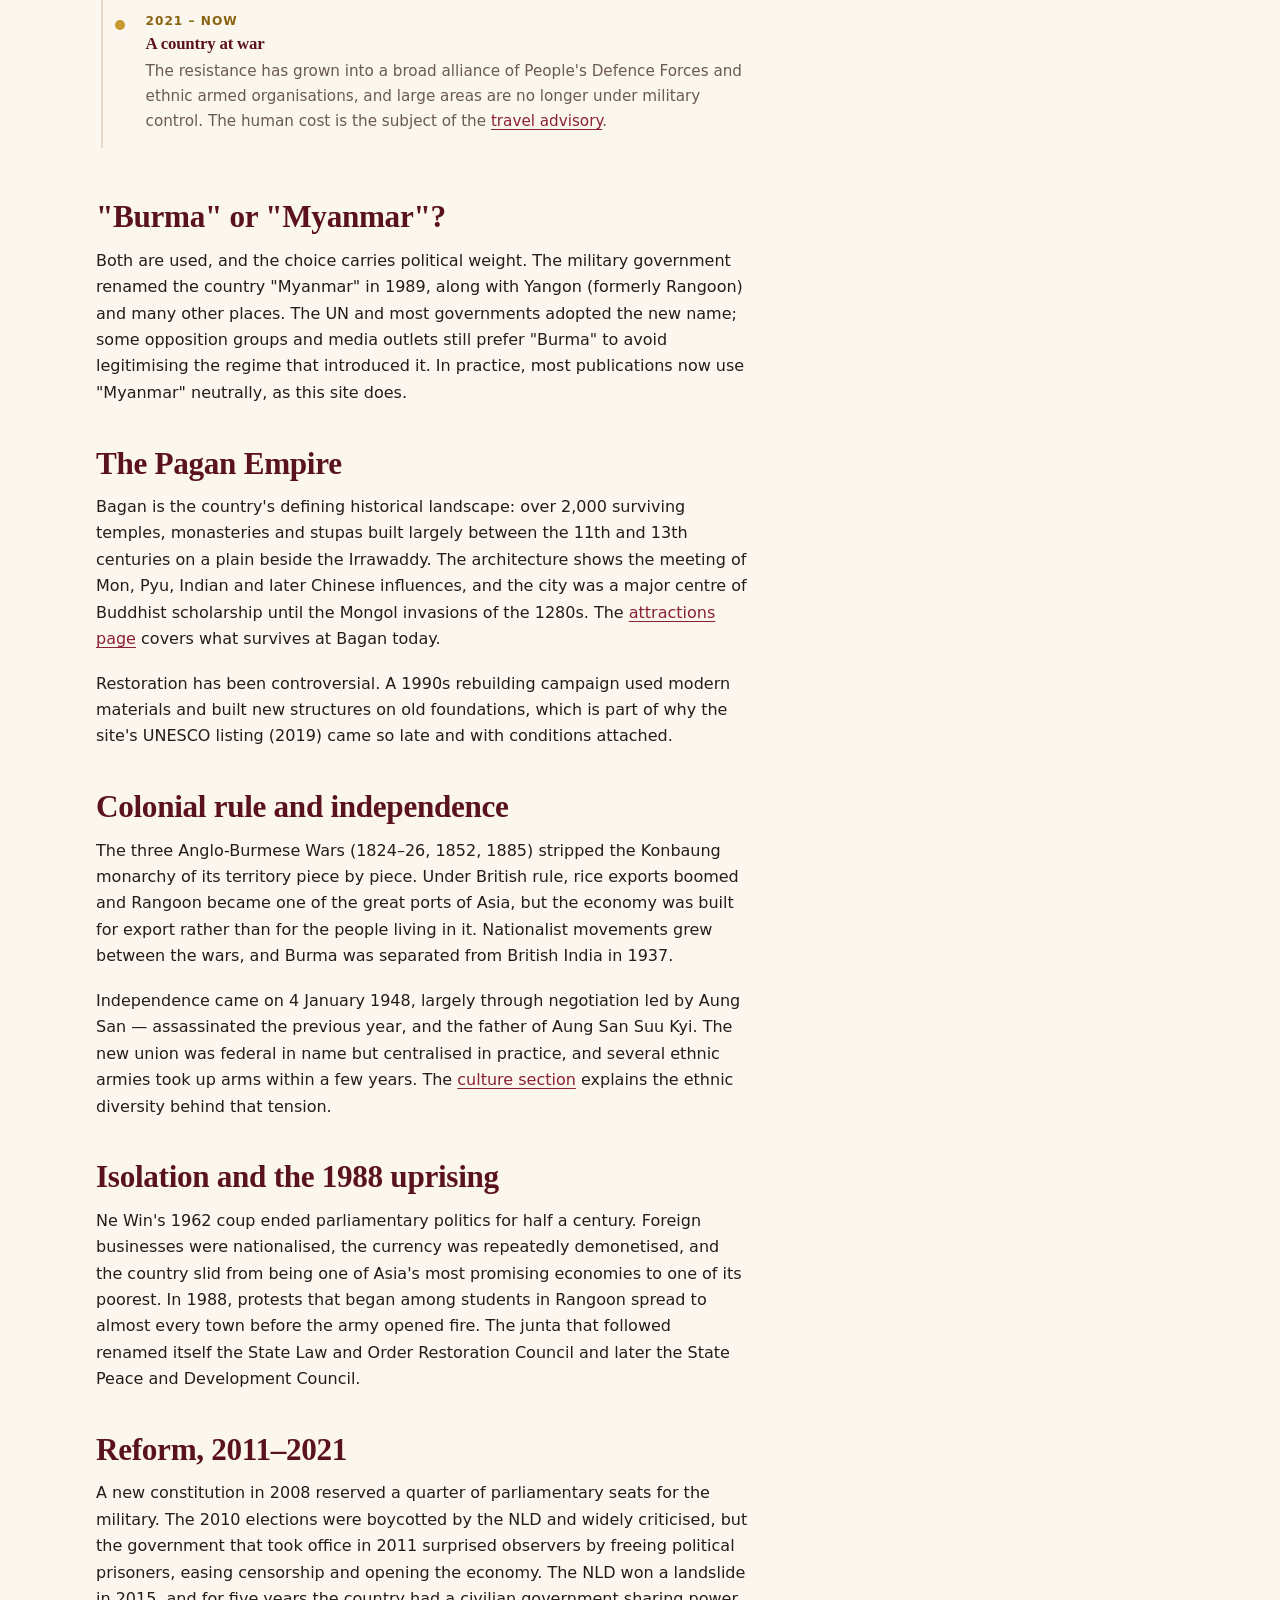
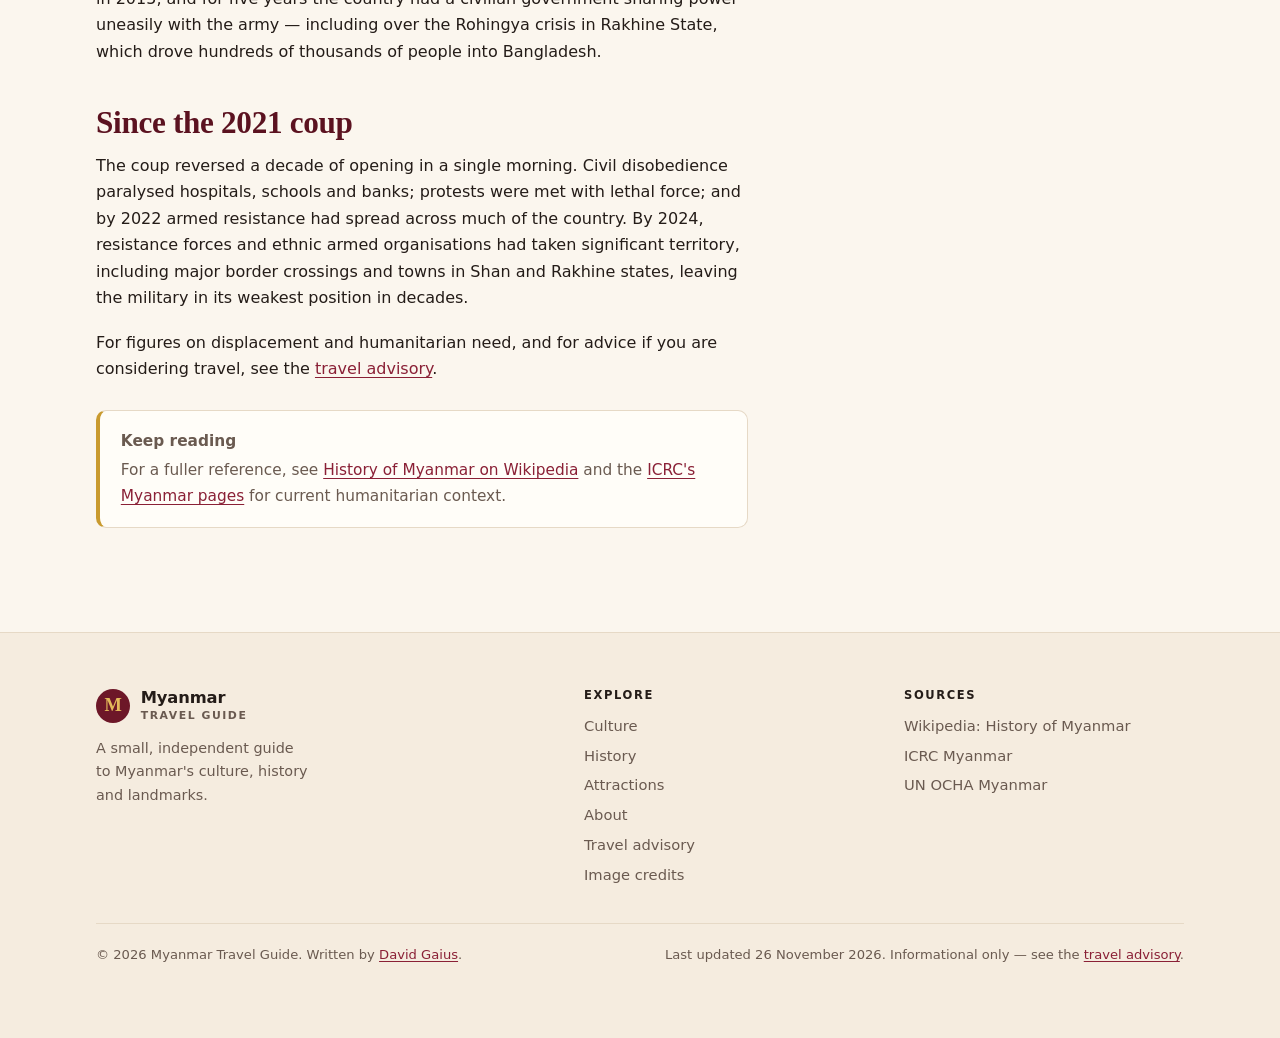
<file: history.html>
<!DOCTYPE html>
<html lang="en">
<head>
	<meta charset="UTF-8">
	<script>document.documentElement.classList.add('js');</script>
	<meta name="viewport" content="width=device-width, initial-scale=1.0">
	<title>History of Myanmar — from Pagan to the present</title>
	<meta name="description" content="A short history of Myanmar: the Pyu city-states, the Pagan Empire, the Toungoo and Konbaung dynasties, British rule, independence in 1948, the 1962 and 2021 coups, and where things stand now.">
	<link rel="canonical" href="https://myanmartravelguide.netlify.app/history">
	<meta name="author" content="David Gaius">
	<meta name="robots" content="index, follow, max-image-preview:large">
	<meta name="theme-color" content="#fbf6ee" media="(prefers-color-scheme: light)">
	<meta name="theme-color" content="#141110" media="(prefers-color-scheme: dark)">

	<meta property="og:type" content="article">
	<meta property="og:site_name" content="Myanmar Travel Guide">
	<meta property="og:title" content="History of Myanmar">
	<meta property="og:description" content="From the Pyu city-states and the Pagan Empire to independence, military rule and the 2021 coup.">
	<meta property="og:url" content="https://myanmartravelguide.netlify.app/history">
	<meta property="og:locale" content="en_GB">
	<meta property="og:image" content="https://myanmartravelguide.netlify.app/assets/img/og/og-history.jpg">
	<meta property="og:image:width" content="1200">
	<meta property="og:image:height" content="630">
	<meta property="og:image:alt" content="The brick terraces and spires of Ananda Temple at Bagan.">
	<meta name="twitter:card" content="summary_large_image">
	<meta name="twitter:title" content="History of Myanmar">
	<meta name="twitter:description" content="From the Pyu city-states and the Pagan Empire to independence, military rule and the 2021 coup.">
	<meta name="twitter:image" content="https://myanmartravelguide.netlify.app/assets/img/og/og-history.jpg">
	<meta name="twitter:image:alt" content="The brick terraces and spires of Ananda Temple at Bagan.">

	<link rel="icon" type="image/svg+xml" href="/favicon.svg">
	<link rel="apple-touch-icon" href="/favicon.svg">
	<link rel="stylesheet" href="/styles.css">
	<script src="/app.js" defer></script>
</head>
<body>
	<a class="skip-link" href="#main">Skip to content</a>

	<header class="site-header">
		<div class="wrap header-inner">
			<a class="brand" href="/">
				<span class="brand-mark" aria-hidden="true">M</span>
				<span class="brand-text">Myanmar <em>Travel Guide</em></span>
			</a>

			<button class="nav-toggle" type="button" aria-label="Open navigation" aria-controls="site-nav" aria-expanded="false">
				<span></span><span></span><span></span>
			</button>

			<nav class="site-nav" id="site-nav" aria-label="Main">
				<ul>
					<li><a href="/">Home</a></li>
					<li><a href="/culture">Culture</a></li>
					<li><a href="/history" aria-current="page">History</a></li>
					<li><a href="/attractions">Attractions</a></li>
					<li><a href="/about">About</a></li>
					<li><a href="/disclaimer">Travel advisory</a></li>
				</ul>
			</nav>
		</div>
	</header>

	<main id="main">
		<div class="page-head">
			<div class="wrap">
				<nav class="breadcrumb" aria-label="Breadcrumb">
					<a href="/">Home</a>
					<span aria-hidden="true">/</span>
					<span>History</span>
				</nav>
				<h1>History of Myanmar</h1>
				<p>Myanmar, formerly Burma, has been inhabited for thousands of years and ruled as a kingdom, a colony, a socialist republic and a military state. This is a short version of a very long story &mdash; enough to make sense of the country's monuments and its present politics.</p>
				<p class="note">By <a href="/about">David Gaius</a> &middot; Updated <time datetime="2026-11-26">26 November 2026</time></p>
			</div>
		</div>

		<div class="wrap with-toc">
			<article class="prose">
				<figure class="article-figure">
					<picture>
						<source type="image/webp" srcset="/assets/img/history-480.webp 480w, /assets/img/history-800.webp 800w, /assets/img/history-1200.webp 1200w" sizes="(max-width: 860px) 100vw, 44rem">
						<img src="/assets/img/history.jpg" width="1600" height="1200" alt="The brick terraces and spires of Ananda Temple at Bagan." fetchpriority="high" decoding="async">
					</picture>
					<figcaption>Ananda Temple at Bagan, built around 1105 under King Kyansittha. Photo: Vyacheslav Argenberg, CC BY 4.0.</figcaption>
				</figure>

				<div class="callout">
					<p class="callout-title">In short</p>
					<p>Myanmar was a kingdom, then a British colony, then a military state. The dates that matter most: the Pagan Empire (11th&ndash;13th centuries), British annexation in 1885, independence in 1948, the 1962 coup, the 1988 uprising, and the 2021 coup that began the current civil war.</p>
				</div>

				<h2 id="timeline">Timeline</h2>
				<ol class="timeline">
					<li>
						<span class="era">c. 2nd century BCE &ndash; 9th century CE</span>
						<h3>Pyu city-states</h3>
						<p>Walled cities such as Sri Ksetra and Halin traded with India and China and left behind the earliest surviving urban culture in the Irrawaddy valley.</p>
					</li>
					<li>
						<span class="era">849</span>
						<h3>Pagan is founded</h3>
						<p>A small settlement on a bend of the Irrawaddy grows into the capital of the first Burmese empire.</p>
					</li>
					<li>
						<span class="era">1044&ndash;1077</span>
						<h3>Anawrahta and the golden age</h3>
						<p>Anawrahta unifies the valley, adopts Theravada Buddhism and begins the temple-building programme that still defines Bagan's skyline.</p>
					</li>
					<li>
						<span class="era">1287</span>
						<h3>Pagan falls</h3>
						<p>Mongol invasions break the empire apart. Power fragments into competing Shan and Burmese states for the next two centuries.</p>
					</li>
					<li>
						<span class="era">1510&ndash;1752</span>
						<h3>Toungoo dynasty</h3>
						<p>Bayinnaung briefly assembles the largest empire in Southeast Asian history, stretching from Manipur to Laos.</p>
					</li>
					<li>
						<span class="era">1752&ndash;1885</span>
						<h3>Konbaung dynasty</h3>
						<p>The last Burmese monarchy expands west, moves the capital to Mandalay, and reforms the state under King Mindon before colliding with British India.</p>
					</li>
					<li>
						<span class="era">1824&ndash;1885</span>
						<h3>Three Anglo-Burmese Wars</h3>
						<p>Britain takes increasingly large slices of the country, ending with the annexation of the whole kingdom in 1885.</p>
					</li>
					<li>
						<span class="era">1886&ndash;1948</span>
						<h3>British rule</h3>
						<p>Burma is governed as part of British India until 1937, then as a separate colony. Roads, railways and rice exports expand while resistance smoulders in the countryside.</p>
					</li>
					<li>
						<span class="era">4 January 1948</span>
						<h3>Independence</h3>
						<p>Burma becomes independent under Prime Minister U Nu, with a parliamentary system and a promise of autonomy for frontier peoples that is never fully delivered.</p>
					</li>
					<li>
						<span class="era">1962</span>
						<h3>Ne Win's coup</h3>
						<p>General Ne Win seizes power, closes the country to the outside world and launches the "Burmese Way to Socialism", which bankrupts one of Asia's richest economies.</p>
					</li>
					<li>
						<span class="era">1988</span>
						<h3>The 8888 Uprising</h3>
						<p>Student-led protests spread nationwide and are crushed by the army. A new military junta takes over; Aung San Suu Kyi emerges as the opposition's figurehead.</p>
					</li>
					<li>
						<span class="era">1990</span>
						<h3>A result that was ignored</h3>
						<p>The National League for Democracy wins a landslide election. The military annuls the result and holds Suu Kyi under house arrest for most of the next two decades.</p>
					</li>
					<li>
						<span class="era">2011&ndash;2021</span>
						<h3>Reform, then reversal</h3>
						<p>The generals begin a managed transition: sanctions ease, the NLD wins again in 2015, and Aung San Suu Kyi becomes state counsellor. Reforms stall, and the army's role in politics remains entrenched.</p>
					</li>
					<li>
						<span class="era">1 February 2021</span>
						<h3>The coup</h3>
						<p>The military detains the elected government, declares a state of emergency and triggers nationwide protests, a nationwide civil-disobedience movement, and eventually armed resistance.</p>
					</li>
					<li>
						<span class="era">2021 &ndash; now</span>
						<h3>A country at war</h3>
						<p>The resistance has grown into a broad alliance of People's Defence Forces and ethnic armed organisations, and large areas are no longer under military control. The human cost is the subject of the <a href="/disclaimer">travel advisory</a>.</p>
					</li>
				</ol>

				<h2 id="burma">"Burma" or "Myanmar"?</h2>
				<p>Both are used, and the choice carries political weight. The military government renamed the country "Myanmar" in 1989, along with Yangon (formerly Rangoon) and many other places. The UN and most governments adopted the new name; some opposition groups and media outlets still prefer "Burma" to avoid legitimising the regime that introduced it. In practice, most publications now use "Myanmar" neutrally, as this site does.</p>

				<h2 id="pagan">The Pagan Empire</h2>
				<p>Bagan is the country's defining historical landscape: over 2,000 surviving temples, monasteries and stupas built largely between the 11th and 13th centuries on a plain beside the Irrawaddy. The architecture shows the meeting of Mon, Pyu, Indian and later Chinese influences, and the city was a major centre of Buddhist scholarship until the Mongol invasions of the 1280s. The <a href="/attractions">attractions page</a> covers what survives at Bagan today.</p>
				<p>Restoration has been controversial. A 1990s rebuilding campaign used modern materials and built new structures on old foundations, which is part of why the site's UNESCO listing (2019) came so late and with conditions attached.</p>

				<h2 id="colonial">Colonial rule and independence</h2>
				<p>The three Anglo-Burmese Wars (1824&ndash;26, 1852, 1885) stripped the Konbaung monarchy of its territory piece by piece. Under British rule, rice exports boomed and Rangoon became one of the great ports of Asia, but the economy was built for export rather than for the people living in it. Nationalist movements grew between the wars, and Burma was separated from British India in 1937.</p>
				<p>Independence came on 4 January 1948, largely through negotiation led by Aung San &mdash; assassinated the previous year, and the father of Aung San Suu Kyi. The new union was federal in name but centralised in practice, and several ethnic armies took up arms within a few years. The <a href="/culture#peoples">culture section</a> explains the ethnic diversity behind that tension.</p>

				<h2 id="isolation">Isolation and the 1988 uprising</h2>
				<p>Ne Win's 1962 coup ended parliamentary politics for half a century. Foreign businesses were nationalised, the currency was repeatedly demonetised, and the country slid from being one of Asia's most promising economies to one of its poorest. In 1988, protests that began among students in Rangoon spread to almost every town before the army opened fire. The junta that followed renamed itself the State Law and Order Restoration Council and later the State Peace and Development Council.</p>

				<h2 id="reform">Reform, 2011&ndash;2021</h2>
				<p>A new constitution in 2008 reserved a quarter of parliamentary seats for the military. The 2010 elections were boycotted by the NLD and widely criticised, but the government that took office in 2011 surprised observers by freeing political prisoners, easing censorship and opening the economy. The NLD won a landslide in 2015, and for five years the country had a civilian government sharing power uneasily with the army &mdash; including over the Rohingya crisis in Rakhine State, which drove hundreds of thousands of people into Bangladesh.</p>

				<h2 id="now">Since the 2021 coup</h2>
				<p>The coup reversed a decade of opening in a single morning. Civil disobedience paralysed hospitals, schools and banks; protests were met with lethal force; and by 2022 armed resistance had spread across much of the country. By 2024, resistance forces and ethnic armed organisations had taken significant territory, including major border crossings and towns in Shan and Rakhine states, leaving the military in its weakest position in decades.</p>
				<p>For figures on displacement and humanitarian need, and for advice if you are considering travel, see the <a href="/disclaimer">travel advisory</a>.</p>

				<div class="callout">
					<p class="callout-title">Keep reading</p>
					<p>For a fuller reference, see <a href="https://en.wikipedia.org/wiki/History_of_Myanmar" target="_blank" rel="noopener noreferrer">History of Myanmar on Wikipedia</a> and the <a href="https://www.icrc.org/en/where-we-work/myanmar" target="_blank" rel="noopener noreferrer">ICRC's Myanmar pages</a> for current humanitarian context.</p>
				</div>
			</article>

			<aside class="toc" aria-labelledby="toc-title">
				<h2 id="toc-title">On this page</h2>
				<ol>
					<li><a href="#timeline">Timeline</a></li>
					<li><a href="#burma">"Burma" or "Myanmar"?</a></li>
					<li><a href="#pagan">The Pagan Empire</a></li>
					<li><a href="#colonial">Colonial rule and independence</a></li>
					<li><a href="#isolation">Isolation and 1988</a></li>
					<li><a href="#reform">Reform, 2011&ndash;2021</a></li>
					<li><a href="#now">Since the 2021 coup</a></li>
				</ol>
			</aside>
		</div>
	</main>

	<footer class="site-footer">
		<div class="wrap">
			<div class="footer-grid">
				<div>
					<a class="brand" href="/">
						<span class="brand-mark" aria-hidden="true">M</span>
						<span class="brand-text">Myanmar <em>Travel Guide</em></span>
					</a>
					<p class="footer-blurb">A small, independent guide to Myanmar's culture, history and landmarks.</p>
				</div>

				<nav aria-label="Footer">
					<h2 class="footer-heading">Explore</h2>
					<ul class="footer-links">
						<li><a href="/culture">Culture</a></li>
						<li><a href="/history">History</a></li>
						<li><a href="/attractions">Attractions</a></li>
						<li><a href="/about">About</a></li>
						<li><a href="/disclaimer">Travel advisory</a></li>
						<li><a href="/credits">Image credits</a></li>
					</ul>
				</nav>

				<div>
					<h2 class="footer-heading">Sources</h2>
					<ul class="footer-links">
						<li><a href="https://en.wikipedia.org/wiki/History_of_Myanmar" target="_blank" rel="noopener noreferrer">Wikipedia: History of Myanmar</a></li>
						<li><a href="https://www.icrc.org/en/where-we-work/myanmar" target="_blank" rel="noopener noreferrer">ICRC Myanmar</a></li>
						<li><a href="https://www.unocha.org/myanmar" target="_blank" rel="noopener noreferrer">UN OCHA Myanmar</a></li>
					</ul>
				</div>
			</div>

			<div class="footer-legal">
				<p>&copy; <span data-year>2026</span> Myanmar Travel Guide. Written by <a href="/about">David Gaius</a>.</p>
				<p>Last updated <time datetime="2026-11-26">26 November 2026</time>. Informational only &mdash; see the <a href="/disclaimer">travel advisory</a>.</p>
			</div>
		</div>
	</footer>

	<script type="application/ld+json">
	{
		"@context": "https://schema.org",
		"@graph": [
			{
				"@type": "Organization",
				"@id": "https://myanmartravelguide.netlify.app/#organization",
				"name": "Myanmar Travel Guide",
				"url": "https://myanmartravelguide.netlify.app/",
				"logo": "https://myanmartravelguide.netlify.app/favicon.svg"
			},
			{
				"@type": "Person",
				"@id": "https://myanmartravelguide.netlify.app/#author",
				"name": "David Gaius",
				"url": "https://github.com/davidtheimperial",
				"description": "Independent writer and the author of the Myanmar Travel Guide."
			},
			{
				"@type": "BreadcrumbList",
				"itemListElement": [
					{ "@type": "ListItem", "position": 1, "name": "Home", "item": "https://myanmartravelguide.netlify.app/" },
					{ "@type": "ListItem", "position": 2, "name": "History", "item": "https://myanmartravelguide.netlify.app/history" }
				]
			},
			{
				"@type": "Article",
				"@id": "https://myanmartravelguide.netlify.app/history#article",
				"headline": "History of Myanmar — from Pagan to the present",
				"description": "A short history of Myanmar: the Pyu city-states, the Pagan Empire, the Toungoo and Konbaung dynasties, British rule, independence, military rule and the 2021 coup.",
				"image": "https://myanmartravelguide.netlify.app/assets/img/og/og-history.jpg",
				"inLanguage": "en",
				"datePublished": "2026-10-26",
				"dateModified": "2026-11-26",
				"author": { "@id": "https://myanmartravelguide.netlify.app/#author" },
				"publisher": { "@id": "https://myanmartravelguide.netlify.app/#organization" },
				"isPartOf": { "@id": "https://myanmartravelguide.netlify.app/#website" },
				"mainEntityOfPage": "https://myanmartravelguide.netlify.app/history"
			}
		]
	}
	</script>
	<button class="music-toggle" type="button" data-music-toggle aria-pressed="false" aria-label="Ambient music">
		<span class="music-toggle-bars" aria-hidden="true"><span></span><span></span><span></span><span></span></span>
		<span class="music-toggle-label" aria-hidden="true">Music</span>
	</button>
</body>
</html>
</file>
<file: styles.css>
/* ==========================================================================
   Myanmar Travel Guide — stylesheet
   1. Tokens          5. Layout & type
   2. Reset           6. Components
   3. Base            7. Page-specific
   4. Header          8. Footer / print
   ========================================================================== */

/* 1. Tokens ---------------------------------------------------------------- */

:root {
	/* Brand (from the favicon) */
	--maroon-900: #3f0d17;
	--maroon-700: #6d1728;
	--maroon-500: #8a2036;
	--gold-600: #8a6310;
	--gold-500: #c99a2e;
	--gold-300: #e3b95a;

	/* Surfaces */
	--bg: #fbf6ee;
	--surface: #fffdf8;
	--surface-2: #f5ecdf;
	--header-bg: rgba(251, 246, 238, 0.88);
	--line: #e6d9c6;

	/* Text */
	--ink: #241c18;
	--muted: #6a5a50;
	--heading: #5b1220;
	--link: #8a2036;

	/* Feedback */
	--warn-bg: #fdf3df;
	--warn-line: #e9cf9a;
	--warn-ink: #6b4a0c;

	/* Structure */
	--radius: 14px;
	--radius-sm: 10px;
	--wrap: 68rem;
	--measure: 64ch;
	--shadow-sm: 0 1px 2px rgba(63, 13, 23, 0.06);
	--shadow: 0 1px 2px rgba(63, 13, 23, 0.05), 0 10px 28px -16px rgba(63, 13, 23, 0.35);

	--font-body: system-ui, -apple-system, "Segoe UI", Roboto, "Helvetica Neue", Arial, sans-serif;
	--font-display: "Iowan Old Style", "Palatino Linotype", Palatino, Georgia, "Times New Roman", serif;

	color-scheme: light dark;
}

@media (prefers-color-scheme: dark) {
	:root {
		--maroon-700: #8c2438;
		--gold-600: #e0b352;
		--bg: #141110;
		--surface: #1c1816;
		--surface-2: #241e1a;
		--header-bg: rgba(20, 17, 16, 0.88);
		--line: #3a2f28;

		--ink: #f4ece2;
		--muted: #b3a396;
		--heading: #f0d9a8;
		--link: #e9c37a;

		--warn-bg: #2a2113;
		--warn-line: #5d4a22;
		--warn-ink: #f0d59a;

		--shadow-sm: 0 1px 2px rgba(0, 0, 0, 0.4);
		--shadow: 0 1px 2px rgba(0, 0, 0, 0.4), 0 16px 34px -20px rgba(0, 0, 0, 0.8);
	}
}

/* 2. Reset ----------------------------------------------------------------- */

*,
*::before,
*::after {
	box-sizing: border-box;
}

html {
	-webkit-text-size-adjust: 100%;
}

body,
h1,
h2,
h3,
h4,
p,
figure,
blockquote,
dl,
dd,
ul,
ol {
	margin: 0;
}

ul[class],
ol[class],
.site-nav ul,
.toc ol {
	list-style: none;
	margin: 0;
	padding: 0;
}

img,
svg,
video {
	display: block;
	max-width: 100%;
}

button,
input,
select,
textarea {
	font: inherit;
	color: inherit;
}

/* 3. Base ------------------------------------------------------------------ */

html {
	scroll-behavior: smooth;
}

body {
	background-color: var(--bg);
	color: var(--ink);
	font-family: var(--font-body);
	font-size: 1rem;
	line-height: 1.65;
	-webkit-font-smoothing: antialiased;
	text-rendering: optimizeLegibility;
	display: flex;
	flex-direction: column;
	min-height: 100dvh;
}

main {
	flex: 1 0 auto;
}

a {
	color: var(--link);
	text-underline-offset: 0.18em;
	text-decoration-thickness: 1px;
}

a:hover {
	text-decoration-thickness: 2px;
}

:focus-visible {
	outline: 3px solid var(--gold-500);
	outline-offset: 3px;
	border-radius: 4px;
}

::selection {
	background: var(--gold-300);
	color: var(--maroon-900);
}

.skip-link {
	position: fixed;
	top: -6rem;
	left: 1rem;
	z-index: 200;
	background: var(--maroon-700);
	color: #fffdf8;
	padding: 0.75rem 1.25rem;
	border-radius: 0 0 var(--radius-sm) var(--radius-sm);
	font-weight: 600;
	text-decoration: none;
	transition: top 0.15s ease;
}

.skip-link:focus {
	top: 0;
}

/* 4. Header ---------------------------------------------------------------- */

.site-header {
	position: sticky;
	top: 0;
	z-index: 100;
	background: var(--header-bg);
	-webkit-backdrop-filter: saturate(140%) blur(12px);
	backdrop-filter: saturate(140%) blur(12px);
	border-bottom: 1px solid var(--line);
}

.header-inner {
	display: flex;
	align-items: center;
	justify-content: space-between;
	gap: 1rem;
	min-height: 4.25rem;
}

.brand {
	display: inline-flex;
	align-items: center;
	gap: 0.65rem;
	color: var(--ink);
	text-decoration: none;
	font-weight: 650;
	letter-spacing: -0.01em;
	line-height: 1.15;
}

.brand-mark {
	display: grid;
	place-items: center;
	flex: 0 0 auto;
	width: 2.15rem;
	height: 2.15rem;
	border-radius: 50%;
	background: var(--maroon-700);
	color: var(--gold-300);
	font-family: var(--font-display);
	font-size: 1.15rem;
	font-weight: 700;
}

.brand-text {
	font-size: 1.02rem;
}

.brand-text em {
	display: block;
	font-style: normal;
	font-size: 0.68rem;
	letter-spacing: 0.14em;
	text-transform: uppercase;
	color: var(--muted);
	font-weight: 600;
	margin-top: 0.1rem;
}

.site-nav ul {
	display: flex;
	align-items: center;
	gap: 0.2rem;
}

.site-nav a {
	display: block;
	padding: 0.5rem 0.8rem;
	border-radius: 999px;
	color: var(--ink);
	text-decoration: none;
	font-size: 0.94rem;
	font-weight: 550;
	white-space: nowrap;
	transition: background-color 0.15s ease, color 0.15s ease;
}

.site-nav a:hover {
	background: var(--surface-2);
	color: var(--heading);
}

.site-nav a[aria-current="page"] {
	background: var(--maroon-700);
	color: #fffdf8;
}

.nav-toggle {
	display: none;
	place-items: center;
	gap: 5px;
	width: 2.75rem;
	height: 2.75rem;
	padding: 0;
	border: 1px solid var(--line);
	border-radius: 12px;
	background: var(--surface);
	color: var(--ink);
	cursor: pointer;
	flex-direction: column;
}

.nav-toggle span {
	display: block;
	width: 1.15rem;
	height: 2px;
	border-radius: 2px;
	background: currentColor;
	transition: transform 0.2s ease, opacity 0.2s ease;
}

.nav-toggle[aria-expanded="true"] span:nth-child(1) {
	transform: translateY(7px) rotate(45deg);
}

.nav-toggle[aria-expanded="true"] span:nth-child(2) {
	opacity: 0;
}

.nav-toggle[aria-expanded="true"] span:nth-child(3) {
	transform: translateY(-7px) rotate(-45deg);
}

/* 5. Layout & type --------------------------------------------------------- */

.wrap {
	width: min(100% - 2.5rem, var(--wrap));
	margin-inline: auto;
}

.section {
	padding-block: clamp(2.75rem, 6vw, 4.5rem);
}

.section--tint {
	background: var(--surface-2);
	border-block: 1px solid var(--line);
}

.section-head {
	max-width: 44rem;
	margin-bottom: 2rem;
}

.section-head p:last-child {
	margin-bottom: 0;
}

h1,
h2,
h3,
h4 {
	color: var(--heading);
	font-family: var(--font-display);
	font-weight: 700;
	line-height: 1.2;
	letter-spacing: -0.01em;
	text-wrap: balance;
}

h1 {
	font-size: clamp(2rem, 4.6vw, 2.9rem);
}

h2 {
	font-size: clamp(1.5rem, 3vw, 1.95rem);
	margin-bottom: 0.75rem;
}

h3 {
	font-size: 1.18rem;
	margin-bottom: 0.4rem;
}

p {
	text-wrap: pretty;
}

.eyebrow {
	display: inline-block;
	margin-bottom: 0.6rem;
	font-family: var(--font-body);
	font-size: 0.72rem;
	font-weight: 700;
	letter-spacing: 0.16em;
	text-transform: uppercase;
	color: var(--gold-600);
}

.eyebrow--light {
	color: var(--gold-300);
}

.lede {
	font-size: 1.06rem;
	color: var(--muted);
}

.note {
	margin-top: 1.25rem;
	font-size: 0.88rem;
	color: var(--muted);
	max-width: 58ch;
}

/* Long-form text */
.prose {
	max-width: var(--measure);
}

.prose > * + * {
	margin-top: 1.15rem;
}

.prose h2 {
	margin-top: 2.4rem;
	scroll-margin-top: 6rem;
}

.prose h2 + p {
	margin-top: 0.65rem;
}

.prose h3 {
	margin-top: 1.8rem;
	scroll-margin-top: 6rem;
}

.prose ul,
.prose ol {
	padding-left: 1.2rem;
}

.prose li + li {
	margin-top: 0.4rem;
}

.prose strong {
	color: var(--heading);
}

/* Lead image inside long-form articles */
.article-figure {
	margin: 0 0 1.75rem;
}

.article-figure img {
	width: 100%;
	height: auto;
	aspect-ratio: 16 / 10;
	object-fit: cover;
	border: 1px solid var(--line);
	border-radius: var(--radius);
	box-shadow: var(--shadow-sm);
}

.article-figure figcaption {
	margin-top: 0.6rem;
	font-size: 0.82rem;
	line-height: 1.5;
	color: var(--muted);
}

/* Page intro band */
.page-head {
	background: linear-gradient(180deg, var(--surface-2), transparent);
	border-bottom: 1px solid var(--line);
	padding-block: clamp(2rem, 5vw, 3.25rem) clamp(1.75rem, 4vw, 2.5rem);
}

.page-head p {
	max-width: 58ch;
	color: var(--muted);
	font-size: 1.04rem;
	margin-top: 0.75rem;
}

.breadcrumb {
	display: flex;
	flex-wrap: wrap;
	gap: 0.4rem;
	align-items: center;
	margin-bottom: 0.9rem;
	font-size: 0.82rem;
	color: var(--muted);
}

.breadcrumb a {
	color: var(--muted);
}

.breadcrumb span[aria-hidden] {
	opacity: 0.6;
}

/* 6. Components ------------------------------------------------------------ */

/* Hero */
.hero {
	position: relative;
	overflow: hidden;
	isolation: isolate;
	color: #fdf6ea;
	background:
		radial-gradient(58rem 26rem at 88% -25%, rgba(227, 185, 90, 0.38), transparent 65%),
		radial-gradient(40rem 22rem at -5% 115%, rgba(138, 32, 54, 0.55), transparent 70%),
		linear-gradient(155deg, #6d1728 0%, #4a101d 55%, #2f0a12 100%);
}

.hero::before {
	content: "";
	position: absolute;
	inset: 0;
	z-index: -1;
	background-image: radial-gradient(rgba(255, 255, 255, 0.07) 1px, transparent 1px);
	background-size: 24px 24px;
}

.hero-inner {
	position: relative;
	display: grid;
	grid-template-columns: minmax(0, 1.05fr) minmax(0, 0.95fr);
	gap: clamp(2rem, 5vw, 4rem);
	align-items: center;
	padding-block: clamp(3rem, 7vw, 5rem) clamp(2.75rem, 6vw, 4.5rem);
}

.hero-copy {
	min-width: 0;
}

.hero-figure {
	position: relative;
	margin: 0;
	overflow: hidden;
	background: #2f0a12;
	border: 1px solid rgba(253, 246, 234, 0.22);
	border-radius: calc(var(--radius) + 6px);
	box-shadow: 0 30px 60px -30px rgba(0, 0, 0, 0.9);
}

.hero-figure img {
	width: 100%;
	height: auto;
	aspect-ratio: 4 / 3;
	object-fit: cover;
}

.hero-figure figcaption {
	position: absolute;
	inset: auto 0 0;
	padding: 2.5rem 1rem 0.7rem;
	font-size: 0.72rem;
	line-height: 1.4;
	color: rgba(253, 246, 234, 0.9);
	background: linear-gradient(to top, rgba(20, 6, 10, 0.88), transparent);
}

.hero h1 {
	color: #fdf6ea;
	max-width: 24ch;
	margin-bottom: 1rem;
	font-size: clamp(2.15rem, 5.4vw, 3.7rem);
	line-height: 1.08;
}

.hero-lede {
	max-width: 54ch;
	color: #ecdcd4;
	font-size: clamp(1.02rem, 1.6vw, 1.14rem);
}

.hero-actions {
	display: flex;
	flex-wrap: wrap;
	gap: 0.75rem;
	margin-top: 2rem;
}

.hero-note {
	display: flex;
	align-items: flex-start;
	gap: 0.55rem;
	margin-top: 2.5rem;
	max-width: 46rem;
	padding: 0.75rem 1rem;
	border: 1px solid rgba(253, 246, 234, 0.28);
	border-radius: var(--radius-sm);
	background: rgba(20, 6, 10, 0.28);
	font-size: 0.92rem;
	color: #f0e2d8;
}

.hero-note a {
	color: var(--gold-300);
	font-weight: 600;
}

/* Buttons */
.btn {
	display: inline-flex;
	align-items: center;
	justify-content: center;
	gap: 0.5rem;
	padding: 0.75rem 1.35rem;
	border: 1px solid transparent;
	border-radius: 999px;
	font-size: 0.95rem;
	font-weight: 600;
	text-decoration: none;
	transition: transform 0.15s ease, background-color 0.15s ease, border-color 0.15s ease;
}

.btn:hover {
	transform: translateY(-1px);
}

.btn-primary {
	background: var(--gold-300);
	color: #3f0d17;
}

.btn-primary:hover {
	background: #f2ce85;
}

.btn-ghost {
	border-color: rgba(253, 246, 234, 0.45);
	color: #fdf6ea;
}

.btn-ghost:hover {
	background: rgba(253, 246, 234, 0.12);
	border-color: rgba(253, 246, 234, 0.7);
}

/* Cards */
.card-grid {
	display: grid;
	gap: 1.25rem;
	grid-template-columns: repeat(auto-fit, minmax(15rem, 1fr));
}

.card {
	position: relative;
	display: flex;
	flex-direction: column;
	gap: 0.55rem;
	padding: 1.6rem;
	background: var(--surface);
	border: 1px solid var(--line);
	border-radius: var(--radius);
	box-shadow: var(--shadow-sm);
	color: inherit;
	text-decoration: none;
	transition: transform 0.18s ease, box-shadow 0.18s ease, border-color 0.18s ease;
}

.card:hover {
	transform: translateY(-3px);
	border-color: var(--gold-500);
	box-shadow: var(--shadow);
}

.card h3 {
	margin: 0.6rem 0 0;
	color: var(--heading);
}

.card p {
	color: var(--muted);
	font-size: 0.95rem;
}

.card-more {
	margin-top: auto;
	padding-top: 0.75rem;
	color: var(--link);
	font-size: 0.9rem;
	font-weight: 600;
}

.card-icon {
	display: grid;
	place-items: center;
	width: 2.6rem;
	height: 2.6rem;
	border-radius: 12px;
	background: var(--surface-2);
	color: var(--maroon-700);
	border: 1px solid var(--line);
}

@media (prefers-color-scheme: dark) {
	.card-icon {
		color: var(--gold-300);
	}
}

/* Plain panels (not links) */
.panel {
	padding: 1.4rem 1.5rem;
	background: var(--surface);
	border: 1px solid var(--line);
	border-radius: var(--radius);
}

.panel h3 {
	margin-bottom: 0.45rem;
}

.panel p {
	color: var(--muted);
	font-size: 0.95rem;
}

.panel p strong {
	color: var(--ink);
}

/* Facts */
.facts {
	display: grid;
	grid-template-columns: repeat(2, minmax(0, 1fr));
	gap: 1px;
	background: var(--line);
	border: 1px solid var(--line);
	border-radius: var(--radius);
	overflow: hidden;
}

@media (min-width: 720px) {
	.facts {
		grid-template-columns: repeat(4, minmax(0, 1fr));
	}
}

.fact {
	background: var(--surface);
	padding: 1.05rem 1.25rem;
}

.fact dt {
	font-size: 0.72rem;
	font-weight: 650;
	letter-spacing: 0.1em;
	text-transform: uppercase;
	color: var(--muted);
}

.fact dd {
	margin-top: 0.2rem;
	font-weight: 600;
	font-size: 1rem;
}

/* Callouts */
.callout {
	margin-top: 1.75rem;
	padding: 1.1rem 1.3rem;
	border: 1px solid var(--line);
	border-left: 4px solid var(--gold-500);
	border-radius: var(--radius-sm);
	background: var(--surface);
	font-size: 0.96rem;
}

.callout p {
	color: var(--muted);
}

.callout-title {
	font-weight: 700;
	color: var(--ink);
	margin-bottom: 0.25rem;
}

.callout--warn {
	background: var(--warn-bg);
	border-color: var(--warn-line);
	border-left-color: var(--gold-600);
}

.callout--warn p {
	color: var(--warn-ink);
}

.callout--warn .callout-title {
	color: var(--warn-ink);
}

/* Tags */
.tag {
	display: inline-block;
	padding: 0.15rem 0.6rem;
	border-radius: 999px;
	background: var(--surface-2);
	border: 1px solid var(--line);
	color: var(--muted);
	font-size: 0.72rem;
	font-weight: 650;
	letter-spacing: 0.06em;
	text-transform: uppercase;
}

/* Table */
.table-wrap {
	margin-top: 1.5rem;
	overflow-x: auto;
	border: 1px solid var(--line);
	border-radius: var(--radius);
	background: var(--surface);
}

table {
	width: 100%;
	min-width: 30rem;
	border-collapse: collapse;
	font-size: 0.94rem;
}

caption {
	padding: 1rem 1.25rem 0;
	text-align: left;
	color: var(--muted);
	font-size: 0.86rem;
}

th,
td {
	padding: 0.7rem 1.25rem;
	text-align: left;
	vertical-align: top;
	border-top: 1px solid var(--line);
}

thead th {
	background: var(--surface-2);
	font-size: 0.74rem;
	font-weight: 700;
	letter-spacing: 0.09em;
	text-transform: uppercase;
	color: var(--muted);
	white-space: nowrap;
}

tbody th {
	font-weight: 650;
	color: var(--heading);
}

.when {
	display: block;
	margin-top: 0.1rem;
	font-family: var(--font-body);
	font-size: 0.78rem;
	font-weight: 500;
	color: var(--muted);
}

table th:last-child,
table td:last-child {
	min-width: 13rem;
}

/* Timeline */
.timeline {
	position: relative;
	max-width: var(--measure);
	margin-top: 1.5rem;
}

.timeline::before {
	content: "";
	position: absolute;
	left: 0.3rem;
	top: 0.5rem;
	bottom: 0.75rem;
	width: 2px;
	background: var(--line);
}

.timeline li {
	position: relative;
	padding: 0 0 1.6rem 1.9rem;
}

.timeline li::before {
	content: "";
	position: absolute;
	left: 0;
	top: 0.55rem;
	width: 0.62rem;
	height: 0.62rem;
	border-radius: 50%;
	background: var(--gold-500);
	box-shadow: 0 0 0 4px var(--bg);
}

.timeline .era {
	display: block;
	font-size: 0.76rem;
	font-weight: 700;
	letter-spacing: 0.08em;
	text-transform: uppercase;
	color: var(--gold-600);
}

.timeline h3 {
	margin: 0.2rem 0 0.3rem;
	font-size: 1.05rem;
}

.timeline p {
	color: var(--muted);
	font-size: 0.95rem;
	margin: 0;
}

/* Table of contents */
.with-toc {
	display: grid;
	grid-template-columns: minmax(0, 1fr) 15rem;
	gap: clamp(2rem, 5vw, 4rem);
	align-items: start;
	padding-block: clamp(2rem, 5vw, 3.5rem);
}

.toc {
	position: sticky;
	top: 5.75rem;
	padding: 1.1rem 1.25rem;
	border: 1px solid var(--line);
	border-radius: var(--radius);
	background: var(--surface);
	font-size: 0.9rem;
}

.toc h2 {
	margin: 0 0 0.6rem;
	font-family: var(--font-body);
	font-size: 0.72rem;
	font-weight: 700;
	letter-spacing: 0.14em;
	text-transform: uppercase;
	color: var(--muted);
}

.toc ol {
	display: grid;
	gap: 0.15rem;
	counter-reset: toc;
}

.toc a {
	display: block;
	padding: 0.3rem 0.5rem;
	border-radius: 6px;
	color: var(--muted);
	text-decoration: none;
	line-height: 1.4;
}

.toc a:hover {
	background: var(--surface-2);
	color: var(--heading);
}

/* Place cards */
.place-grid {
	display: grid;
	gap: 1.25rem;
	grid-template-columns: repeat(auto-fit, minmax(17rem, 1fr));
	margin-top: 1.75rem;
}

.place {
	display: flex;
	flex-direction: column;
	overflow: hidden;
	background: var(--surface);
	border: 1px solid var(--line);
	border-radius: var(--radius);
	box-shadow: var(--shadow-sm);
	transition: transform 0.18s ease, box-shadow 0.18s ease;
}

.place:hover {
	transform: translateY(-3px);
	box-shadow: var(--shadow);
}

.place-media {
	position: relative;
	overflow: hidden;
	aspect-ratio: 16 / 10;
	background: var(--surface-2);
}

.place-media img {
	position: absolute;
	inset: 0;
	width: 100%;
	height: 100%;
	object-fit: cover;
	transition: transform 0.5s ease;
}

.place:hover .place-media img {
	transform: scale(1.05);
}

.place-media::after {
	content: "";
	position: absolute;
	inset: 0;
	background: linear-gradient(to top, rgba(20, 6, 10, 0.72), rgba(20, 6, 10, 0.05) 55%, transparent 78%);
}

.place-media .tag {
	position: absolute;
	left: 1rem;
	bottom: 1rem;
	z-index: 1;
	background: rgba(20, 6, 10, 0.45);
	border-color: rgba(253, 246, 234, 0.4);
	color: #fdf6ea;
}

.media-credit {
	margin-top: 1.25rem;
	font-size: 0.82rem;
	color: var(--muted);
}

.video-figure {
	margin: 1.75rem 0 0;
	max-width: 56rem;
}

.video-figure video {
	width: 100%;
	height: auto;
	background: #1a1110;
	border: 1px solid var(--line);
	border-radius: var(--radius);
	box-shadow: var(--shadow);
}

.video-figure figcaption {
	margin-top: 0.7rem;
	font-size: 0.82rem;
	color: var(--muted);
}

/* Credits page */
.credit-grid {
	display: grid;
	gap: 1.25rem;
	grid-template-columns: repeat(auto-fit, minmax(16rem, 1fr));
	margin-top: 1.75rem;
}

.credit-card {
	display: flex;
	flex-direction: column;
	overflow: hidden;
	background: var(--surface);
	border: 1px solid var(--line);
	border-radius: var(--radius);
	box-shadow: var(--shadow-sm);
}

.credit-card img {
	width: 100%;
	height: auto;
	aspect-ratio: 16 / 10;
	object-fit: cover;
}

.credit-body {
	display: flex;
	flex-direction: column;
	gap: 0.3rem;
	padding: 1rem 1.15rem 1.2rem;
}

.credit-body h3 {
	margin: 0;
	font-size: 1.02rem;
}

.credit-body p {
	margin: 0;
	font-size: 0.88rem;
	color: var(--muted);
}

.credit-body .credit-meta {
	font-size: 0.8rem;
	line-height: 1.55;
}

.credit-meta a {
	color: var(--link);
}

.place-body {
	display: flex;
	flex-direction: column;
	gap: 0.45rem;
	padding: 1.15rem 1.25rem 1.35rem;
}

.place-body h3 {
	margin: 0;
}

.place-body p {
	margin: 0;
	color: var(--muted);
	font-size: 0.94rem;
}

.place-meta {
	margin-top: auto;
	padding-top: 0.5rem;
	font-size: 0.82rem;
	color: var(--muted);
}

/* 7. Page-specific -------------------------------------------------------- */

.error-page {
	display: grid;
	place-items: center;
	min-height: 60vh;
	text-align: center;
	padding-block: 4rem;
}

.error-page h1 {
	font-size: clamp(3rem, 12vw, 5rem);
	color: var(--maroon-700);
}

/* 404 easter egg */
.egg {
	max-width: 22rem;
	margin: 2.25rem auto 0;
	padding: 0.25rem 1.25rem;
	text-align: left;
	background: var(--surface);
	border: 1px solid var(--line);
	border-radius: var(--radius);
}

.egg summary {
	padding: 0.9rem 0;
	font-weight: 600;
	color: var(--heading);
	cursor: pointer;
}

.egg[open] {
	padding-bottom: 1.25rem;
}

.egg figure {
	margin: 0;
	display: grid;
	justify-items: center;
	gap: 0.6rem;
}

.egg img {
	width: 100%;
	max-width: 224px;
	height: auto;
	border: 1px solid var(--line);
	border-radius: var(--radius-sm);
}

.egg figcaption {
	font-size: 0.82rem;
	color: var(--muted);
	text-align: center;
}

/* 8. Footer --------------------------------------------------------------- */

.site-footer {
	margin-top: clamp(2rem, 4vw, 3rem);
	padding-block: clamp(2.5rem, 5vw, 3.5rem) 4.5rem;
	background: var(--surface-2);
	border-top: 1px solid var(--line);
	font-size: 0.92rem;
	color: var(--muted);
}

.footer-grid {
	display: grid;
	grid-template-columns: 1.6fr 1fr 1fr;
	gap: 2.5rem;
}

.footer-blurb {
	margin-top: 0.85rem;
	max-width: 30ch;
	font-size: 0.9rem;
}

.footer-heading {
	margin-bottom: 0.7rem;
	font-family: var(--font-body);
	font-size: 0.72rem;
	font-weight: 700;
	letter-spacing: 0.14em;
	text-transform: uppercase;
	color: var(--ink);
}

.footer-links li + li {
	margin-top: 0.35rem;
}

.footer-links a {
	color: var(--muted);
	text-decoration: none;
}

.footer-links a:hover {
	color: var(--link);
	text-decoration: underline;
}

.footer-legal {
	display: flex;
	flex-wrap: wrap;
	justify-content: space-between;
	gap: 0.5rem 1.5rem;
	margin-top: 2.25rem;
	padding-top: 1.25rem;
	border-top: 1px solid var(--line);
	font-size: 0.82rem;
}

/* Floating ambient music toggle */
html:not(.js) .music-toggle {
	display: none;
}

.music-toggle {
	position: fixed;
	right: clamp(0.9rem, 3vw, 1.6rem);
	bottom: clamp(0.9rem, 3vw, 1.6rem);
	z-index: 60;
	display: inline-flex;
	align-items: center;
	gap: 0.55rem;
	padding: 0.55rem 0.95rem 0.55rem 0.75rem;
	border: 1px solid var(--line);
	border-radius: 999px;
	background: var(--surface);
	color: var(--ink);
	box-shadow: var(--shadow);
	font: inherit;
	font-size: 0.82rem;
	font-weight: 600;
	cursor: pointer;
	transition: transform 0.15s ease, background-color 0.18s ease, border-color 0.18s ease, color 0.18s ease;
}

.music-toggle:hover {
	transform: translateY(-2px);
	border-color: var(--gold-500);
}

.music-toggle:focus-visible {
	outline: 3px solid var(--gold-500);
	outline-offset: 3px;
}

.music-toggle-bars {
	display: inline-flex;
	align-items: flex-end;
	gap: 2px;
	width: 1.1rem;
	height: 0.95rem;
}

.music-toggle-bars span {
	flex: 1;
	height: 30%;
	border-radius: 1px;
	background: var(--heading);
	transition: height 0.3s ease;
}

.music-toggle[aria-pressed="true"] {
	background: var(--maroon-700);
	border-color: var(--maroon-700);
	color: #fdf6ea;
}

.music-toggle[aria-pressed="true"] .music-toggle-bars span {
	background: var(--gold-300);
	animation: music-bar 1.1s ease-in-out infinite;
}

.music-toggle[aria-pressed="true"] .music-toggle-bars span:nth-child(2) {
	animation-delay: 0.18s;
}

.music-toggle[aria-pressed="true"] .music-toggle-bars span:nth-child(3) {
	animation-delay: 0.36s;
}

.music-toggle[aria-pressed="true"] .music-toggle-bars span:nth-child(4) {
	animation-delay: 0.54s;
}

@keyframes music-bar {
	0%,
	100% {
		height: 25%;
	}

	50% {
		height: 100%;
	}
}

/* Responsive -------------------------------------------------------------- */

@media (max-width: 960px) {
	.with-toc {
		grid-template-columns: minmax(0, 1fr);
	}

	.toc {
		position: static;
		order: -1;
	}
}

@media (max-width: 720px) {
	.footer-grid {
		grid-template-columns: 1fr;
		gap: 1.75rem;
	}
}

@media (max-width: 860px) {
	.hero-inner {
		grid-template-columns: minmax(0, 1fr);
	}

	.hero-figure img {
		aspect-ratio: 16 / 10;
	}

	html.js .nav-toggle {
		display: inline-flex;
	}

	html.js .site-nav {
		position: absolute;
		inset: 100% 0 auto;
		display: none;
		padding: 0.6rem 1.25rem 1rem;
		background: var(--surface);
		border-bottom: 1px solid var(--line);
		box-shadow: var(--shadow);
	}

	html.js .site-header.nav-open .site-nav {
		display: block;
	}

	html:not(.js) .site-nav {
		border-top: 1px solid var(--line);
		padding-block: 0.75rem;
	}

	.site-nav ul {
		flex-direction: column;
		align-items: stretch;
		gap: 0.15rem;
	}

	.site-nav a {
		padding: 0.7rem 0.85rem;
		border-radius: var(--radius-sm);
	}

	.header-inner {
		flex-wrap: wrap;
	}

	html.js .site-header .header-inner {
		flex-wrap: nowrap;
	}
}

@media (max-width: 520px) {
	.wrap {
		width: min(100% - 2rem, var(--wrap));
	}

	.hero-actions .btn {
		flex: 1 1 100%;
	}

	.fact {
		padding: 0.9rem 1rem;
	}
}

@media (prefers-reduced-motion: reduce) {
	html {
		scroll-behavior: auto;
	}

	*,
	*::before,
	*::after {
		animation-duration: 0.001ms !important;
		animation-iteration-count: 1 !important;
		transition-duration: 0.001ms !important;
	}

	.card:hover,
	.place:hover,
	.btn:hover {
		transform: none;
	}
}

@media (prefers-reduced-motion: no-preference) {
	@view-transition {
		navigation: auto;
	}
}

/* Print ------------------------------------------------------------------- */

@media print {
	.site-header,
	.site-footer,
	.toc,
	.skip-link,
	.music-toggle,
	.hero-figure {
		display: none !important;
	}

	body {
		background: #fff;
		color: #000;
		font-size: 11pt;
	}

	.hero {
		background: none;
		color: #000;
	}

	.hero h1,
	.hero-lede,
	.hero-note {
		color: #000;
	}

	a {
		color: #000;
		text-decoration: underline;
	}

	a[href^="http"]::after {
		content: " (" attr(href) ")";
		font-size: 0.85em;
		word-break: break-all;
	}

	.card,
	.panel,
	.facts,
	.place,
	.callout {
		box-shadow: none;
		break-inside: avoid;
	}
}
</file>
